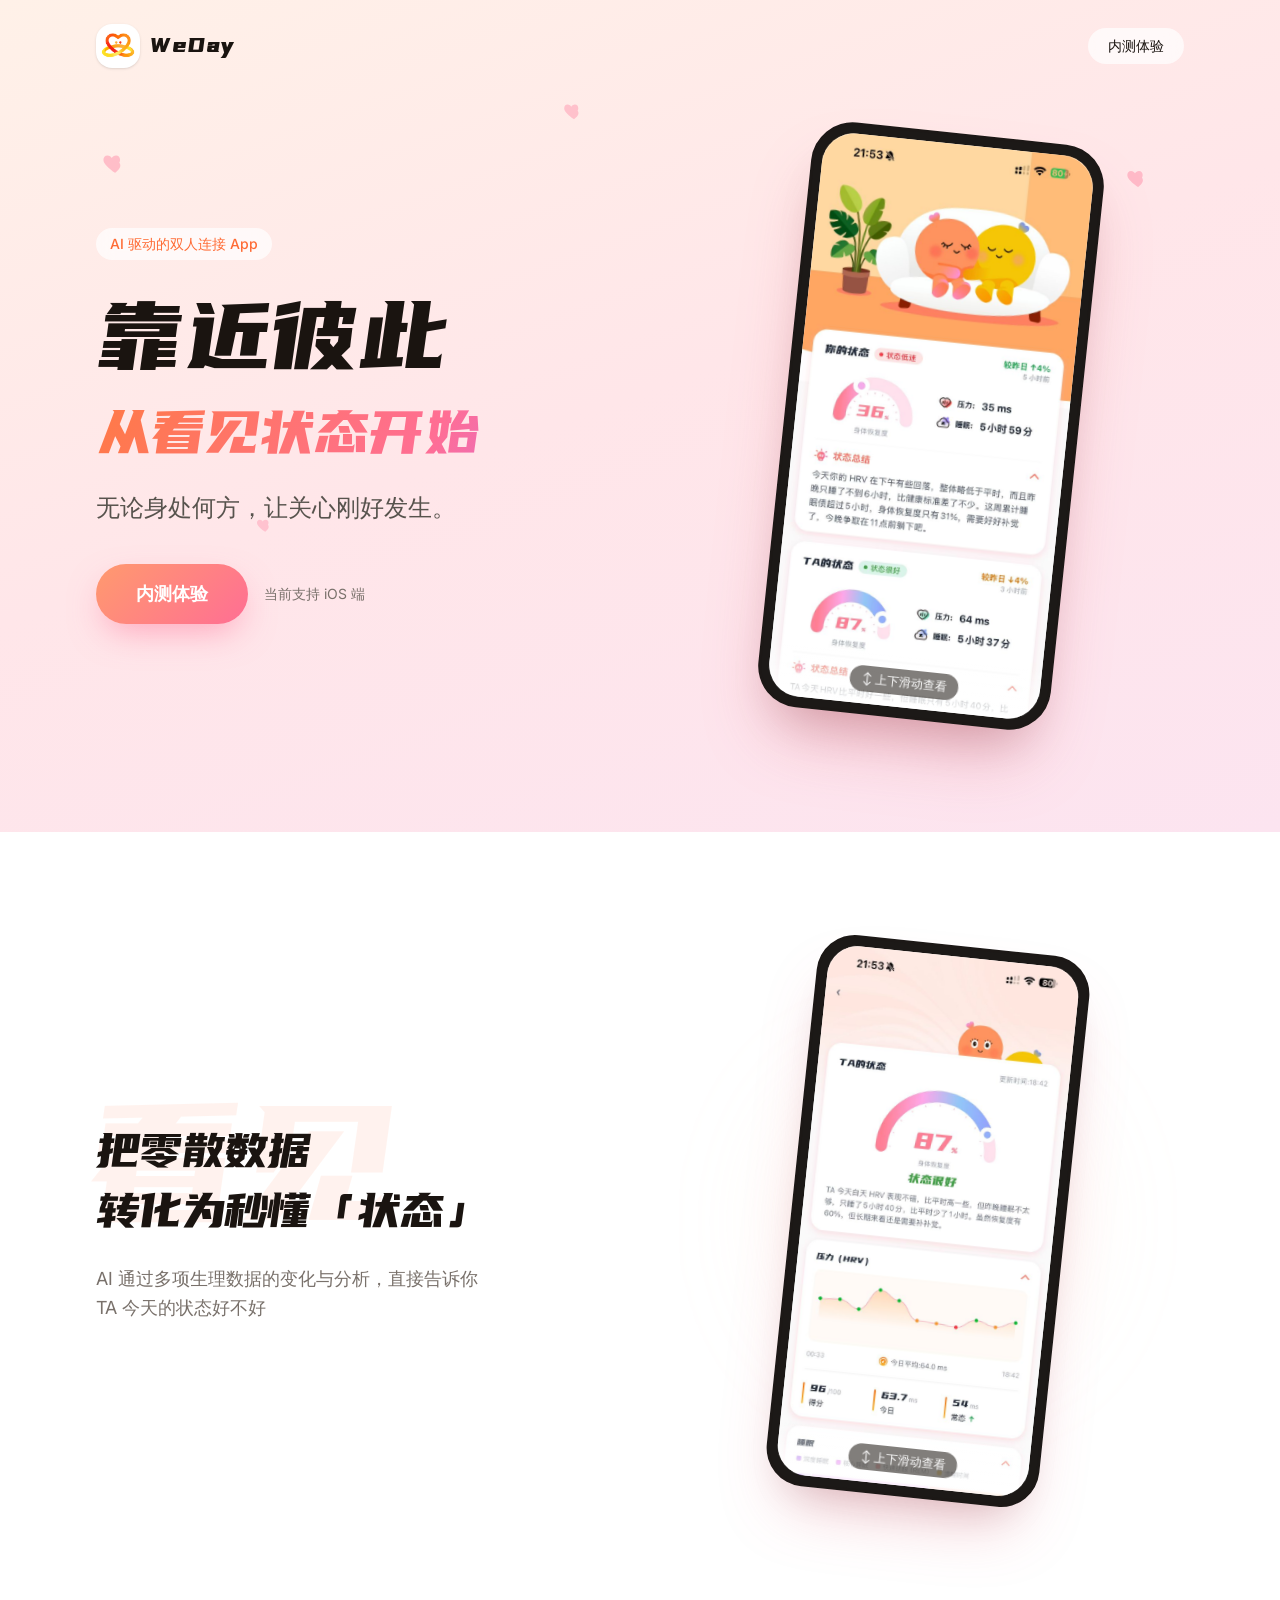
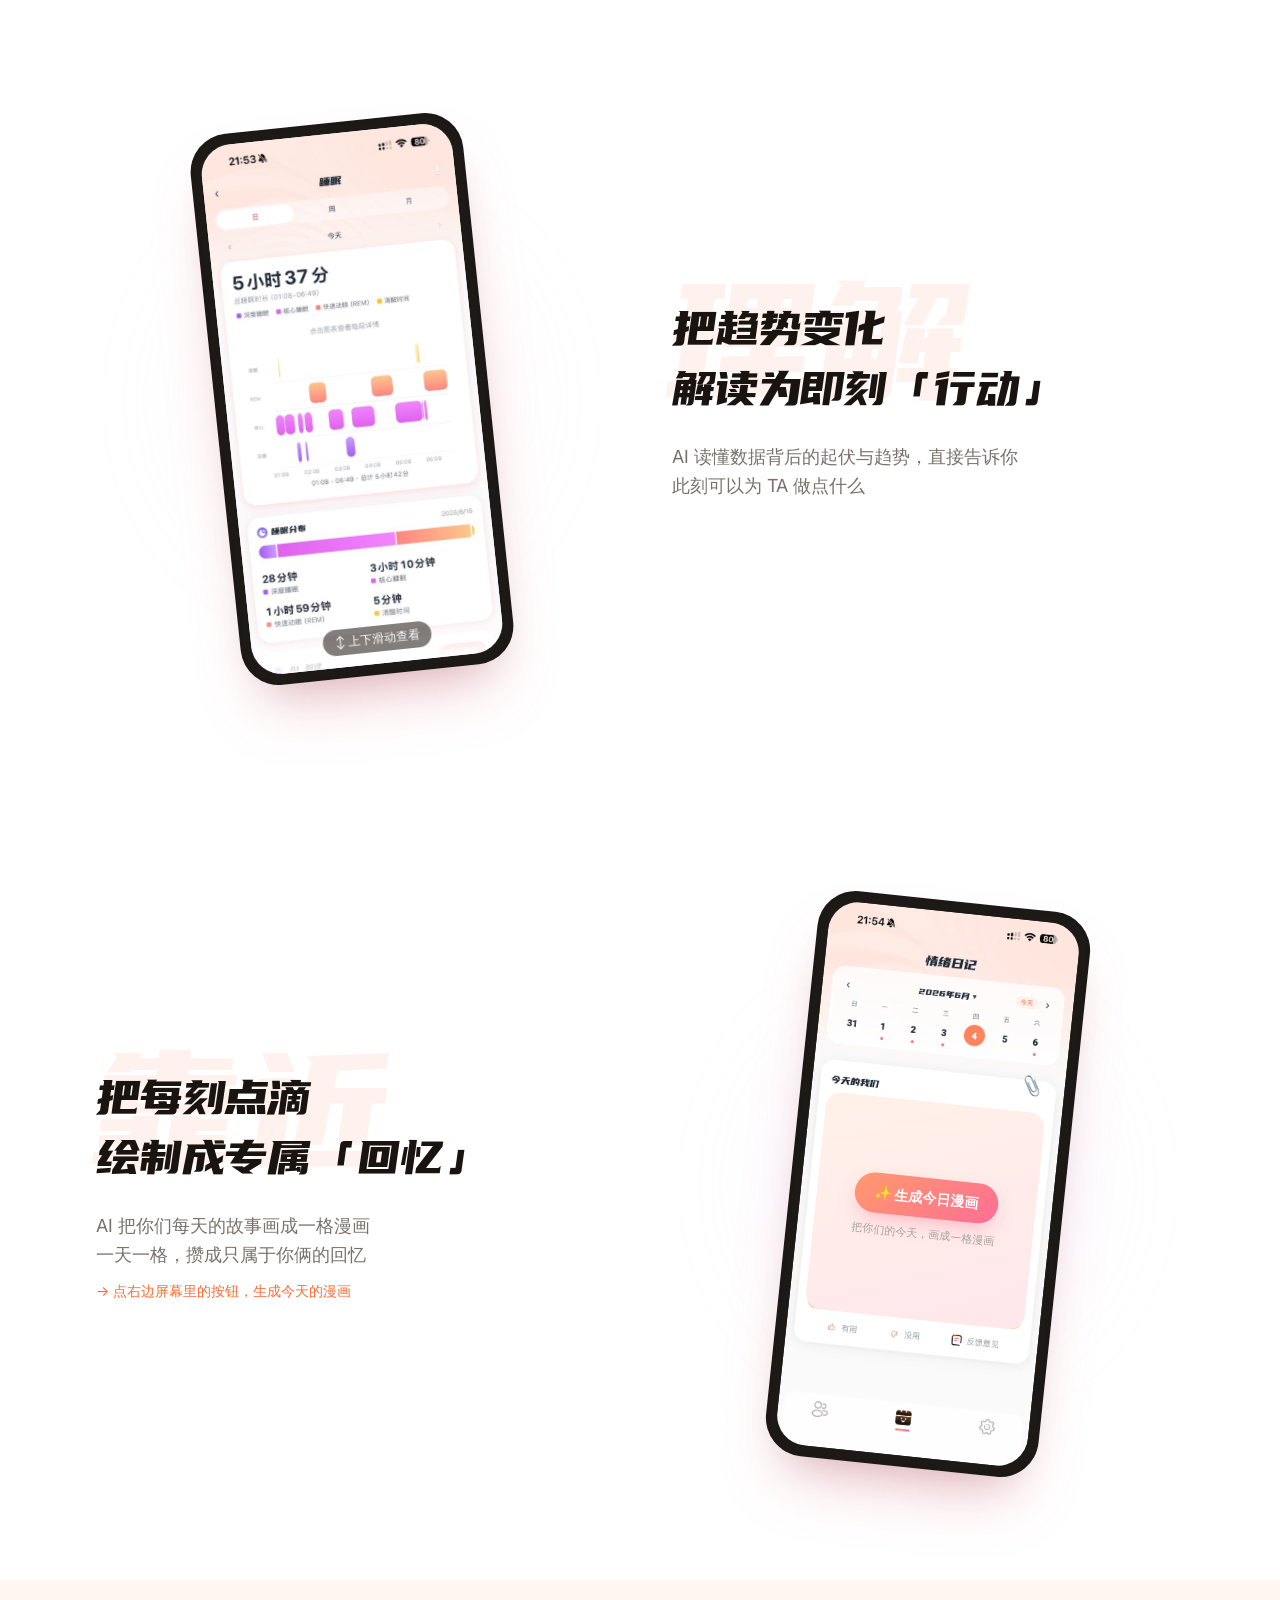
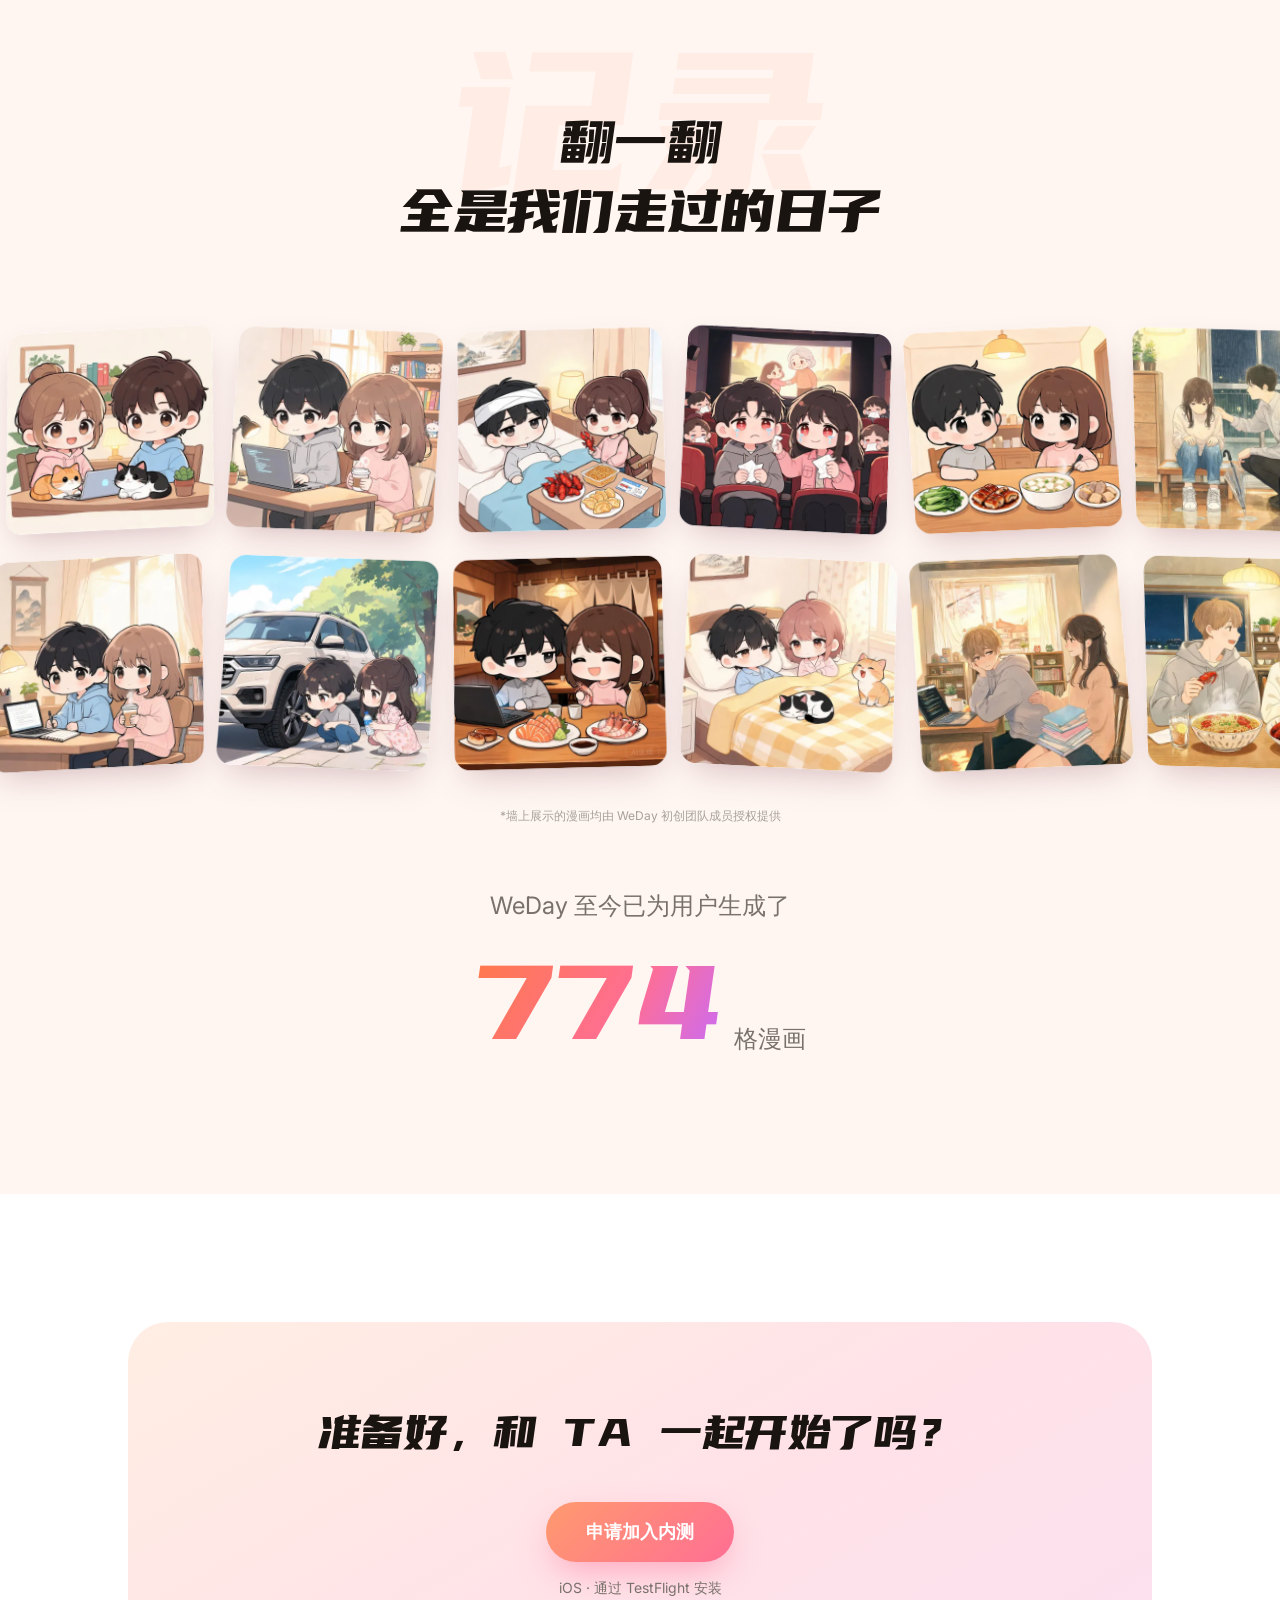
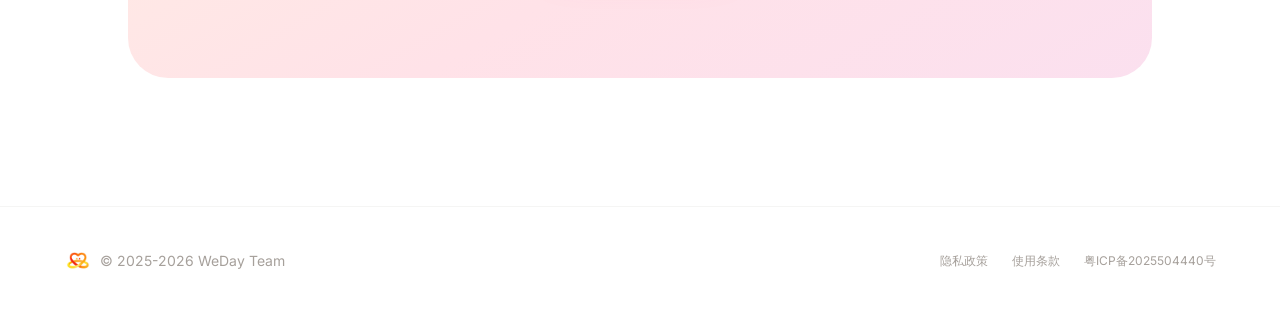
<file: index.html>
<!DOCTYPE html><html lang="zh-CN"> <head><meta charset="UTF-8"><meta name="viewport" content="width=device-width, initial-scale=1.0"><title>WeDay — 靠近彼此，从看见状态开始</title><meta name="description" content="WeDay 是一款 AI 驱动的情侣状态感知与陪伴 App，通过穿戴设备数据和 AI 分析，帮助异地或高压状态下的伴侣更及时地看见彼此、理解彼此、靠近彼此。"><meta property="og:title" content="WeDay — 靠近彼此，从看见状态开始"><meta property="og:description" content="WeDay 是一款 AI 驱动的情侣状态感知与陪伴 App，通过穿戴设备数据和 AI 分析，帮助异地或高压状态下的伴侣更及时地看见彼此、理解彼此、靠近彼此。"><meta property="og:type" content="website"><meta property="og:url" content="https://wedayapp.cn"><meta property="og:image" content="https://wedayapp.cn/assets/screens/home-comfort.png"><link rel="icon" type="image/png" href="/assets/wedayicon.png"><link rel="preconnect" href="https://fonts.googleapis.com"><link rel="preconnect" href="https://fonts.gstatic.com" crossorigin><link href="https://fonts.googleapis.com/css2?family=Inter:wght@400;500;600;700;900&family=Caveat:wght@500;700&display=swap" rel="stylesheet"><link rel="stylesheet" href="/_astro/Layout.BNLK3yub.css"></head> <body>  <section class="relative overflow-hidden" style="background: linear-gradient(160deg, #FFF1E8 0%, #FFE6E9 48%, #FCE4F0 100%);"> <!-- 浮动爱心 --> <svg class="float-soft pointer-events-none absolute" style="left:8%;top:18%;--r:-12deg;opacity:0.5;animation-delay:0s;" width="26" height="26" viewBox="0 0 24 24" fill="#FF8FA9" aria-hidden="true"> <path d="M12 21s-7.5-4.9-10-9.3C.4 8.6 1.7 5 5 5c2 0 3.2 1.2 4 2.3C9.8 6.2 11 5 13 5c3.3 0 4.6 3.6 3 6.7C19.5 16.1 12 21 12 21z"></path> </svg><svg class="float-soft pointer-events-none absolute" style="left:20%;top:62%;--r:8deg;opacity:0.4;animation-delay:1.2s;" width="18" height="18" viewBox="0 0 24 24" fill="#FF8FA9" aria-hidden="true"> <path d="M12 21s-7.5-4.9-10-9.3C.4 8.6 1.7 5 5 5c2 0 3.2 1.2 4 2.3C9.8 6.2 11 5 13 5c3.3 0 4.6 3.6 3 6.7C19.5 16.1 12 21 12 21z"></path> </svg><svg class="float-soft pointer-events-none absolute" style="left:44%;top:12%;--r:-6deg;opacity:0.45;animation-delay:2.1s;" width="22" height="22" viewBox="0 0 24 24" fill="#FF8FA9" aria-hidden="true"> <path d="M12 21s-7.5-4.9-10-9.3C.4 8.6 1.7 5 5 5c2 0 3.2 1.2 4 2.3C9.8 6.2 11 5 13 5c3.3 0 4.6 3.6 3 6.7C19.5 16.1 12 21 12 21z"></path> </svg><svg class="float-soft pointer-events-none absolute" style="left:60%;top:70%;--r:14deg;opacity:0.4;animation-delay:0.6s;" width="16" height="16" viewBox="0 0 24 24" fill="#FF8FA9" aria-hidden="true"> <path d="M12 21s-7.5-4.9-10-9.3C.4 8.6 1.7 5 5 5c2 0 3.2 1.2 4 2.3C9.8 6.2 11 5 13 5c3.3 0 4.6 3.6 3 6.7C19.5 16.1 12 21 12 21z"></path> </svg><svg class="float-soft pointer-events-none absolute" style="left:88%;top:20%;--r:10deg;opacity:0.5;animation-delay:1.8s;" width="24" height="24" viewBox="0 0 24 24" fill="#FF8FA9" aria-hidden="true"> <path d="M12 21s-7.5-4.9-10-9.3C.4 8.6 1.7 5 5 5c2 0 3.2 1.2 4 2.3C9.8 6.2 11 5 13 5c3.3 0 4.6 3.6 3 6.7C19.5 16.1 12 21 12 21z"></path> </svg><svg class="float-soft pointer-events-none absolute" style="left:76%;top:54%;--r:-10deg;opacity:0.4;animation-delay:2.6s;" width="20" height="20" viewBox="0 0 24 24" fill="#FF8FA9" aria-hidden="true"> <path d="M12 21s-7.5-4.9-10-9.3C.4 8.6 1.7 5 5 5c2 0 3.2 1.2 4 2.3C9.8 6.2 11 5 13 5c3.3 0 4.6 3.6 3 6.7C19.5 16.1 12 21 12 21z"></path> </svg> <!-- 导航 --> <nav class="relative z-10 mx-auto flex max-w-6xl items-center justify-between px-6 py-6 lg:px-8"> <div class="flex items-center gap-2.5"> <img src="/assets/weday-logo.png" alt="WeDay" class="h-11 w-11 rounded-2xl bg-white p-1 shadow-sm"> <span class="font-display text-2xl text-ink">WeDay</span> </div> <a href="#download" class="rounded-full bg-white/70 px-5 py-2 text-sm font-medium text-ink backdrop-blur transition-transform hover:scale-105">
内测体验
</a> </nav> <!-- 主体 --> <div class="relative z-10 mx-auto grid max-w-6xl items-center gap-10 px-6 pb-20 pt-6 lg:grid-cols-[1.05fr_0.95fr] lg:gap-6 lg:px-8 lg:pb-28 lg:pt-10"> <!-- 左：文案 --> <div class="reveal"> <span class="inline-flex items-center gap-1.5 rounded-full bg-white/70 px-3.5 py-1.5 text-sm font-medium text-brand backdrop-blur">
AI 驱动的双人连接 App
</span> <h1 class="font-display mt-6 tracking-tight"> <span class="block text-ink text-6xl leading-[1.08] sm:text-7xl lg:text-8xl">靠近彼此</span> <span class="text-gradient mt-2 block text-4xl leading-[1.2] sm:text-5xl lg:text-6xl">从看见状态开始</span> </h1> <p class="mt-6 text-xl text-stone-600 sm:text-2xl">无论身处何方，让关心刚好发生。</p> <div class="mt-10 flex flex-wrap items-center gap-4"> <a href="#download" class="inline-flex items-center rounded-full px-10 py-4 text-lg font-bold text-white transition-all hover:-translate-y-0.5" style="background: linear-gradient(135deg, #FF9A6E, #FF6E94); box-shadow: 0 14px 34px -8px rgba(255,110,148,0.55);">
内测体验
</a> <span class="text-sm text-stone-500">当前支持 iOS 端</span> </div> </div> <!-- 右：斜置悬浮手机（框内可手动滚动） --> <div class="reveal relative flex min-h-[480px] items-center justify-center"> <div class="relative z-10 rounded-[2.6rem] border-[3px] border-stone-900/90 bg-stone-900 p-2" style="transform: rotate(6deg); box-shadow: 0 40px 70px -20px rgba(220,90,110,0.4), 0 30px 50px -25px rgba(0,0,0,0.2);"> <div class="phone-window relative overflow-hidden rounded-[2.0rem] bg-white" style="width:272px; height:566px;"> <div class="phone-scroll-area h-full w-full"> <img src="/assets/screens/hero.jpg" alt="WeDay 首页：你的状态 / TA 的状态" style="width:100%; display:block;"> </div> <div class="phone-fade"></div> <span class="phone-hint">↕ 上下滑动查看</span> </div> </div> </div> </div> </section>  <section class="relative overflow-hidden"> <div class="mx-auto max-w-6xl px-6 py-20 lg:px-8 lg:py-28"> <div class="grid items-center gap-12 lg:grid-cols-2 lg:gap-16"> <!-- 文案 + 背后大字水印 --> <div class="relative "> <span class="font-display pointer-events-none absolute -top-10 -left-2 select-none leading-none text-brand" style="font-size: clamp(88px, 13vw, 168px); opacity: 0.08;" aria-hidden="true"> 看见 </span> <div class="reveal relative"> <h2 class="font-display text-4xl leading-tight tracking-tight text-ink sm:text-5xl"> 把零散数据<br>转化为秒懂「状态」 </h2> <p class="mt-6 max-w-md text-lg leading-relaxed text-stone-500"> AI 通过多项生理数据的变化与分析，直接告诉你<br>TA 今天的状态好不好 </p> </div> </div> <!-- 斜置手机 --> <div class="reveal flex justify-center "> <div class="relative"> <div class="pointer-events-none absolute left-1/2 top-1/2 h-80 w-80 -translate-x-1/2 -translate-y-1/2 rounded-full opacity-50 blur-3xl" style="background: radial-gradient(circle, #FFD9C2 0%, transparent 70%);"></div> <div class="relative rounded-[2.4rem] border-[3px] border-stone-900/90 bg-stone-900 p-2" style="transform: rotate(6deg); box-shadow: 0 36px 64px -22px rgba(220,90,110,0.35), 0 24px 44px -28px rgba(0,0,0,0.2);"> <div class="phone-window relative overflow-hidden rounded-[1.9rem] bg-white" style="width:252px; height:532px;">  <div class="phone-scroll-area h-full w-full"> <img src="/assets/screens/see.jpg" alt="状态详情" style="width:100%; display:block;"> </div> <div class="phone-fade"></div> <span class="phone-hint">↕ 上下滑动查看</span>  </div> </div> </div> </div> </div> </div> </section> <section class="relative overflow-hidden"> <div class="mx-auto max-w-6xl px-6 py-20 lg:px-8 lg:py-28"> <div class="grid items-center gap-12 lg:grid-cols-2 lg:gap-16"> <!-- 文案 + 背后大字水印 --> <div class="relative lg:order-2"> <span class="font-display pointer-events-none absolute -top-10 -left-2 select-none leading-none text-brand" style="font-size: clamp(88px, 13vw, 168px); opacity: 0.08;" aria-hidden="true"> 理解 </span> <div class="reveal relative"> <h2 class="font-display text-4xl leading-tight tracking-tight text-ink sm:text-5xl"> 把趋势变化<br>解读为即刻「行动」 </h2> <p class="mt-6 max-w-md text-lg leading-relaxed text-stone-500"> AI 读懂数据背后的起伏与趋势，直接告诉你<br>此刻可以为 TA 做点什么 </p> </div> </div> <!-- 斜置手机 --> <div class="reveal flex justify-center lg:order-1"> <div class="relative"> <div class="pointer-events-none absolute left-1/2 top-1/2 h-80 w-80 -translate-x-1/2 -translate-y-1/2 rounded-full opacity-50 blur-3xl" style="background: radial-gradient(circle, #FFD3E0 0%, transparent 70%);"></div> <div class="relative rounded-[2.4rem] border-[3px] border-stone-900/90 bg-stone-900 p-2" style="transform: rotate(-6deg); box-shadow: 0 36px 64px -22px rgba(220,90,110,0.35), 0 24px 44px -28px rgba(0,0,0,0.2);"> <div class="phone-window relative overflow-hidden rounded-[1.9rem] bg-white" style="width:252px; height:532px;">  <div class="phone-scroll-area h-full w-full"> <img src="/assets/screens/understand.jpg" alt="AI 解读" style="width:100%; display:block;"> </div> <div class="phone-fade"></div> <span class="phone-hint">↕ 上下滑动查看</span>  </div> </div> </div> </div> </div> </div> </section> <section class="relative overflow-hidden"> <div class="mx-auto max-w-6xl px-6 py-20 lg:px-8 lg:py-28"> <div class="grid items-center gap-12 lg:grid-cols-2 lg:gap-16"> <!-- 文案 + 水印 --> <div class="relative"> <span class="font-display pointer-events-none absolute -top-10 -left-2 select-none leading-none text-brand" style="font-size: clamp(88px, 13vw, 168px); opacity: 0.08;" aria-hidden="true">
靠近
</span> <div class="reveal relative"> <h2 class="font-display text-4xl leading-tight tracking-tight text-ink sm:text-5xl">
把每刻点滴<br>绘制成专属「回忆」
</h2> <p class="mt-6 max-w-md text-lg leading-relaxed text-stone-500">
AI 把你们每天的故事画成一格漫画<br>一天一格，攒成只属于你俩的回忆
</p> <p class="mt-3 text-sm text-brand">→ 点右边屏幕里的按钮，生成今天的漫画</p> </div> </div> <!-- 真截图手机 + 漫画热区 --> <div class="reveal flex justify-center"> <div class="relative"> <div class="pointer-events-none absolute left-1/2 top-1/2 h-80 w-80 -translate-x-1/2 -translate-y-1/2 rounded-full opacity-50 blur-3xl" style="background: radial-gradient(circle, #E7D6FF 0%, transparent 70%);"></div> <div class="relative rounded-[2.4rem] border-[3px] border-stone-900/90 bg-stone-900 p-2" style="transform: rotate(6deg); box-shadow: 0 36px 64px -22px rgba(220,90,110,0.35), 0 24px 44px -28px rgba(0,0,0,0.2);"> <div class="relative overflow-hidden rounded-[1.9rem] bg-white" style="width:252px; height:546px;"> <img src="/assets/screens/closer.webp" alt="WeDay 情绪日记：今天的我们" style="width:100%; display:block;"> <style>astro-island,astro-slot,astro-static-slot{display:contents}</style><script>(()=>{var a=(s,i,o)=>{let r=async()=>{await(await s())()},t=typeof i.value=="object"?i.value:void 0,c={rootMargin:t==null?void 0:t.rootMargin},n=new IntersectionObserver(e=>{for(let l of e)if(l.isIntersecting){n.disconnect(),r();break}},c);for(let e of o.children)n.observe(e)};(self.Astro||(self.Astro={})).visible=a;window.dispatchEvent(new Event("astro:visible"));})();</script><script>(()=>{var g=Object.defineProperty;var w=(c,s,d)=>s in c?g(c,s,{enumerable:!0,configurable:!0,writable:!0,value:d}):c[s]=d;var l=(c,s,d)=>w(c,typeof s!="symbol"?s+"":s,d);var E=new Set(["__proto__","constructor","prototype"]);{let c={0:t=>y(t),1:t=>d(t),2:t=>new RegExp(t),3:t=>new Date(t),4:t=>new Map(d(t)),5:t=>new Set(d(t)),6:t=>BigInt(t),7:t=>new URL(t),8:t=>new Uint8Array(t),9:t=>new Uint16Array(t),10:t=>new Uint32Array(t),11:t=>Number.POSITIVE_INFINITY*t},s=t=>{let[p,e]=t;return p in c?c[p](e):void 0},d=t=>t.map(s),y=t=>typeof t!="object"||t===null?t:Object.fromEntries(Object.entries(t).map(([p,e])=>[p,s(e)]));class f extends HTMLElement{constructor(){super(...arguments);l(this,"Component");l(this,"hydrator");l(this,"hydrate",async()=>{var b;if(!this.hydrator||!this.isConnected)return;let e=(b=this.parentElement)==null?void 0:b.closest("astro-island[ssr]");if(e){e.addEventListener("astro:hydrate",this.hydrate,{once:!0});return}let n=this.querySelectorAll("astro-slot"),r={},i=this.querySelectorAll("template[data-astro-template]");for(let o of i){let a=o.closest(this.tagName);a!=null&&a.isSameNode(this)&&(r[o.getAttribute("data-astro-template")||"default"]=o.innerHTML,o.remove())}for(let o of n){let a=o.closest(this.tagName);a!=null&&a.isSameNode(this)&&(r[o.getAttribute("name")||"default"]=o.innerHTML)}let u;try{u=this.hasAttribute("props")?y(JSON.parse(this.getAttribute("props"))):{}}catch(o){let a=this.getAttribute("component-url")||"<unknown>",v=this.getAttribute("component-export");throw v&&(a+=` (export ${v})`),console.error(`[hydrate] Error parsing props for component ${a}`,this.getAttribute("props"),o),o}let h;await this.hydrator(this)(this.Component,u,r,{client:this.getAttribute("client")}),this.removeAttribute("ssr"),this.dispatchEvent(new CustomEvent("astro:hydrate"))});l(this,"unmount",()=>{this.isConnected||this.dispatchEvent(new CustomEvent("astro:unmount"))})}disconnectedCallback(){document.removeEventListener("astro:after-swap",this.unmount),document.addEventListener("astro:after-swap",this.unmount,{once:!0})}connectedCallback(){if(!this.hasAttribute("await-children")||document.readyState==="interactive"||document.readyState==="complete")this.childrenConnectedCallback();else{let e=()=>{document.removeEventListener("DOMContentLoaded",e),n.disconnect(),this.childrenConnectedCallback()},n=new MutationObserver(()=>{var r;((r=this.lastChild)==null?void 0:r.nodeType)===Node.COMMENT_NODE&&this.lastChild.nodeValue==="astro:end"&&(this.lastChild.remove(),e())});n.observe(this,{childList:!0}),document.addEventListener("DOMContentLoaded",e)}}async childrenConnectedCallback(){let e=this.getAttribute("before-hydration-url");e&&await import(e),this.start()}getRetryImportUrl(e){let n=new URL(e,document.baseURI),r=`astro-retry=${Date.now()}`,i=n.hash.replace(/^#/,"");return n.hash=i?`${i}&${r}`:r,n.toString()}async importWithRetry(e){try{return await import(e)}catch(n){return await new Promise(r=>setTimeout(r,1e3)),import(this.getRetryImportUrl(e))}}handleHydrationError(e){let n=this.getAttribute("component-url"),r=new CustomEvent("astro:hydration-error",{cancelable:!0,bubbles:!0,composed:!0,detail:{error:e,componentUrl:n}});this.dispatchEvent(r)&&console.error(`[astro-island] Error hydrating ${n}`,e)}async start(){let e=JSON.parse(this.getAttribute("opts")),n=this.getAttribute("client");if(Astro[n]===void 0){window.addEventListener(`astro:${n}`,()=>this.start(),{once:!0});return}try{await Astro[n](async()=>{let r=this.getAttribute("renderer-url");try{let[i,{default:u}]=await Promise.all([this.importWithRetry(this.getAttribute("component-url")),r?this.importWithRetry(r):Promise.resolve({default:()=>()=>{}})]),h=this.getAttribute("component-export")||"default";if(h.includes(".")){this.Component=i;for(let m of h.split(".")){if(E.has(m)||!this.Component||typeof this.Component!="object"&&typeof this.Component!="function"||!Object.hasOwn(this.Component,m))throw new Error(`Invalid component export path: ${h}`);this.Component=this.Component[m]}}else{if(E.has(h))throw new Error(`Invalid component export path: ${h}`);this.Component=i[h]}return this.hydrator=u,this.hydrate}catch(i){return this.handleHydrationError(i),()=>{}}},e,this)}catch(r){this.handleHydrationError(r)}}attributeChangedCallback(){this.hydrate()}}l(f,"observedAttributes",["props"]),customElements.get("astro-island")||customElements.define("astro-island",f)}})();</script><astro-island uid="1Xdjjt" prefix="r1" component-url="/_astro/ComicHotspot.BrsIO9zS.js" component-export="default" renderer-url="/_astro/client.CT7_ahLI.js" props="{&quot;comicSrc&quot;:[0,&quot;/assets/screens/closer-comic.jpg&quot;]}" ssr client="visible" opts="{&quot;name&quot;:&quot;ComicHotspot&quot;,&quot;value&quot;:true}" await-children><div class="absolute overflow-hidden" style="top:35%;left:6.5%;width:87%;height:40%;border-radius:16px;position:absolute"><button class="absolute inset-0 flex flex-col items-center justify-center gap-2" style="background:linear-gradient(160deg, #FFF1E8, #FFE7EC);opacity:1;cursor:pointer"><span class="rounded-full px-5 py-2.5 text-sm font-bold text-white" style="background:linear-gradient(135deg, #FF9A6E, #FF6E94);box-shadow:0 8px 20px -6px rgba(255,110,148,0.5)">✨ 生成今日漫画</span><span class="px-4 text-center text-[11px] leading-relaxed text-stone-400">把你们的今天，画成一格漫画</span></button></div><!--astro:end--></astro-island> </div> </div> </div> </div> </div> </div> </section> <section class="relative overflow-hidden bg-cream py-24 sm:py-32"> <span class="font-display pointer-events-none absolute left-1/2 top-10 -translate-x-1/2 select-none leading-none text-brand" style="font-size: clamp(96px, 16vw, 220px); opacity: 0.06;" aria-hidden="true">
记录
</span> <div class="relative mx-auto max-w-3xl px-6 text-center"> <h2 class="reveal font-display text-4xl leading-[1.15] tracking-tight text-ink sm:text-5xl lg:text-6xl">
翻一翻<br>全是我们走过的日子
</h2> </div> <!-- 漫画墙:整宽出血,B 透视斜面双排反向滚动 --> <div class="reveal relative mt-16"> <astro-island uid="Zbcn2s" prefix="r3" component-url="/_astro/ComicWall.CW-bafy3.js" component-export="default" renderer-url="/_astro/client.CT7_ahLI.js" props="{&quot;comics&quot;:[1,[[0,{&quot;src&quot;:[0,&quot;/_astro/2026-05-08-16da37ba.3iIJShFi_22aRHs.webp&quot;],&quot;date&quot;:[0,&quot;5月8日&quot;]}],[0,{&quot;src&quot;:[0,&quot;/_astro/2026-05-11-50badc29.6UAWVpSr_1tga24.webp&quot;],&quot;date&quot;:[0,&quot;5月11日&quot;]}],[0,{&quot;src&quot;:[0,&quot;/_astro/2026-05-13-ee8ca26d.CAUkvW_E_1gliFq.webp&quot;],&quot;date&quot;:[0,&quot;5月13日&quot;]}],[0,{&quot;src&quot;:[0,&quot;/_astro/2026-05-14-dd922a71.CHBO_WB0_10JhhV.webp&quot;],&quot;date&quot;:[0,&quot;5月14日&quot;]}],[0,{&quot;src&quot;:[0,&quot;/_astro/2026-05-15-6e111c15.DSKF13jD_ZF51dj.webp&quot;],&quot;date&quot;:[0,&quot;5月15日&quot;]}],[0,{&quot;src&quot;:[0,&quot;/_astro/2026-05-15-c32dfb78.DTTbrxTR_23gm9j.webp&quot;],&quot;date&quot;:[0,&quot;5月15日&quot;]}],[0,{&quot;src&quot;:[0,&quot;/_astro/2026-05-16-5d193a2e.BzkJ_-kn_2la4Ff.webp&quot;],&quot;date&quot;:[0,&quot;5月16日&quot;]}],[0,{&quot;src&quot;:[0,&quot;/_astro/2026-05-16-6463108a.DZz66rv6_2dcbci.webp&quot;],&quot;date&quot;:[0,&quot;5月16日&quot;]}],[0,{&quot;src&quot;:[0,&quot;/_astro/2026-05-17-2e96a269.kzJT7W9l_aUHuT.webp&quot;],&quot;date&quot;:[0,&quot;5月17日&quot;]}],[0,{&quot;src&quot;:[0,&quot;/_astro/2026-05-18-21728e17.LY7OTJja_B1Q7D.webp&quot;],&quot;date&quot;:[0,&quot;5月18日&quot;]}],[0,{&quot;src&quot;:[0,&quot;/_astro/2026-05-18-6a5dddd8.DGKNgdmg_Z1nFpOa.webp&quot;],&quot;date&quot;:[0,&quot;5月18日&quot;]}],[0,{&quot;src&quot;:[0,&quot;/_astro/2026-05-19-315b71d7.B3vgxSB5_cdche.webp&quot;],&quot;date&quot;:[0,&quot;5月19日&quot;]}],[0,{&quot;src&quot;:[0,&quot;/_astro/2026-05-19-b51e478f.BUEg9nPb_Z2ukKJJ.webp&quot;],&quot;date&quot;:[0,&quot;5月19日&quot;]}],[0,{&quot;src&quot;:[0,&quot;/_astro/2026-05-20-e673b32e.C3jjDhyN_ZNDiIk.webp&quot;],&quot;date&quot;:[0,&quot;5月20日&quot;]}],[0,{&quot;src&quot;:[0,&quot;/_astro/2026-05-21-decdf404.B1lzr6gR_Z13FBhK.webp&quot;],&quot;date&quot;:[0,&quot;5月21日&quot;]}],[0,{&quot;src&quot;:[0,&quot;/_astro/2026-05-22-71d9eea3.B1bgMnns_Z2sNcEQ.webp&quot;],&quot;date&quot;:[0,&quot;5月22日&quot;]}],[0,{&quot;src&quot;:[0,&quot;/_astro/2026-05-23-524fa9a7.DJqtmITb_28EweH.webp&quot;],&quot;date&quot;:[0,&quot;5月23日&quot;]}],[0,{&quot;src&quot;:[0,&quot;/_astro/2026-05-23-d9e552f1.B-K8oVXx_1mTwiD.webp&quot;],&quot;date&quot;:[0,&quot;5月23日&quot;]}],[0,{&quot;src&quot;:[0,&quot;/_astro/2026-05-24-5c985fe6.BRt7jv29_1HIULu.webp&quot;],&quot;date&quot;:[0,&quot;5月24日&quot;]}],[0,{&quot;src&quot;:[0,&quot;/_astro/2026-05-25-60eb1663.BliVFZcj_Z22kXI1.webp&quot;],&quot;date&quot;:[0,&quot;5月25日&quot;]}],[0,{&quot;src&quot;:[0,&quot;/_astro/2026-05-26-7c00a69b.BDnlQRxz_7FUDG.webp&quot;],&quot;date&quot;:[0,&quot;5月26日&quot;]}],[0,{&quot;src&quot;:[0,&quot;/_astro/2026-05-27-cf74a278.bi9VPaDS_W3dbK.webp&quot;],&quot;date&quot;:[0,&quot;5月27日&quot;]}],[0,{&quot;src&quot;:[0,&quot;/_astro/2026-05-28-6fde80ba.BmjaIyEH_1s7uYx.webp&quot;],&quot;date&quot;:[0,&quot;5月28日&quot;]}],[0,{&quot;src&quot;:[0,&quot;/_astro/2026-05-28-ca98d350.BMTmVOmI_Z1eI9vF.webp&quot;],&quot;date&quot;:[0,&quot;5月28日&quot;]}],[0,{&quot;src&quot;:[0,&quot;/_astro/2026-05-30-0bbd2c3f.D2EDNOeA_9CKCw.webp&quot;],&quot;date&quot;:[0,&quot;5月30日&quot;]}],[0,{&quot;src&quot;:[0,&quot;/_astro/2026-05-30-6f1ed9a0.BhhaMzIv_Z2ismsQ.webp&quot;],&quot;date&quot;:[0,&quot;5月30日&quot;]}],[0,{&quot;src&quot;:[0,&quot;/_astro/2026-05-31-dfe2640c.sdqkT2-z_Z2dyTUM.webp&quot;],&quot;date&quot;:[0,&quot;5月31日&quot;]}],[0,{&quot;src&quot;:[0,&quot;/_astro/2026-06-02-1f957e10.COhdp3DP_CbsHm.webp&quot;],&quot;date&quot;:[0,&quot;6月2日&quot;]}],[0,{&quot;src&quot;:[0,&quot;/_astro/2026-06-02-5e7d0597.BsV_JCYb_1q6S7X.webp&quot;],&quot;date&quot;:[0,&quot;6月2日&quot;]}],[0,{&quot;src&quot;:[0,&quot;/_astro/2026-06-03-995b5bb3.ChS_TY7M_QDKlx.webp&quot;],&quot;date&quot;:[0,&quot;6月3日&quot;]}],[0,{&quot;src&quot;:[0,&quot;/_astro/2026-06-04-3aa30b2f.BJEqOG5e_1tU5kG.webp&quot;],&quot;date&quot;:[0,&quot;6月4日&quot;]}],[0,{&quot;src&quot;:[0,&quot;/_astro/2026-06-06-3fd90424.DhifjDYJ_16YvrO.webp&quot;],&quot;date&quot;:[0,&quot;6月6日&quot;]}],[0,{&quot;src&quot;:[0,&quot;/_astro/2026-06-07-44711ea6.DT4zo3NT_2oRwjl.webp&quot;],&quot;date&quot;:[0,&quot;6月7日&quot;]}],[0,{&quot;src&quot;:[0,&quot;/_astro/2026-06-08-918f358a.DOSJ74uQ_ZY40If.webp&quot;],&quot;date&quot;:[0,&quot;6月8日&quot;]}],[0,{&quot;src&quot;:[0,&quot;/_astro/2026-06-10-0605de5e.CVi0SQtS_tiTuh.webp&quot;],&quot;date&quot;:[0,&quot;6月10日&quot;]}],[0,{&quot;src&quot;:[0,&quot;/_astro/2026-06-10-962ef9f5.JLv7-JjG_DSKz3.webp&quot;],&quot;date&quot;:[0,&quot;6月10日&quot;]}],[0,{&quot;src&quot;:[0,&quot;/_astro/2026-06-11-d08b92e1.DQNTEhOI_1EcpL3.webp&quot;],&quot;date&quot;:[0,&quot;6月11日&quot;]}],[0,{&quot;src&quot;:[0,&quot;/_astro/2026-06-12-1de9df3c.mQ2UtNiQ_Z2oBT15.webp&quot;],&quot;date&quot;:[0,&quot;6月12日&quot;]}],[0,{&quot;src&quot;:[0,&quot;/_astro/2026-06-13-538740ce.BEMw_PUE_Z1JtU9w.webp&quot;],&quot;date&quot;:[0,&quot;6月13日&quot;]}]]]}" ssr client="visible" opts="{&quot;name&quot;:&quot;ComicWall&quot;,&quot;value&quot;:true}" await-children><div style="perspective:1600px"><div class="flex flex-col gap-1" style="transform:rotateX(9deg);transform-style:preserve-3d"><div class="flex w-max gap-5 py-3" style="animation:marquee-left 64s linear infinite"><div class="comic-card group relative shrink-0 overflow-hidden rounded-2xl bg-white transition-transform duration-300 hover:z-10 hover:!rotate-0 hover:scale-105" style="transform:rotate(-3deg);box-shadow:0 14px 34px -12px rgba(120,60,80,0.35)"><img src="/_astro/2026-05-08-16da37ba.3iIJShFi_22aRHs.webp" alt="WeDay 情侣漫画" class="h-44 w-auto object-cover sm:h-52" loading="lazy" draggable="false"/><div class="comic-date pointer-events-none absolute inset-x-0 bottom-0 flex items-end justify-center pb-2.5 pt-8 text-sm font-medium text-white opacity-0 transition-opacity duration-300 group-hover:opacity-100">5月8日</div></div><div class="comic-card group relative shrink-0 overflow-hidden rounded-2xl bg-white transition-transform duration-300 hover:z-10 hover:!rotate-0 hover:scale-105" style="transform:rotate(2deg);box-shadow:0 14px 34px -12px rgba(120,60,80,0.35)"><img src="/_astro/2026-05-13-ee8ca26d.CAUkvW_E_1gliFq.webp" alt="WeDay 情侣漫画" class="h-44 w-auto object-cover sm:h-52" loading="lazy" draggable="false"/><div class="comic-date pointer-events-none absolute inset-x-0 bottom-0 flex items-end justify-center pb-2.5 pt-8 text-sm font-medium text-white opacity-0 transition-opacity duration-300 group-hover:opacity-100">5月13日</div></div><div class="comic-card group relative shrink-0 overflow-hidden rounded-2xl bg-white transition-transform duration-300 hover:z-10 hover:!rotate-0 hover:scale-105" style="transform:rotate(-1.5deg);box-shadow:0 14px 34px -12px rgba(120,60,80,0.35)"><img src="/_astro/2026-05-15-6e111c15.DSKF13jD_ZF51dj.webp" alt="WeDay 情侣漫画" class="h-44 w-auto object-cover sm:h-52" loading="lazy" draggable="false"/><div class="comic-date pointer-events-none absolute inset-x-0 bottom-0 flex items-end justify-center pb-2.5 pt-8 text-sm font-medium text-white opacity-0 transition-opacity duration-300 group-hover:opacity-100">5月15日</div></div><div class="comic-card group relative shrink-0 overflow-hidden rounded-2xl bg-white transition-transform duration-300 hover:z-10 hover:!rotate-0 hover:scale-105" style="transform:rotate(3deg);box-shadow:0 14px 34px -12px rgba(120,60,80,0.35)"><img src="/_astro/2026-05-16-5d193a2e.BzkJ_-kn_2la4Ff.webp" alt="WeDay 情侣漫画" class="h-44 w-auto object-cover sm:h-52" loading="lazy" draggable="false"/><div class="comic-date pointer-events-none absolute inset-x-0 bottom-0 flex items-end justify-center pb-2.5 pt-8 text-sm font-medium text-white opacity-0 transition-opacity duration-300 group-hover:opacity-100">5月16日</div></div><div class="comic-card group relative shrink-0 overflow-hidden rounded-2xl bg-white transition-transform duration-300 hover:z-10 hover:!rotate-0 hover:scale-105" style="transform:rotate(-2.5deg);box-shadow:0 14px 34px -12px rgba(120,60,80,0.35)"><img src="/_astro/2026-05-17-2e96a269.kzJT7W9l_aUHuT.webp" alt="WeDay 情侣漫画" class="h-44 w-auto object-cover sm:h-52" loading="lazy" draggable="false"/><div class="comic-date pointer-events-none absolute inset-x-0 bottom-0 flex items-end justify-center pb-2.5 pt-8 text-sm font-medium text-white opacity-0 transition-opacity duration-300 group-hover:opacity-100">5月17日</div></div><div class="comic-card group relative shrink-0 overflow-hidden rounded-2xl bg-white transition-transform duration-300 hover:z-10 hover:!rotate-0 hover:scale-105" style="transform:rotate(1.5deg);box-shadow:0 14px 34px -12px rgba(120,60,80,0.35)"><img src="/_astro/2026-05-18-6a5dddd8.DGKNgdmg_Z1nFpOa.webp" alt="WeDay 情侣漫画" class="h-44 w-auto object-cover sm:h-52" loading="lazy" draggable="false"/><div class="comic-date pointer-events-none absolute inset-x-0 bottom-0 flex items-end justify-center pb-2.5 pt-8 text-sm font-medium text-white opacity-0 transition-opacity duration-300 group-hover:opacity-100">5月18日</div></div><div class="comic-card group relative shrink-0 overflow-hidden rounded-2xl bg-white transition-transform duration-300 hover:z-10 hover:!rotate-0 hover:scale-105" style="transform:rotate(-2deg);box-shadow:0 14px 34px -12px rgba(120,60,80,0.35)"><img src="/_astro/2026-05-19-b51e478f.BUEg9nPb_Z2ukKJJ.webp" alt="WeDay 情侣漫画" class="h-44 w-auto object-cover sm:h-52" loading="lazy" draggable="false"/><div class="comic-date pointer-events-none absolute inset-x-0 bottom-0 flex items-end justify-center pb-2.5 pt-8 text-sm font-medium text-white opacity-0 transition-opacity duration-300 group-hover:opacity-100">5月19日</div></div><div class="comic-card group relative shrink-0 overflow-hidden rounded-2xl bg-white transition-transform duration-300 hover:z-10 hover:!rotate-0 hover:scale-105" style="transform:rotate(2.5deg);box-shadow:0 14px 34px -12px rgba(120,60,80,0.35)"><img src="/_astro/2026-05-21-decdf404.B1lzr6gR_Z13FBhK.webp" alt="WeDay 情侣漫画" class="h-44 w-auto object-cover sm:h-52" loading="lazy" draggable="false"/><div class="comic-date pointer-events-none absolute inset-x-0 bottom-0 flex items-end justify-center pb-2.5 pt-8 text-sm font-medium text-white opacity-0 transition-opacity duration-300 group-hover:opacity-100">5月21日</div></div><div class="comic-card group relative shrink-0 overflow-hidden rounded-2xl bg-white transition-transform duration-300 hover:z-10 hover:!rotate-0 hover:scale-105" style="transform:rotate(-1deg);box-shadow:0 14px 34px -12px rgba(120,60,80,0.35)"><img src="/_astro/2026-05-23-524fa9a7.DJqtmITb_28EweH.webp" alt="WeDay 情侣漫画" class="h-44 w-auto object-cover sm:h-52" loading="lazy" draggable="false"/><div class="comic-date pointer-events-none absolute inset-x-0 bottom-0 flex items-end justify-center pb-2.5 pt-8 text-sm font-medium text-white opacity-0 transition-opacity duration-300 group-hover:opacity-100">5月23日</div></div><div class="comic-card group relative shrink-0 overflow-hidden rounded-2xl bg-white transition-transform duration-300 hover:z-10 hover:!rotate-0 hover:scale-105" style="transform:rotate(3.5deg);box-shadow:0 14px 34px -12px rgba(120,60,80,0.35)"><img src="/_astro/2026-05-24-5c985fe6.BRt7jv29_1HIULu.webp" alt="WeDay 情侣漫画" class="h-44 w-auto object-cover sm:h-52" loading="lazy" draggable="false"/><div class="comic-date pointer-events-none absolute inset-x-0 bottom-0 flex items-end justify-center pb-2.5 pt-8 text-sm font-medium text-white opacity-0 transition-opacity duration-300 group-hover:opacity-100">5月24日</div></div><div class="comic-card group relative shrink-0 overflow-hidden rounded-2xl bg-white transition-transform duration-300 hover:z-10 hover:!rotate-0 hover:scale-105" style="transform:rotate(-3deg);box-shadow:0 14px 34px -12px rgba(120,60,80,0.35)"><img src="/_astro/2026-05-26-7c00a69b.BDnlQRxz_7FUDG.webp" alt="WeDay 情侣漫画" class="h-44 w-auto object-cover sm:h-52" loading="lazy" draggable="false"/><div class="comic-date pointer-events-none absolute inset-x-0 bottom-0 flex items-end justify-center pb-2.5 pt-8 text-sm font-medium text-white opacity-0 transition-opacity duration-300 group-hover:opacity-100">5月26日</div></div><div class="comic-card group relative shrink-0 overflow-hidden rounded-2xl bg-white transition-transform duration-300 hover:z-10 hover:!rotate-0 hover:scale-105" style="transform:rotate(2deg);box-shadow:0 14px 34px -12px rgba(120,60,80,0.35)"><img src="/_astro/2026-05-28-6fde80ba.BmjaIyEH_1s7uYx.webp" alt="WeDay 情侣漫画" class="h-44 w-auto object-cover sm:h-52" loading="lazy" draggable="false"/><div class="comic-date pointer-events-none absolute inset-x-0 bottom-0 flex items-end justify-center pb-2.5 pt-8 text-sm font-medium text-white opacity-0 transition-opacity duration-300 group-hover:opacity-100">5月28日</div></div><div class="comic-card group relative shrink-0 overflow-hidden rounded-2xl bg-white transition-transform duration-300 hover:z-10 hover:!rotate-0 hover:scale-105" style="transform:rotate(-1.5deg);box-shadow:0 14px 34px -12px rgba(120,60,80,0.35)"><img src="/_astro/2026-05-30-0bbd2c3f.D2EDNOeA_9CKCw.webp" alt="WeDay 情侣漫画" class="h-44 w-auto object-cover sm:h-52" loading="lazy" draggable="false"/><div class="comic-date pointer-events-none absolute inset-x-0 bottom-0 flex items-end justify-center pb-2.5 pt-8 text-sm font-medium text-white opacity-0 transition-opacity duration-300 group-hover:opacity-100">5月30日</div></div><div class="comic-card group relative shrink-0 overflow-hidden rounded-2xl bg-white transition-transform duration-300 hover:z-10 hover:!rotate-0 hover:scale-105" style="transform:rotate(3deg);box-shadow:0 14px 34px -12px rgba(120,60,80,0.35)"><img src="/_astro/2026-05-31-dfe2640c.sdqkT2-z_Z2dyTUM.webp" alt="WeDay 情侣漫画" class="h-44 w-auto object-cover sm:h-52" loading="lazy" draggable="false"/><div class="comic-date pointer-events-none absolute inset-x-0 bottom-0 flex items-end justify-center pb-2.5 pt-8 text-sm font-medium text-white opacity-0 transition-opacity duration-300 group-hover:opacity-100">5月31日</div></div><div class="comic-card group relative shrink-0 overflow-hidden rounded-2xl bg-white transition-transform duration-300 hover:z-10 hover:!rotate-0 hover:scale-105" style="transform:rotate(-2.5deg);box-shadow:0 14px 34px -12px rgba(120,60,80,0.35)"><img src="/_astro/2026-06-02-5e7d0597.BsV_JCYb_1q6S7X.webp" alt="WeDay 情侣漫画" class="h-44 w-auto object-cover sm:h-52" loading="lazy" draggable="false"/><div class="comic-date pointer-events-none absolute inset-x-0 bottom-0 flex items-end justify-center pb-2.5 pt-8 text-sm font-medium text-white opacity-0 transition-opacity duration-300 group-hover:opacity-100">6月2日</div></div><div class="comic-card group relative shrink-0 overflow-hidden rounded-2xl bg-white transition-transform duration-300 hover:z-10 hover:!rotate-0 hover:scale-105" style="transform:rotate(1.5deg);box-shadow:0 14px 34px -12px rgba(120,60,80,0.35)"><img src="/_astro/2026-06-04-3aa30b2f.BJEqOG5e_1tU5kG.webp" alt="WeDay 情侣漫画" class="h-44 w-auto object-cover sm:h-52" loading="lazy" draggable="false"/><div class="comic-date pointer-events-none absolute inset-x-0 bottom-0 flex items-end justify-center pb-2.5 pt-8 text-sm font-medium text-white opacity-0 transition-opacity duration-300 group-hover:opacity-100">6月4日</div></div><div class="comic-card group relative shrink-0 overflow-hidden rounded-2xl bg-white transition-transform duration-300 hover:z-10 hover:!rotate-0 hover:scale-105" style="transform:rotate(-2deg);box-shadow:0 14px 34px -12px rgba(120,60,80,0.35)"><img src="/_astro/2026-06-07-44711ea6.DT4zo3NT_2oRwjl.webp" alt="WeDay 情侣漫画" class="h-44 w-auto object-cover sm:h-52" loading="lazy" draggable="false"/><div class="comic-date pointer-events-none absolute inset-x-0 bottom-0 flex items-end justify-center pb-2.5 pt-8 text-sm font-medium text-white opacity-0 transition-opacity duration-300 group-hover:opacity-100">6月7日</div></div><div class="comic-card group relative shrink-0 overflow-hidden rounded-2xl bg-white transition-transform duration-300 hover:z-10 hover:!rotate-0 hover:scale-105" style="transform:rotate(2.5deg);box-shadow:0 14px 34px -12px rgba(120,60,80,0.35)"><img src="/_astro/2026-06-10-0605de5e.CVi0SQtS_tiTuh.webp" alt="WeDay 情侣漫画" class="h-44 w-auto object-cover sm:h-52" loading="lazy" draggable="false"/><div class="comic-date pointer-events-none absolute inset-x-0 bottom-0 flex items-end justify-center pb-2.5 pt-8 text-sm font-medium text-white opacity-0 transition-opacity duration-300 group-hover:opacity-100">6月10日</div></div><div class="comic-card group relative shrink-0 overflow-hidden rounded-2xl bg-white transition-transform duration-300 hover:z-10 hover:!rotate-0 hover:scale-105" style="transform:rotate(-1deg);box-shadow:0 14px 34px -12px rgba(120,60,80,0.35)"><img src="/_astro/2026-06-11-d08b92e1.DQNTEhOI_1EcpL3.webp" alt="WeDay 情侣漫画" class="h-44 w-auto object-cover sm:h-52" loading="lazy" draggable="false"/><div class="comic-date pointer-events-none absolute inset-x-0 bottom-0 flex items-end justify-center pb-2.5 pt-8 text-sm font-medium text-white opacity-0 transition-opacity duration-300 group-hover:opacity-100">6月11日</div></div><div class="comic-card group relative shrink-0 overflow-hidden rounded-2xl bg-white transition-transform duration-300 hover:z-10 hover:!rotate-0 hover:scale-105" style="transform:rotate(3.5deg);box-shadow:0 14px 34px -12px rgba(120,60,80,0.35)"><img src="/_astro/2026-06-13-538740ce.BEMw_PUE_Z1JtU9w.webp" alt="WeDay 情侣漫画" class="h-44 w-auto object-cover sm:h-52" loading="lazy" draggable="false"/><div class="comic-date pointer-events-none absolute inset-x-0 bottom-0 flex items-end justify-center pb-2.5 pt-8 text-sm font-medium text-white opacity-0 transition-opacity duration-300 group-hover:opacity-100">6月13日</div></div><div class="comic-card group relative shrink-0 overflow-hidden rounded-2xl bg-white transition-transform duration-300 hover:z-10 hover:!rotate-0 hover:scale-105" style="transform:rotate(-3deg);box-shadow:0 14px 34px -12px rgba(120,60,80,0.35)"><img src="/_astro/2026-05-08-16da37ba.3iIJShFi_22aRHs.webp" alt="WeDay 情侣漫画" class="h-44 w-auto object-cover sm:h-52" loading="lazy" draggable="false"/><div class="comic-date pointer-events-none absolute inset-x-0 bottom-0 flex items-end justify-center pb-2.5 pt-8 text-sm font-medium text-white opacity-0 transition-opacity duration-300 group-hover:opacity-100">5月8日</div></div><div class="comic-card group relative shrink-0 overflow-hidden rounded-2xl bg-white transition-transform duration-300 hover:z-10 hover:!rotate-0 hover:scale-105" style="transform:rotate(2deg);box-shadow:0 14px 34px -12px rgba(120,60,80,0.35)"><img src="/_astro/2026-05-13-ee8ca26d.CAUkvW_E_1gliFq.webp" alt="WeDay 情侣漫画" class="h-44 w-auto object-cover sm:h-52" loading="lazy" draggable="false"/><div class="comic-date pointer-events-none absolute inset-x-0 bottom-0 flex items-end justify-center pb-2.5 pt-8 text-sm font-medium text-white opacity-0 transition-opacity duration-300 group-hover:opacity-100">5月13日</div></div><div class="comic-card group relative shrink-0 overflow-hidden rounded-2xl bg-white transition-transform duration-300 hover:z-10 hover:!rotate-0 hover:scale-105" style="transform:rotate(-1.5deg);box-shadow:0 14px 34px -12px rgba(120,60,80,0.35)"><img src="/_astro/2026-05-15-6e111c15.DSKF13jD_ZF51dj.webp" alt="WeDay 情侣漫画" class="h-44 w-auto object-cover sm:h-52" loading="lazy" draggable="false"/><div class="comic-date pointer-events-none absolute inset-x-0 bottom-0 flex items-end justify-center pb-2.5 pt-8 text-sm font-medium text-white opacity-0 transition-opacity duration-300 group-hover:opacity-100">5月15日</div></div><div class="comic-card group relative shrink-0 overflow-hidden rounded-2xl bg-white transition-transform duration-300 hover:z-10 hover:!rotate-0 hover:scale-105" style="transform:rotate(3deg);box-shadow:0 14px 34px -12px rgba(120,60,80,0.35)"><img src="/_astro/2026-05-16-5d193a2e.BzkJ_-kn_2la4Ff.webp" alt="WeDay 情侣漫画" class="h-44 w-auto object-cover sm:h-52" loading="lazy" draggable="false"/><div class="comic-date pointer-events-none absolute inset-x-0 bottom-0 flex items-end justify-center pb-2.5 pt-8 text-sm font-medium text-white opacity-0 transition-opacity duration-300 group-hover:opacity-100">5月16日</div></div><div class="comic-card group relative shrink-0 overflow-hidden rounded-2xl bg-white transition-transform duration-300 hover:z-10 hover:!rotate-0 hover:scale-105" style="transform:rotate(-2.5deg);box-shadow:0 14px 34px -12px rgba(120,60,80,0.35)"><img src="/_astro/2026-05-17-2e96a269.kzJT7W9l_aUHuT.webp" alt="WeDay 情侣漫画" class="h-44 w-auto object-cover sm:h-52" loading="lazy" draggable="false"/><div class="comic-date pointer-events-none absolute inset-x-0 bottom-0 flex items-end justify-center pb-2.5 pt-8 text-sm font-medium text-white opacity-0 transition-opacity duration-300 group-hover:opacity-100">5月17日</div></div><div class="comic-card group relative shrink-0 overflow-hidden rounded-2xl bg-white transition-transform duration-300 hover:z-10 hover:!rotate-0 hover:scale-105" style="transform:rotate(1.5deg);box-shadow:0 14px 34px -12px rgba(120,60,80,0.35)"><img src="/_astro/2026-05-18-6a5dddd8.DGKNgdmg_Z1nFpOa.webp" alt="WeDay 情侣漫画" class="h-44 w-auto object-cover sm:h-52" loading="lazy" draggable="false"/><div class="comic-date pointer-events-none absolute inset-x-0 bottom-0 flex items-end justify-center pb-2.5 pt-8 text-sm font-medium text-white opacity-0 transition-opacity duration-300 group-hover:opacity-100">5月18日</div></div><div class="comic-card group relative shrink-0 overflow-hidden rounded-2xl bg-white transition-transform duration-300 hover:z-10 hover:!rotate-0 hover:scale-105" style="transform:rotate(-2deg);box-shadow:0 14px 34px -12px rgba(120,60,80,0.35)"><img src="/_astro/2026-05-19-b51e478f.BUEg9nPb_Z2ukKJJ.webp" alt="WeDay 情侣漫画" class="h-44 w-auto object-cover sm:h-52" loading="lazy" draggable="false"/><div class="comic-date pointer-events-none absolute inset-x-0 bottom-0 flex items-end justify-center pb-2.5 pt-8 text-sm font-medium text-white opacity-0 transition-opacity duration-300 group-hover:opacity-100">5月19日</div></div><div class="comic-card group relative shrink-0 overflow-hidden rounded-2xl bg-white transition-transform duration-300 hover:z-10 hover:!rotate-0 hover:scale-105" style="transform:rotate(2.5deg);box-shadow:0 14px 34px -12px rgba(120,60,80,0.35)"><img src="/_astro/2026-05-21-decdf404.B1lzr6gR_Z13FBhK.webp" alt="WeDay 情侣漫画" class="h-44 w-auto object-cover sm:h-52" loading="lazy" draggable="false"/><div class="comic-date pointer-events-none absolute inset-x-0 bottom-0 flex items-end justify-center pb-2.5 pt-8 text-sm font-medium text-white opacity-0 transition-opacity duration-300 group-hover:opacity-100">5月21日</div></div><div class="comic-card group relative shrink-0 overflow-hidden rounded-2xl bg-white transition-transform duration-300 hover:z-10 hover:!rotate-0 hover:scale-105" style="transform:rotate(-1deg);box-shadow:0 14px 34px -12px rgba(120,60,80,0.35)"><img src="/_astro/2026-05-23-524fa9a7.DJqtmITb_28EweH.webp" alt="WeDay 情侣漫画" class="h-44 w-auto object-cover sm:h-52" loading="lazy" draggable="false"/><div class="comic-date pointer-events-none absolute inset-x-0 bottom-0 flex items-end justify-center pb-2.5 pt-8 text-sm font-medium text-white opacity-0 transition-opacity duration-300 group-hover:opacity-100">5月23日</div></div><div class="comic-card group relative shrink-0 overflow-hidden rounded-2xl bg-white transition-transform duration-300 hover:z-10 hover:!rotate-0 hover:scale-105" style="transform:rotate(3.5deg);box-shadow:0 14px 34px -12px rgba(120,60,80,0.35)"><img src="/_astro/2026-05-24-5c985fe6.BRt7jv29_1HIULu.webp" alt="WeDay 情侣漫画" class="h-44 w-auto object-cover sm:h-52" loading="lazy" draggable="false"/><div class="comic-date pointer-events-none absolute inset-x-0 bottom-0 flex items-end justify-center pb-2.5 pt-8 text-sm font-medium text-white opacity-0 transition-opacity duration-300 group-hover:opacity-100">5月24日</div></div><div class="comic-card group relative shrink-0 overflow-hidden rounded-2xl bg-white transition-transform duration-300 hover:z-10 hover:!rotate-0 hover:scale-105" style="transform:rotate(-3deg);box-shadow:0 14px 34px -12px rgba(120,60,80,0.35)"><img src="/_astro/2026-05-26-7c00a69b.BDnlQRxz_7FUDG.webp" alt="WeDay 情侣漫画" class="h-44 w-auto object-cover sm:h-52" loading="lazy" draggable="false"/><div class="comic-date pointer-events-none absolute inset-x-0 bottom-0 flex items-end justify-center pb-2.5 pt-8 text-sm font-medium text-white opacity-0 transition-opacity duration-300 group-hover:opacity-100">5月26日</div></div><div class="comic-card group relative shrink-0 overflow-hidden rounded-2xl bg-white transition-transform duration-300 hover:z-10 hover:!rotate-0 hover:scale-105" style="transform:rotate(2deg);box-shadow:0 14px 34px -12px rgba(120,60,80,0.35)"><img src="/_astro/2026-05-28-6fde80ba.BmjaIyEH_1s7uYx.webp" alt="WeDay 情侣漫画" class="h-44 w-auto object-cover sm:h-52" loading="lazy" draggable="false"/><div class="comic-date pointer-events-none absolute inset-x-0 bottom-0 flex items-end justify-center pb-2.5 pt-8 text-sm font-medium text-white opacity-0 transition-opacity duration-300 group-hover:opacity-100">5月28日</div></div><div class="comic-card group relative shrink-0 overflow-hidden rounded-2xl bg-white transition-transform duration-300 hover:z-10 hover:!rotate-0 hover:scale-105" style="transform:rotate(-1.5deg);box-shadow:0 14px 34px -12px rgba(120,60,80,0.35)"><img src="/_astro/2026-05-30-0bbd2c3f.D2EDNOeA_9CKCw.webp" alt="WeDay 情侣漫画" class="h-44 w-auto object-cover sm:h-52" loading="lazy" draggable="false"/><div class="comic-date pointer-events-none absolute inset-x-0 bottom-0 flex items-end justify-center pb-2.5 pt-8 text-sm font-medium text-white opacity-0 transition-opacity duration-300 group-hover:opacity-100">5月30日</div></div><div class="comic-card group relative shrink-0 overflow-hidden rounded-2xl bg-white transition-transform duration-300 hover:z-10 hover:!rotate-0 hover:scale-105" style="transform:rotate(3deg);box-shadow:0 14px 34px -12px rgba(120,60,80,0.35)"><img src="/_astro/2026-05-31-dfe2640c.sdqkT2-z_Z2dyTUM.webp" alt="WeDay 情侣漫画" class="h-44 w-auto object-cover sm:h-52" loading="lazy" draggable="false"/><div class="comic-date pointer-events-none absolute inset-x-0 bottom-0 flex items-end justify-center pb-2.5 pt-8 text-sm font-medium text-white opacity-0 transition-opacity duration-300 group-hover:opacity-100">5月31日</div></div><div class="comic-card group relative shrink-0 overflow-hidden rounded-2xl bg-white transition-transform duration-300 hover:z-10 hover:!rotate-0 hover:scale-105" style="transform:rotate(-2.5deg);box-shadow:0 14px 34px -12px rgba(120,60,80,0.35)"><img src="/_astro/2026-06-02-5e7d0597.BsV_JCYb_1q6S7X.webp" alt="WeDay 情侣漫画" class="h-44 w-auto object-cover sm:h-52" loading="lazy" draggable="false"/><div class="comic-date pointer-events-none absolute inset-x-0 bottom-0 flex items-end justify-center pb-2.5 pt-8 text-sm font-medium text-white opacity-0 transition-opacity duration-300 group-hover:opacity-100">6月2日</div></div><div class="comic-card group relative shrink-0 overflow-hidden rounded-2xl bg-white transition-transform duration-300 hover:z-10 hover:!rotate-0 hover:scale-105" style="transform:rotate(1.5deg);box-shadow:0 14px 34px -12px rgba(120,60,80,0.35)"><img src="/_astro/2026-06-04-3aa30b2f.BJEqOG5e_1tU5kG.webp" alt="WeDay 情侣漫画" class="h-44 w-auto object-cover sm:h-52" loading="lazy" draggable="false"/><div class="comic-date pointer-events-none absolute inset-x-0 bottom-0 flex items-end justify-center pb-2.5 pt-8 text-sm font-medium text-white opacity-0 transition-opacity duration-300 group-hover:opacity-100">6月4日</div></div><div class="comic-card group relative shrink-0 overflow-hidden rounded-2xl bg-white transition-transform duration-300 hover:z-10 hover:!rotate-0 hover:scale-105" style="transform:rotate(-2deg);box-shadow:0 14px 34px -12px rgba(120,60,80,0.35)"><img src="/_astro/2026-06-07-44711ea6.DT4zo3NT_2oRwjl.webp" alt="WeDay 情侣漫画" class="h-44 w-auto object-cover sm:h-52" loading="lazy" draggable="false"/><div class="comic-date pointer-events-none absolute inset-x-0 bottom-0 flex items-end justify-center pb-2.5 pt-8 text-sm font-medium text-white opacity-0 transition-opacity duration-300 group-hover:opacity-100">6月7日</div></div><div class="comic-card group relative shrink-0 overflow-hidden rounded-2xl bg-white transition-transform duration-300 hover:z-10 hover:!rotate-0 hover:scale-105" style="transform:rotate(2.5deg);box-shadow:0 14px 34px -12px rgba(120,60,80,0.35)"><img src="/_astro/2026-06-10-0605de5e.CVi0SQtS_tiTuh.webp" alt="WeDay 情侣漫画" class="h-44 w-auto object-cover sm:h-52" loading="lazy" draggable="false"/><div class="comic-date pointer-events-none absolute inset-x-0 bottom-0 flex items-end justify-center pb-2.5 pt-8 text-sm font-medium text-white opacity-0 transition-opacity duration-300 group-hover:opacity-100">6月10日</div></div><div class="comic-card group relative shrink-0 overflow-hidden rounded-2xl bg-white transition-transform duration-300 hover:z-10 hover:!rotate-0 hover:scale-105" style="transform:rotate(-1deg);box-shadow:0 14px 34px -12px rgba(120,60,80,0.35)"><img src="/_astro/2026-06-11-d08b92e1.DQNTEhOI_1EcpL3.webp" alt="WeDay 情侣漫画" class="h-44 w-auto object-cover sm:h-52" loading="lazy" draggable="false"/><div class="comic-date pointer-events-none absolute inset-x-0 bottom-0 flex items-end justify-center pb-2.5 pt-8 text-sm font-medium text-white opacity-0 transition-opacity duration-300 group-hover:opacity-100">6月11日</div></div><div class="comic-card group relative shrink-0 overflow-hidden rounded-2xl bg-white transition-transform duration-300 hover:z-10 hover:!rotate-0 hover:scale-105" style="transform:rotate(3.5deg);box-shadow:0 14px 34px -12px rgba(120,60,80,0.35)"><img src="/_astro/2026-06-13-538740ce.BEMw_PUE_Z1JtU9w.webp" alt="WeDay 情侣漫画" class="h-44 w-auto object-cover sm:h-52" loading="lazy" draggable="false"/><div class="comic-date pointer-events-none absolute inset-x-0 bottom-0 flex items-end justify-center pb-2.5 pt-8 text-sm font-medium text-white opacity-0 transition-opacity duration-300 group-hover:opacity-100">6月13日</div></div></div><div class="flex w-max gap-5 py-3" style="animation:marquee-right 74s linear infinite"><div class="comic-card group relative shrink-0 overflow-hidden rounded-2xl bg-white transition-transform duration-300 hover:z-10 hover:!rotate-0 hover:scale-105" style="transform:rotate(-3deg);box-shadow:0 14px 34px -12px rgba(120,60,80,0.35)"><img src="/_astro/2026-05-11-50badc29.6UAWVpSr_1tga24.webp" alt="WeDay 情侣漫画" class="h-44 w-auto object-cover sm:h-52" loading="lazy" draggable="false"/><div class="comic-date pointer-events-none absolute inset-x-0 bottom-0 flex items-end justify-center pb-2.5 pt-8 text-sm font-medium text-white opacity-0 transition-opacity duration-300 group-hover:opacity-100">5月11日</div></div><div class="comic-card group relative shrink-0 overflow-hidden rounded-2xl bg-white transition-transform duration-300 hover:z-10 hover:!rotate-0 hover:scale-105" style="transform:rotate(2deg);box-shadow:0 14px 34px -12px rgba(120,60,80,0.35)"><img src="/_astro/2026-05-14-dd922a71.CHBO_WB0_10JhhV.webp" alt="WeDay 情侣漫画" class="h-44 w-auto object-cover sm:h-52" loading="lazy" draggable="false"/><div class="comic-date pointer-events-none absolute inset-x-0 bottom-0 flex items-end justify-center pb-2.5 pt-8 text-sm font-medium text-white opacity-0 transition-opacity duration-300 group-hover:opacity-100">5月14日</div></div><div class="comic-card group relative shrink-0 overflow-hidden rounded-2xl bg-white transition-transform duration-300 hover:z-10 hover:!rotate-0 hover:scale-105" style="transform:rotate(-1.5deg);box-shadow:0 14px 34px -12px rgba(120,60,80,0.35)"><img src="/_astro/2026-05-15-c32dfb78.DTTbrxTR_23gm9j.webp" alt="WeDay 情侣漫画" class="h-44 w-auto object-cover sm:h-52" loading="lazy" draggable="false"/><div class="comic-date pointer-events-none absolute inset-x-0 bottom-0 flex items-end justify-center pb-2.5 pt-8 text-sm font-medium text-white opacity-0 transition-opacity duration-300 group-hover:opacity-100">5月15日</div></div><div class="comic-card group relative shrink-0 overflow-hidden rounded-2xl bg-white transition-transform duration-300 hover:z-10 hover:!rotate-0 hover:scale-105" style="transform:rotate(3deg);box-shadow:0 14px 34px -12px rgba(120,60,80,0.35)"><img src="/_astro/2026-05-16-6463108a.DZz66rv6_2dcbci.webp" alt="WeDay 情侣漫画" class="h-44 w-auto object-cover sm:h-52" loading="lazy" draggable="false"/><div class="comic-date pointer-events-none absolute inset-x-0 bottom-0 flex items-end justify-center pb-2.5 pt-8 text-sm font-medium text-white opacity-0 transition-opacity duration-300 group-hover:opacity-100">5月16日</div></div><div class="comic-card group relative shrink-0 overflow-hidden rounded-2xl bg-white transition-transform duration-300 hover:z-10 hover:!rotate-0 hover:scale-105" style="transform:rotate(-2.5deg);box-shadow:0 14px 34px -12px rgba(120,60,80,0.35)"><img src="/_astro/2026-05-18-21728e17.LY7OTJja_B1Q7D.webp" alt="WeDay 情侣漫画" class="h-44 w-auto object-cover sm:h-52" loading="lazy" draggable="false"/><div class="comic-date pointer-events-none absolute inset-x-0 bottom-0 flex items-end justify-center pb-2.5 pt-8 text-sm font-medium text-white opacity-0 transition-opacity duration-300 group-hover:opacity-100">5月18日</div></div><div class="comic-card group relative shrink-0 overflow-hidden rounded-2xl bg-white transition-transform duration-300 hover:z-10 hover:!rotate-0 hover:scale-105" style="transform:rotate(1.5deg);box-shadow:0 14px 34px -12px rgba(120,60,80,0.35)"><img src="/_astro/2026-05-19-315b71d7.B3vgxSB5_cdche.webp" alt="WeDay 情侣漫画" class="h-44 w-auto object-cover sm:h-52" loading="lazy" draggable="false"/><div class="comic-date pointer-events-none absolute inset-x-0 bottom-0 flex items-end justify-center pb-2.5 pt-8 text-sm font-medium text-white opacity-0 transition-opacity duration-300 group-hover:opacity-100">5月19日</div></div><div class="comic-card group relative shrink-0 overflow-hidden rounded-2xl bg-white transition-transform duration-300 hover:z-10 hover:!rotate-0 hover:scale-105" style="transform:rotate(-2deg);box-shadow:0 14px 34px -12px rgba(120,60,80,0.35)"><img src="/_astro/2026-05-20-e673b32e.C3jjDhyN_ZNDiIk.webp" alt="WeDay 情侣漫画" class="h-44 w-auto object-cover sm:h-52" loading="lazy" draggable="false"/><div class="comic-date pointer-events-none absolute inset-x-0 bottom-0 flex items-end justify-center pb-2.5 pt-8 text-sm font-medium text-white opacity-0 transition-opacity duration-300 group-hover:opacity-100">5月20日</div></div><div class="comic-card group relative shrink-0 overflow-hidden rounded-2xl bg-white transition-transform duration-300 hover:z-10 hover:!rotate-0 hover:scale-105" style="transform:rotate(2.5deg);box-shadow:0 14px 34px -12px rgba(120,60,80,0.35)"><img src="/_astro/2026-05-22-71d9eea3.B1bgMnns_Z2sNcEQ.webp" alt="WeDay 情侣漫画" class="h-44 w-auto object-cover sm:h-52" loading="lazy" draggable="false"/><div class="comic-date pointer-events-none absolute inset-x-0 bottom-0 flex items-end justify-center pb-2.5 pt-8 text-sm font-medium text-white opacity-0 transition-opacity duration-300 group-hover:opacity-100">5月22日</div></div><div class="comic-card group relative shrink-0 overflow-hidden rounded-2xl bg-white transition-transform duration-300 hover:z-10 hover:!rotate-0 hover:scale-105" style="transform:rotate(-1deg);box-shadow:0 14px 34px -12px rgba(120,60,80,0.35)"><img src="/_astro/2026-05-23-d9e552f1.B-K8oVXx_1mTwiD.webp" alt="WeDay 情侣漫画" class="h-44 w-auto object-cover sm:h-52" loading="lazy" draggable="false"/><div class="comic-date pointer-events-none absolute inset-x-0 bottom-0 flex items-end justify-center pb-2.5 pt-8 text-sm font-medium text-white opacity-0 transition-opacity duration-300 group-hover:opacity-100">5月23日</div></div><div class="comic-card group relative shrink-0 overflow-hidden rounded-2xl bg-white transition-transform duration-300 hover:z-10 hover:!rotate-0 hover:scale-105" style="transform:rotate(3.5deg);box-shadow:0 14px 34px -12px rgba(120,60,80,0.35)"><img src="/_astro/2026-05-25-60eb1663.BliVFZcj_Z22kXI1.webp" alt="WeDay 情侣漫画" class="h-44 w-auto object-cover sm:h-52" loading="lazy" draggable="false"/><div class="comic-date pointer-events-none absolute inset-x-0 bottom-0 flex items-end justify-center pb-2.5 pt-8 text-sm font-medium text-white opacity-0 transition-opacity duration-300 group-hover:opacity-100">5月25日</div></div><div class="comic-card group relative shrink-0 overflow-hidden rounded-2xl bg-white transition-transform duration-300 hover:z-10 hover:!rotate-0 hover:scale-105" style="transform:rotate(-3deg);box-shadow:0 14px 34px -12px rgba(120,60,80,0.35)"><img src="/_astro/2026-05-27-cf74a278.bi9VPaDS_W3dbK.webp" alt="WeDay 情侣漫画" class="h-44 w-auto object-cover sm:h-52" loading="lazy" draggable="false"/><div class="comic-date pointer-events-none absolute inset-x-0 bottom-0 flex items-end justify-center pb-2.5 pt-8 text-sm font-medium text-white opacity-0 transition-opacity duration-300 group-hover:opacity-100">5月27日</div></div><div class="comic-card group relative shrink-0 overflow-hidden rounded-2xl bg-white transition-transform duration-300 hover:z-10 hover:!rotate-0 hover:scale-105" style="transform:rotate(2deg);box-shadow:0 14px 34px -12px rgba(120,60,80,0.35)"><img src="/_astro/2026-05-28-ca98d350.BMTmVOmI_Z1eI9vF.webp" alt="WeDay 情侣漫画" class="h-44 w-auto object-cover sm:h-52" loading="lazy" draggable="false"/><div class="comic-date pointer-events-none absolute inset-x-0 bottom-0 flex items-end justify-center pb-2.5 pt-8 text-sm font-medium text-white opacity-0 transition-opacity duration-300 group-hover:opacity-100">5月28日</div></div><div class="comic-card group relative shrink-0 overflow-hidden rounded-2xl bg-white transition-transform duration-300 hover:z-10 hover:!rotate-0 hover:scale-105" style="transform:rotate(-1.5deg);box-shadow:0 14px 34px -12px rgba(120,60,80,0.35)"><img src="/_astro/2026-05-30-6f1ed9a0.BhhaMzIv_Z2ismsQ.webp" alt="WeDay 情侣漫画" class="h-44 w-auto object-cover sm:h-52" loading="lazy" draggable="false"/><div class="comic-date pointer-events-none absolute inset-x-0 bottom-0 flex items-end justify-center pb-2.5 pt-8 text-sm font-medium text-white opacity-0 transition-opacity duration-300 group-hover:opacity-100">5月30日</div></div><div class="comic-card group relative shrink-0 overflow-hidden rounded-2xl bg-white transition-transform duration-300 hover:z-10 hover:!rotate-0 hover:scale-105" style="transform:rotate(3deg);box-shadow:0 14px 34px -12px rgba(120,60,80,0.35)"><img src="/_astro/2026-06-02-1f957e10.COhdp3DP_CbsHm.webp" alt="WeDay 情侣漫画" class="h-44 w-auto object-cover sm:h-52" loading="lazy" draggable="false"/><div class="comic-date pointer-events-none absolute inset-x-0 bottom-0 flex items-end justify-center pb-2.5 pt-8 text-sm font-medium text-white opacity-0 transition-opacity duration-300 group-hover:opacity-100">6月2日</div></div><div class="comic-card group relative shrink-0 overflow-hidden rounded-2xl bg-white transition-transform duration-300 hover:z-10 hover:!rotate-0 hover:scale-105" style="transform:rotate(-2.5deg);box-shadow:0 14px 34px -12px rgba(120,60,80,0.35)"><img src="/_astro/2026-06-03-995b5bb3.ChS_TY7M_QDKlx.webp" alt="WeDay 情侣漫画" class="h-44 w-auto object-cover sm:h-52" loading="lazy" draggable="false"/><div class="comic-date pointer-events-none absolute inset-x-0 bottom-0 flex items-end justify-center pb-2.5 pt-8 text-sm font-medium text-white opacity-0 transition-opacity duration-300 group-hover:opacity-100">6月3日</div></div><div class="comic-card group relative shrink-0 overflow-hidden rounded-2xl bg-white transition-transform duration-300 hover:z-10 hover:!rotate-0 hover:scale-105" style="transform:rotate(1.5deg);box-shadow:0 14px 34px -12px rgba(120,60,80,0.35)"><img src="/_astro/2026-06-06-3fd90424.DhifjDYJ_16YvrO.webp" alt="WeDay 情侣漫画" class="h-44 w-auto object-cover sm:h-52" loading="lazy" draggable="false"/><div class="comic-date pointer-events-none absolute inset-x-0 bottom-0 flex items-end justify-center pb-2.5 pt-8 text-sm font-medium text-white opacity-0 transition-opacity duration-300 group-hover:opacity-100">6月6日</div></div><div class="comic-card group relative shrink-0 overflow-hidden rounded-2xl bg-white transition-transform duration-300 hover:z-10 hover:!rotate-0 hover:scale-105" style="transform:rotate(-2deg);box-shadow:0 14px 34px -12px rgba(120,60,80,0.35)"><img src="/_astro/2026-06-08-918f358a.DOSJ74uQ_ZY40If.webp" alt="WeDay 情侣漫画" class="h-44 w-auto object-cover sm:h-52" loading="lazy" draggable="false"/><div class="comic-date pointer-events-none absolute inset-x-0 bottom-0 flex items-end justify-center pb-2.5 pt-8 text-sm font-medium text-white opacity-0 transition-opacity duration-300 group-hover:opacity-100">6月8日</div></div><div class="comic-card group relative shrink-0 overflow-hidden rounded-2xl bg-white transition-transform duration-300 hover:z-10 hover:!rotate-0 hover:scale-105" style="transform:rotate(2.5deg);box-shadow:0 14px 34px -12px rgba(120,60,80,0.35)"><img src="/_astro/2026-06-10-962ef9f5.JLv7-JjG_DSKz3.webp" alt="WeDay 情侣漫画" class="h-44 w-auto object-cover sm:h-52" loading="lazy" draggable="false"/><div class="comic-date pointer-events-none absolute inset-x-0 bottom-0 flex items-end justify-center pb-2.5 pt-8 text-sm font-medium text-white opacity-0 transition-opacity duration-300 group-hover:opacity-100">6月10日</div></div><div class="comic-card group relative shrink-0 overflow-hidden rounded-2xl bg-white transition-transform duration-300 hover:z-10 hover:!rotate-0 hover:scale-105" style="transform:rotate(-1deg);box-shadow:0 14px 34px -12px rgba(120,60,80,0.35)"><img src="/_astro/2026-06-12-1de9df3c.mQ2UtNiQ_Z2oBT15.webp" alt="WeDay 情侣漫画" class="h-44 w-auto object-cover sm:h-52" loading="lazy" draggable="false"/><div class="comic-date pointer-events-none absolute inset-x-0 bottom-0 flex items-end justify-center pb-2.5 pt-8 text-sm font-medium text-white opacity-0 transition-opacity duration-300 group-hover:opacity-100">6月12日</div></div><div class="comic-card group relative shrink-0 overflow-hidden rounded-2xl bg-white transition-transform duration-300 hover:z-10 hover:!rotate-0 hover:scale-105" style="transform:rotate(3.5deg);box-shadow:0 14px 34px -12px rgba(120,60,80,0.35)"><img src="/_astro/2026-05-11-50badc29.6UAWVpSr_1tga24.webp" alt="WeDay 情侣漫画" class="h-44 w-auto object-cover sm:h-52" loading="lazy" draggable="false"/><div class="comic-date pointer-events-none absolute inset-x-0 bottom-0 flex items-end justify-center pb-2.5 pt-8 text-sm font-medium text-white opacity-0 transition-opacity duration-300 group-hover:opacity-100">5月11日</div></div><div class="comic-card group relative shrink-0 overflow-hidden rounded-2xl bg-white transition-transform duration-300 hover:z-10 hover:!rotate-0 hover:scale-105" style="transform:rotate(-3deg);box-shadow:0 14px 34px -12px rgba(120,60,80,0.35)"><img src="/_astro/2026-05-14-dd922a71.CHBO_WB0_10JhhV.webp" alt="WeDay 情侣漫画" class="h-44 w-auto object-cover sm:h-52" loading="lazy" draggable="false"/><div class="comic-date pointer-events-none absolute inset-x-0 bottom-0 flex items-end justify-center pb-2.5 pt-8 text-sm font-medium text-white opacity-0 transition-opacity duration-300 group-hover:opacity-100">5月14日</div></div><div class="comic-card group relative shrink-0 overflow-hidden rounded-2xl bg-white transition-transform duration-300 hover:z-10 hover:!rotate-0 hover:scale-105" style="transform:rotate(2deg);box-shadow:0 14px 34px -12px rgba(120,60,80,0.35)"><img src="/_astro/2026-05-15-c32dfb78.DTTbrxTR_23gm9j.webp" alt="WeDay 情侣漫画" class="h-44 w-auto object-cover sm:h-52" loading="lazy" draggable="false"/><div class="comic-date pointer-events-none absolute inset-x-0 bottom-0 flex items-end justify-center pb-2.5 pt-8 text-sm font-medium text-white opacity-0 transition-opacity duration-300 group-hover:opacity-100">5月15日</div></div><div class="comic-card group relative shrink-0 overflow-hidden rounded-2xl bg-white transition-transform duration-300 hover:z-10 hover:!rotate-0 hover:scale-105" style="transform:rotate(-1.5deg);box-shadow:0 14px 34px -12px rgba(120,60,80,0.35)"><img src="/_astro/2026-05-16-6463108a.DZz66rv6_2dcbci.webp" alt="WeDay 情侣漫画" class="h-44 w-auto object-cover sm:h-52" loading="lazy" draggable="false"/><div class="comic-date pointer-events-none absolute inset-x-0 bottom-0 flex items-end justify-center pb-2.5 pt-8 text-sm font-medium text-white opacity-0 transition-opacity duration-300 group-hover:opacity-100">5月16日</div></div><div class="comic-card group relative shrink-0 overflow-hidden rounded-2xl bg-white transition-transform duration-300 hover:z-10 hover:!rotate-0 hover:scale-105" style="transform:rotate(3deg);box-shadow:0 14px 34px -12px rgba(120,60,80,0.35)"><img src="/_astro/2026-05-18-21728e17.LY7OTJja_B1Q7D.webp" alt="WeDay 情侣漫画" class="h-44 w-auto object-cover sm:h-52" loading="lazy" draggable="false"/><div class="comic-date pointer-events-none absolute inset-x-0 bottom-0 flex items-end justify-center pb-2.5 pt-8 text-sm font-medium text-white opacity-0 transition-opacity duration-300 group-hover:opacity-100">5月18日</div></div><div class="comic-card group relative shrink-0 overflow-hidden rounded-2xl bg-white transition-transform duration-300 hover:z-10 hover:!rotate-0 hover:scale-105" style="transform:rotate(-2.5deg);box-shadow:0 14px 34px -12px rgba(120,60,80,0.35)"><img src="/_astro/2026-05-19-315b71d7.B3vgxSB5_cdche.webp" alt="WeDay 情侣漫画" class="h-44 w-auto object-cover sm:h-52" loading="lazy" draggable="false"/><div class="comic-date pointer-events-none absolute inset-x-0 bottom-0 flex items-end justify-center pb-2.5 pt-8 text-sm font-medium text-white opacity-0 transition-opacity duration-300 group-hover:opacity-100">5月19日</div></div><div class="comic-card group relative shrink-0 overflow-hidden rounded-2xl bg-white transition-transform duration-300 hover:z-10 hover:!rotate-0 hover:scale-105" style="transform:rotate(1.5deg);box-shadow:0 14px 34px -12px rgba(120,60,80,0.35)"><img src="/_astro/2026-05-20-e673b32e.C3jjDhyN_ZNDiIk.webp" alt="WeDay 情侣漫画" class="h-44 w-auto object-cover sm:h-52" loading="lazy" draggable="false"/><div class="comic-date pointer-events-none absolute inset-x-0 bottom-0 flex items-end justify-center pb-2.5 pt-8 text-sm font-medium text-white opacity-0 transition-opacity duration-300 group-hover:opacity-100">5月20日</div></div><div class="comic-card group relative shrink-0 overflow-hidden rounded-2xl bg-white transition-transform duration-300 hover:z-10 hover:!rotate-0 hover:scale-105" style="transform:rotate(-2deg);box-shadow:0 14px 34px -12px rgba(120,60,80,0.35)"><img src="/_astro/2026-05-22-71d9eea3.B1bgMnns_Z2sNcEQ.webp" alt="WeDay 情侣漫画" class="h-44 w-auto object-cover sm:h-52" loading="lazy" draggable="false"/><div class="comic-date pointer-events-none absolute inset-x-0 bottom-0 flex items-end justify-center pb-2.5 pt-8 text-sm font-medium text-white opacity-0 transition-opacity duration-300 group-hover:opacity-100">5月22日</div></div><div class="comic-card group relative shrink-0 overflow-hidden rounded-2xl bg-white transition-transform duration-300 hover:z-10 hover:!rotate-0 hover:scale-105" style="transform:rotate(2.5deg);box-shadow:0 14px 34px -12px rgba(120,60,80,0.35)"><img src="/_astro/2026-05-23-d9e552f1.B-K8oVXx_1mTwiD.webp" alt="WeDay 情侣漫画" class="h-44 w-auto object-cover sm:h-52" loading="lazy" draggable="false"/><div class="comic-date pointer-events-none absolute inset-x-0 bottom-0 flex items-end justify-center pb-2.5 pt-8 text-sm font-medium text-white opacity-0 transition-opacity duration-300 group-hover:opacity-100">5月23日</div></div><div class="comic-card group relative shrink-0 overflow-hidden rounded-2xl bg-white transition-transform duration-300 hover:z-10 hover:!rotate-0 hover:scale-105" style="transform:rotate(-1deg);box-shadow:0 14px 34px -12px rgba(120,60,80,0.35)"><img src="/_astro/2026-05-25-60eb1663.BliVFZcj_Z22kXI1.webp" alt="WeDay 情侣漫画" class="h-44 w-auto object-cover sm:h-52" loading="lazy" draggable="false"/><div class="comic-date pointer-events-none absolute inset-x-0 bottom-0 flex items-end justify-center pb-2.5 pt-8 text-sm font-medium text-white opacity-0 transition-opacity duration-300 group-hover:opacity-100">5月25日</div></div><div class="comic-card group relative shrink-0 overflow-hidden rounded-2xl bg-white transition-transform duration-300 hover:z-10 hover:!rotate-0 hover:scale-105" style="transform:rotate(3.5deg);box-shadow:0 14px 34px -12px rgba(120,60,80,0.35)"><img src="/_astro/2026-05-27-cf74a278.bi9VPaDS_W3dbK.webp" alt="WeDay 情侣漫画" class="h-44 w-auto object-cover sm:h-52" loading="lazy" draggable="false"/><div class="comic-date pointer-events-none absolute inset-x-0 bottom-0 flex items-end justify-center pb-2.5 pt-8 text-sm font-medium text-white opacity-0 transition-opacity duration-300 group-hover:opacity-100">5月27日</div></div><div class="comic-card group relative shrink-0 overflow-hidden rounded-2xl bg-white transition-transform duration-300 hover:z-10 hover:!rotate-0 hover:scale-105" style="transform:rotate(-3deg);box-shadow:0 14px 34px -12px rgba(120,60,80,0.35)"><img src="/_astro/2026-05-28-ca98d350.BMTmVOmI_Z1eI9vF.webp" alt="WeDay 情侣漫画" class="h-44 w-auto object-cover sm:h-52" loading="lazy" draggable="false"/><div class="comic-date pointer-events-none absolute inset-x-0 bottom-0 flex items-end justify-center pb-2.5 pt-8 text-sm font-medium text-white opacity-0 transition-opacity duration-300 group-hover:opacity-100">5月28日</div></div><div class="comic-card group relative shrink-0 overflow-hidden rounded-2xl bg-white transition-transform duration-300 hover:z-10 hover:!rotate-0 hover:scale-105" style="transform:rotate(2deg);box-shadow:0 14px 34px -12px rgba(120,60,80,0.35)"><img src="/_astro/2026-05-30-6f1ed9a0.BhhaMzIv_Z2ismsQ.webp" alt="WeDay 情侣漫画" class="h-44 w-auto object-cover sm:h-52" loading="lazy" draggable="false"/><div class="comic-date pointer-events-none absolute inset-x-0 bottom-0 flex items-end justify-center pb-2.5 pt-8 text-sm font-medium text-white opacity-0 transition-opacity duration-300 group-hover:opacity-100">5月30日</div></div><div class="comic-card group relative shrink-0 overflow-hidden rounded-2xl bg-white transition-transform duration-300 hover:z-10 hover:!rotate-0 hover:scale-105" style="transform:rotate(-1.5deg);box-shadow:0 14px 34px -12px rgba(120,60,80,0.35)"><img src="/_astro/2026-06-02-1f957e10.COhdp3DP_CbsHm.webp" alt="WeDay 情侣漫画" class="h-44 w-auto object-cover sm:h-52" loading="lazy" draggable="false"/><div class="comic-date pointer-events-none absolute inset-x-0 bottom-0 flex items-end justify-center pb-2.5 pt-8 text-sm font-medium text-white opacity-0 transition-opacity duration-300 group-hover:opacity-100">6月2日</div></div><div class="comic-card group relative shrink-0 overflow-hidden rounded-2xl bg-white transition-transform duration-300 hover:z-10 hover:!rotate-0 hover:scale-105" style="transform:rotate(3deg);box-shadow:0 14px 34px -12px rgba(120,60,80,0.35)"><img src="/_astro/2026-06-03-995b5bb3.ChS_TY7M_QDKlx.webp" alt="WeDay 情侣漫画" class="h-44 w-auto object-cover sm:h-52" loading="lazy" draggable="false"/><div class="comic-date pointer-events-none absolute inset-x-0 bottom-0 flex items-end justify-center pb-2.5 pt-8 text-sm font-medium text-white opacity-0 transition-opacity duration-300 group-hover:opacity-100">6月3日</div></div><div class="comic-card group relative shrink-0 overflow-hidden rounded-2xl bg-white transition-transform duration-300 hover:z-10 hover:!rotate-0 hover:scale-105" style="transform:rotate(-2.5deg);box-shadow:0 14px 34px -12px rgba(120,60,80,0.35)"><img src="/_astro/2026-06-06-3fd90424.DhifjDYJ_16YvrO.webp" alt="WeDay 情侣漫画" class="h-44 w-auto object-cover sm:h-52" loading="lazy" draggable="false"/><div class="comic-date pointer-events-none absolute inset-x-0 bottom-0 flex items-end justify-center pb-2.5 pt-8 text-sm font-medium text-white opacity-0 transition-opacity duration-300 group-hover:opacity-100">6月6日</div></div><div class="comic-card group relative shrink-0 overflow-hidden rounded-2xl bg-white transition-transform duration-300 hover:z-10 hover:!rotate-0 hover:scale-105" style="transform:rotate(1.5deg);box-shadow:0 14px 34px -12px rgba(120,60,80,0.35)"><img src="/_astro/2026-06-08-918f358a.DOSJ74uQ_ZY40If.webp" alt="WeDay 情侣漫画" class="h-44 w-auto object-cover sm:h-52" loading="lazy" draggable="false"/><div class="comic-date pointer-events-none absolute inset-x-0 bottom-0 flex items-end justify-center pb-2.5 pt-8 text-sm font-medium text-white opacity-0 transition-opacity duration-300 group-hover:opacity-100">6月8日</div></div><div class="comic-card group relative shrink-0 overflow-hidden rounded-2xl bg-white transition-transform duration-300 hover:z-10 hover:!rotate-0 hover:scale-105" style="transform:rotate(-2deg);box-shadow:0 14px 34px -12px rgba(120,60,80,0.35)"><img src="/_astro/2026-06-10-962ef9f5.JLv7-JjG_DSKz3.webp" alt="WeDay 情侣漫画" class="h-44 w-auto object-cover sm:h-52" loading="lazy" draggable="false"/><div class="comic-date pointer-events-none absolute inset-x-0 bottom-0 flex items-end justify-center pb-2.5 pt-8 text-sm font-medium text-white opacity-0 transition-opacity duration-300 group-hover:opacity-100">6月10日</div></div><div class="comic-card group relative shrink-0 overflow-hidden rounded-2xl bg-white transition-transform duration-300 hover:z-10 hover:!rotate-0 hover:scale-105" style="transform:rotate(2.5deg);box-shadow:0 14px 34px -12px rgba(120,60,80,0.35)"><img src="/_astro/2026-06-12-1de9df3c.mQ2UtNiQ_Z2oBT15.webp" alt="WeDay 情侣漫画" class="h-44 w-auto object-cover sm:h-52" loading="lazy" draggable="false"/><div class="comic-date pointer-events-none absolute inset-x-0 bottom-0 flex items-end justify-center pb-2.5 pt-8 text-sm font-medium text-white opacity-0 transition-opacity duration-300 group-hover:opacity-100">6月12日</div></div></div></div></div><!--astro:end--></astro-island> </div> <!-- 授权备注 --> <p class="reveal mx-auto mt-7 max-w-2xl px-6 text-center text-xs leading-relaxed text-stone-400">
*墙上展示的漫画均由 WeDay 初创团队成员授权提供
</p> <!-- 平台累计漫画数(滚动到此跳动;data-count-url 拉真实值,失败用 data-count 兜底) --> <div class="reveal mx-auto mt-16 max-w-3xl px-6 text-center"> <p class="text-xl text-stone-500 sm:text-2xl">WeDay 至今已为用户生成了</p> <div class="mt-4 flex items-baseline justify-center gap-3"> <span class="stat-count font-display text-gradient text-7xl sm:text-8xl lg:text-9xl" data-count="80" data-count-url="https://api.wedayapp.cn/api/stats/comics-total" data-inflate="x10">0</span> <span class="text-2xl text-stone-500">格漫画</span> </div> </div> </section> <section id="download" class="px-6 py-24 lg:py-32"> <div class="reveal relative mx-auto max-w-5xl overflow-hidden rounded-[2.5rem] px-8 py-20 text-center sm:px-12" style="background: linear-gradient(150deg, #FFEEE3 0%, #FFE2E8 55%, #FBE0EF 100%);"> <h2 class="font-display text-4xl leading-tight tracking-tight text-ink sm:text-5xl">
准备好，<br class="sm:hidden">和 TA 一起开始了吗？
</h2> <div class="mt-10 flex flex-col items-center gap-4"> <a href="https://wedayapp.feishu.cn/wiki/C8dyw3APHi3L2Wk5Oehclmn6nVc" target="_blank" rel="noopener noreferrer" class="inline-flex items-center rounded-full px-10 py-4 text-lg font-bold text-white transition-all hover:-translate-y-0.5" style="background: linear-gradient(135deg, #FF9A6E, #FF6E94); box-shadow: 0 14px 34px -8px rgba(255,110,148,0.55);">
申请加入内测
</a> <span class="text-sm text-stone-500">iOS · 通过 TestFlight 安装</span> </div> </div> </section> <footer class="border-t border-stone-100 px-6 py-10"> <div class="mx-auto flex max-w-6xl flex-col items-center justify-between gap-4 md:flex-row"> <div class="flex items-center gap-2"> <img src="/assets/weday-logo.png" alt="WeDay" class="h-7 w-7 rounded-lg bg-white p-0.5"> <span class="text-sm text-stone-400">© 2025-2026 WeDay Team</span> </div> <div class="flex gap-6 text-xs text-stone-400"> <a href="/privacy" class="transition-colors hover:text-stone-600">隐私政策</a> <a href="/terms" class="transition-colors hover:text-stone-600">使用条款</a> <a href="https://beian.miit.gov.cn/" target="_blank" rel="noopener noreferrer" class="transition-colors hover:text-stone-600">
粤ICP备2025504440号
</a> </div> </div> </footer>  <script type="module">const p=new IntersectionObserver(t=>{for(const s of t)s.isIntersecting&&(s.target.classList.add("in"),p.unobserve(s.target))},{threshold:.15});document.querySelectorAll(".reveal").forEach(t=>p.observe(t));const g=t=>Math.round(t).toLocaleString("en-US"),v=t=>(Math.floor(t)*2654435761>>>0)%10,w=t=>Math.floor(t)*10+v(t),u=(t,s)=>{const c=performance.now(),i=r=>{const n=Math.min((r-c)/1800,1),l=1-Math.pow(1-n,3);t.textContent=g(s*l),n<1&&requestAnimationFrame(i)};requestAnimationFrame(i)},h=new IntersectionObserver(t=>{for(const s of t){if(!s.isIntersecting)continue;const e=s.target;h.unobserve(e);const c=Number(e.dataset.count||"0"),i=e.dataset.countUrl,r=n=>e.dataset.inflate==="x10"?w(n):n;i?fetch(i).then(n=>n.json()).then(n=>u(e,r(Number(n?.total)||c))).catch(()=>u(e,r(c))):u(e,r(c))}},{threshold:.5});document.querySelectorAll(".stat-count").forEach(t=>h.observe(t));document.querySelectorAll(".phone-scroll-area").forEach(t=>{const s=t.closest(".phone-window");t.addEventListener("scroll",()=>s?.classList.add("scrolled"),{once:!0});let e=!1,c=0,i=0,r=0,n=0,l=0,d=0;t.addEventListener("pointerdown",o=>{o.pointerType==="mouse"&&(e=!0,c=o.clientY,i=t.scrollTop,r=o.clientY,n=performance.now(),l=0,cancelAnimationFrame(d),t.classList.add("dragging"),t.setPointerCapture(o.pointerId))}),t.addEventListener("pointermove",o=>{if(!e)return;t.scrollTop=i-(o.clientY-c);const a=performance.now(),m=a-n;m>0&&(l=(o.clientY-r)/m),r=o.clientY,n=a});const f=()=>{if(!e)return;e=!1,t.classList.remove("dragging");let o=-l*16;const a=()=>{Math.abs(o)<.4||(t.scrollTop+=o,o*=.94,d=requestAnimationFrame(a))};d=requestAnimationFrame(a)};t.addEventListener("pointerup",f),t.addEventListener("pointercancel",f)});</script> </body> </html>
</file>
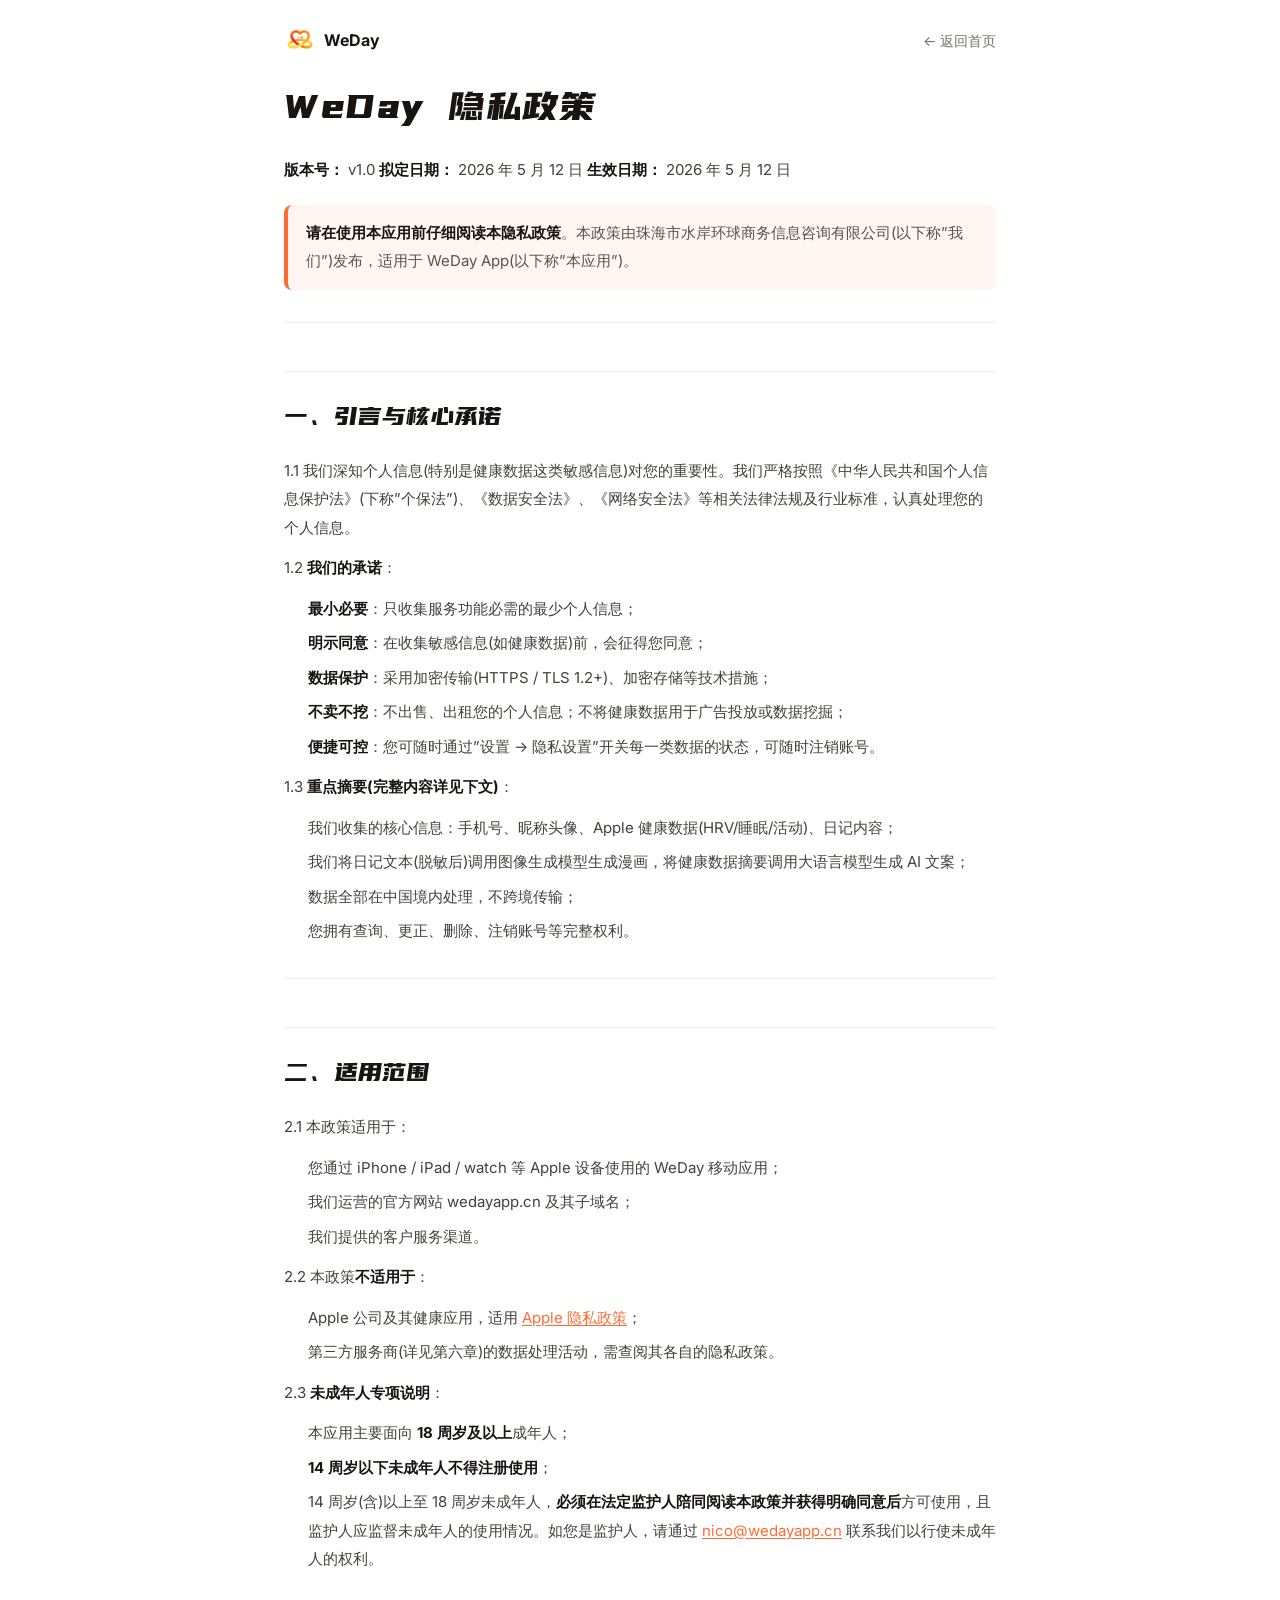
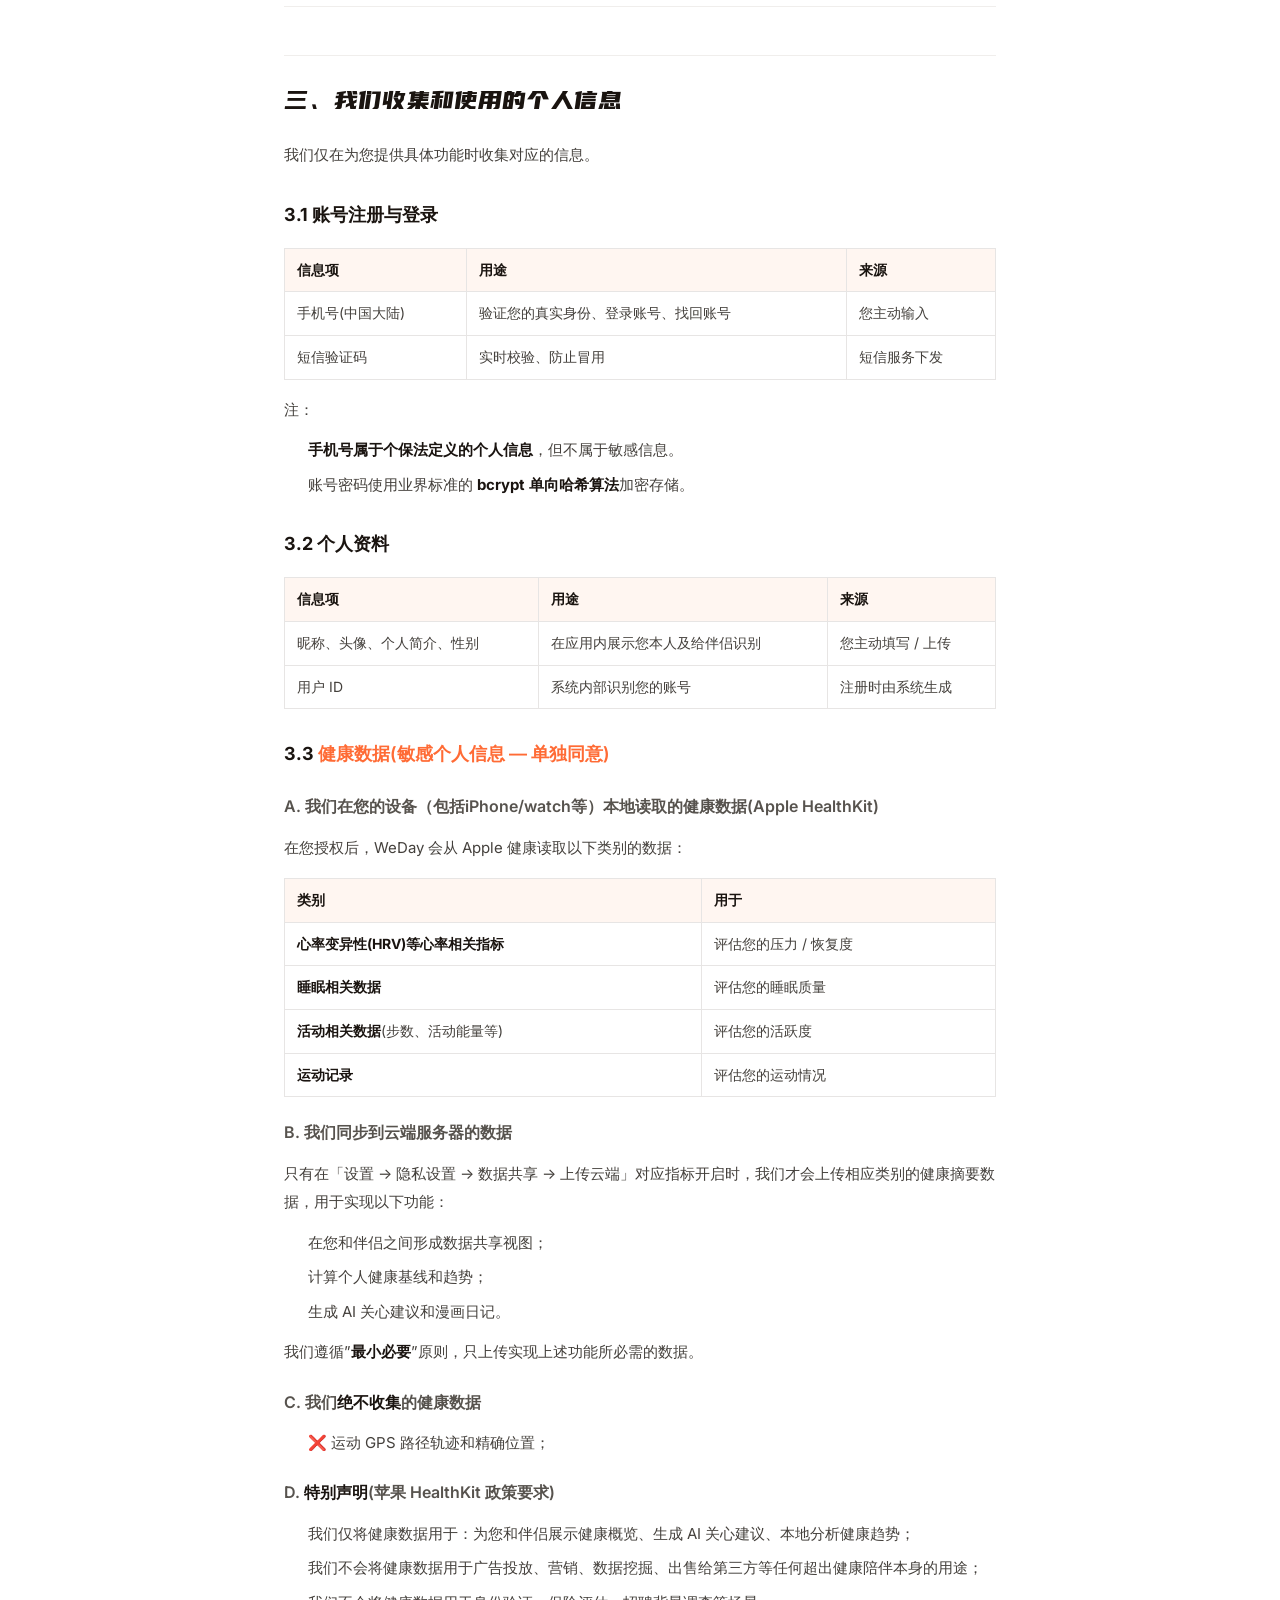
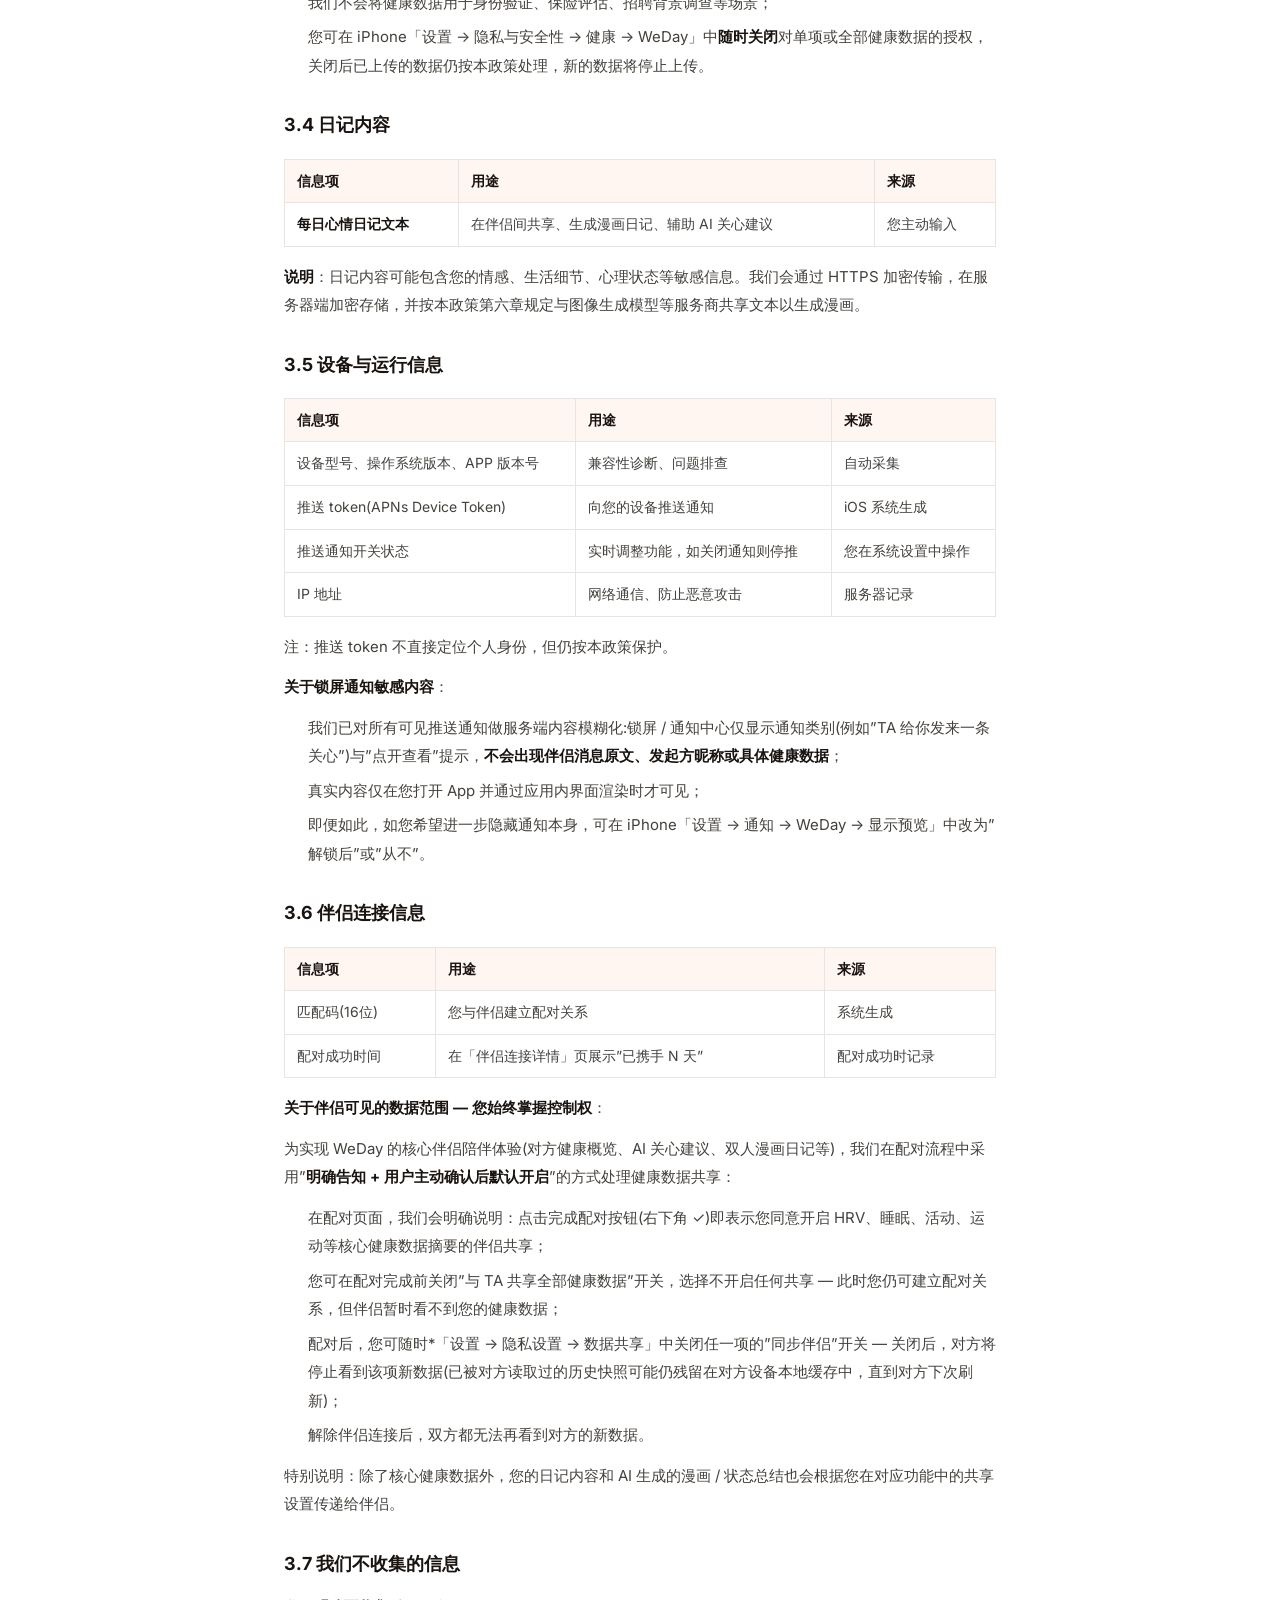
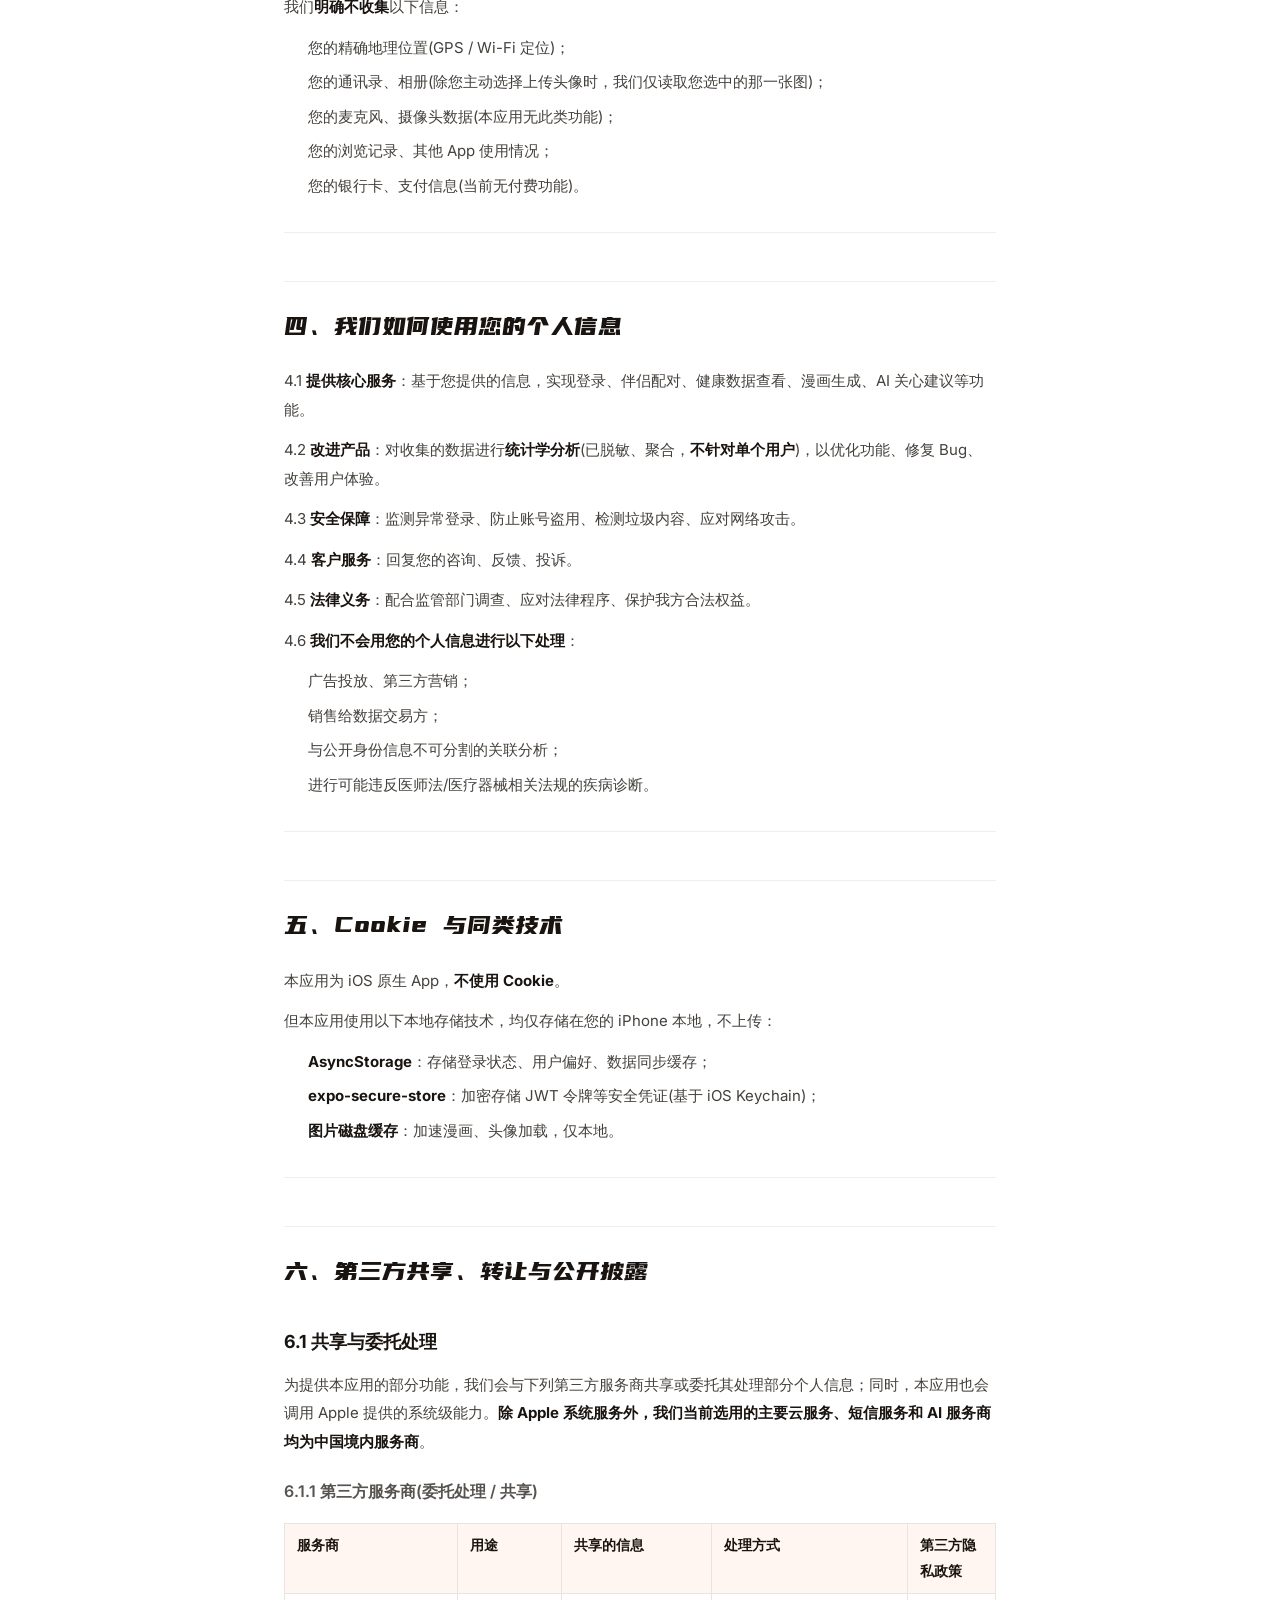
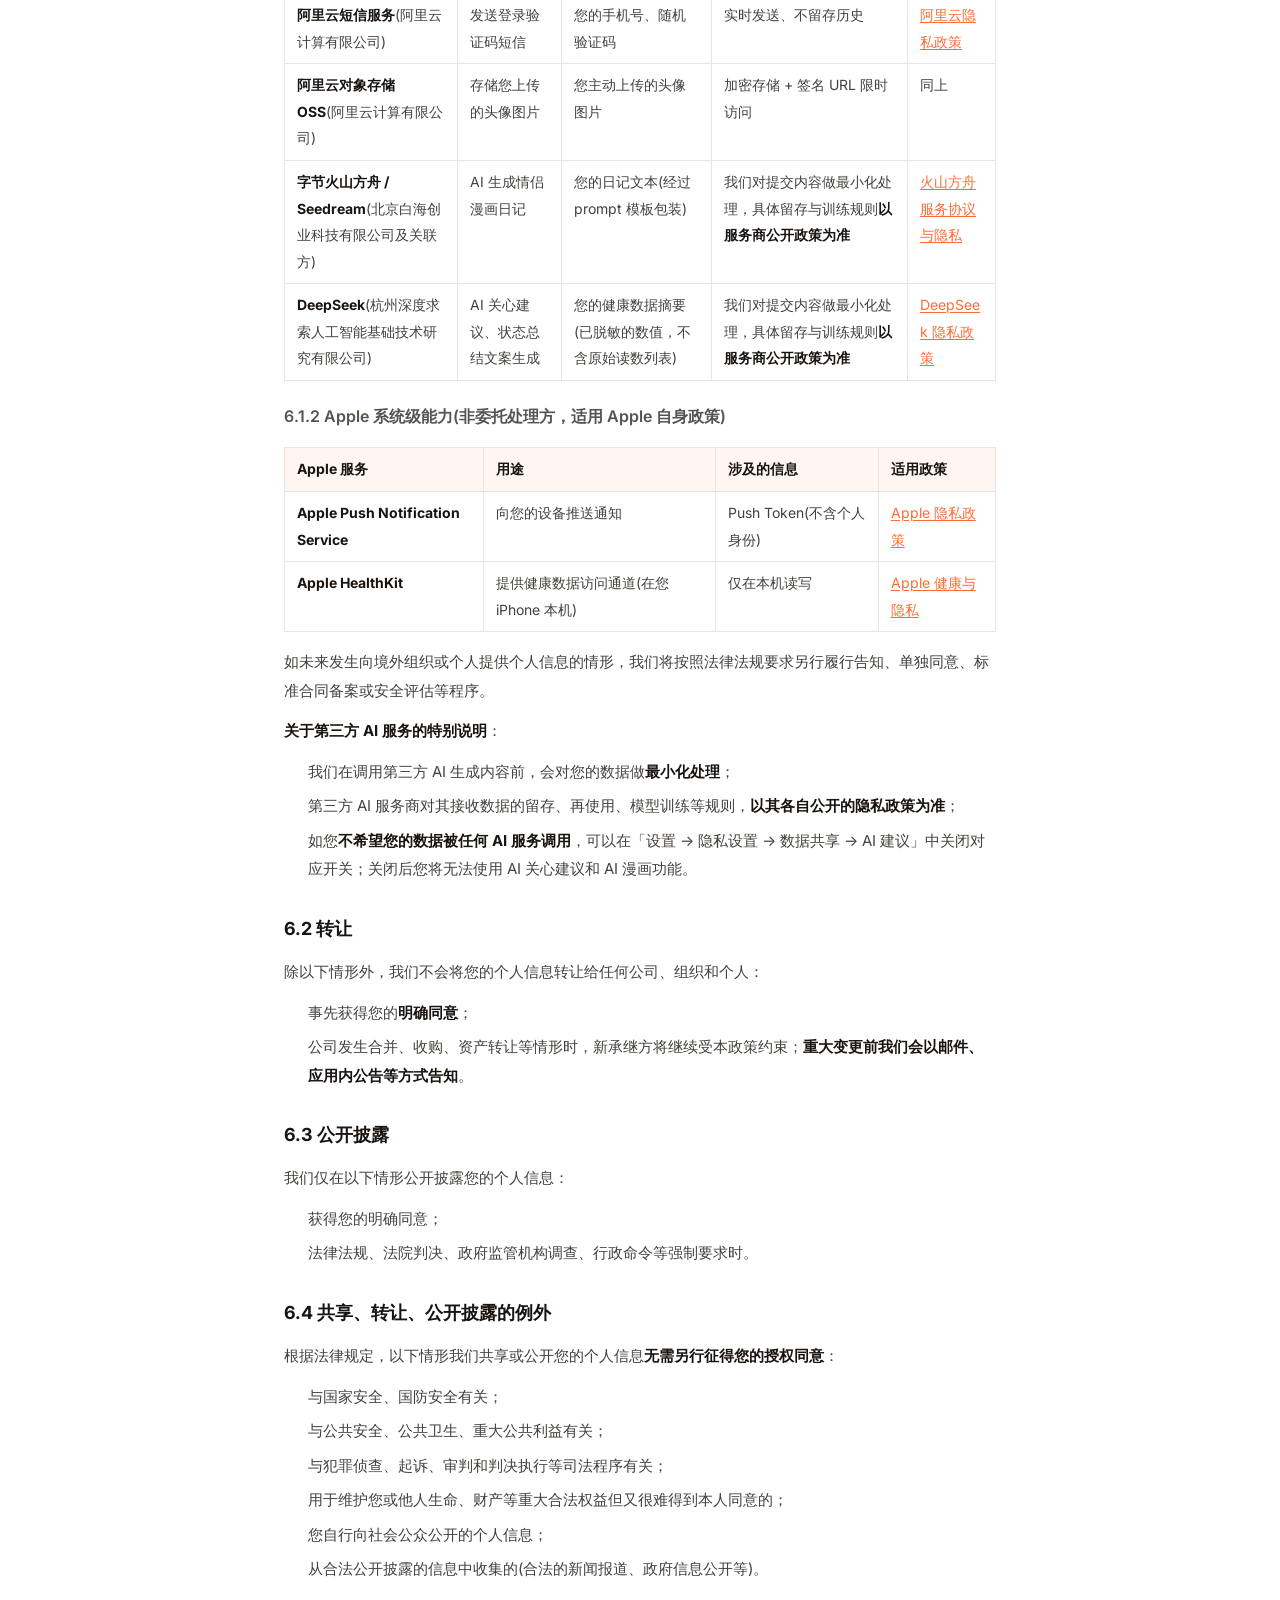
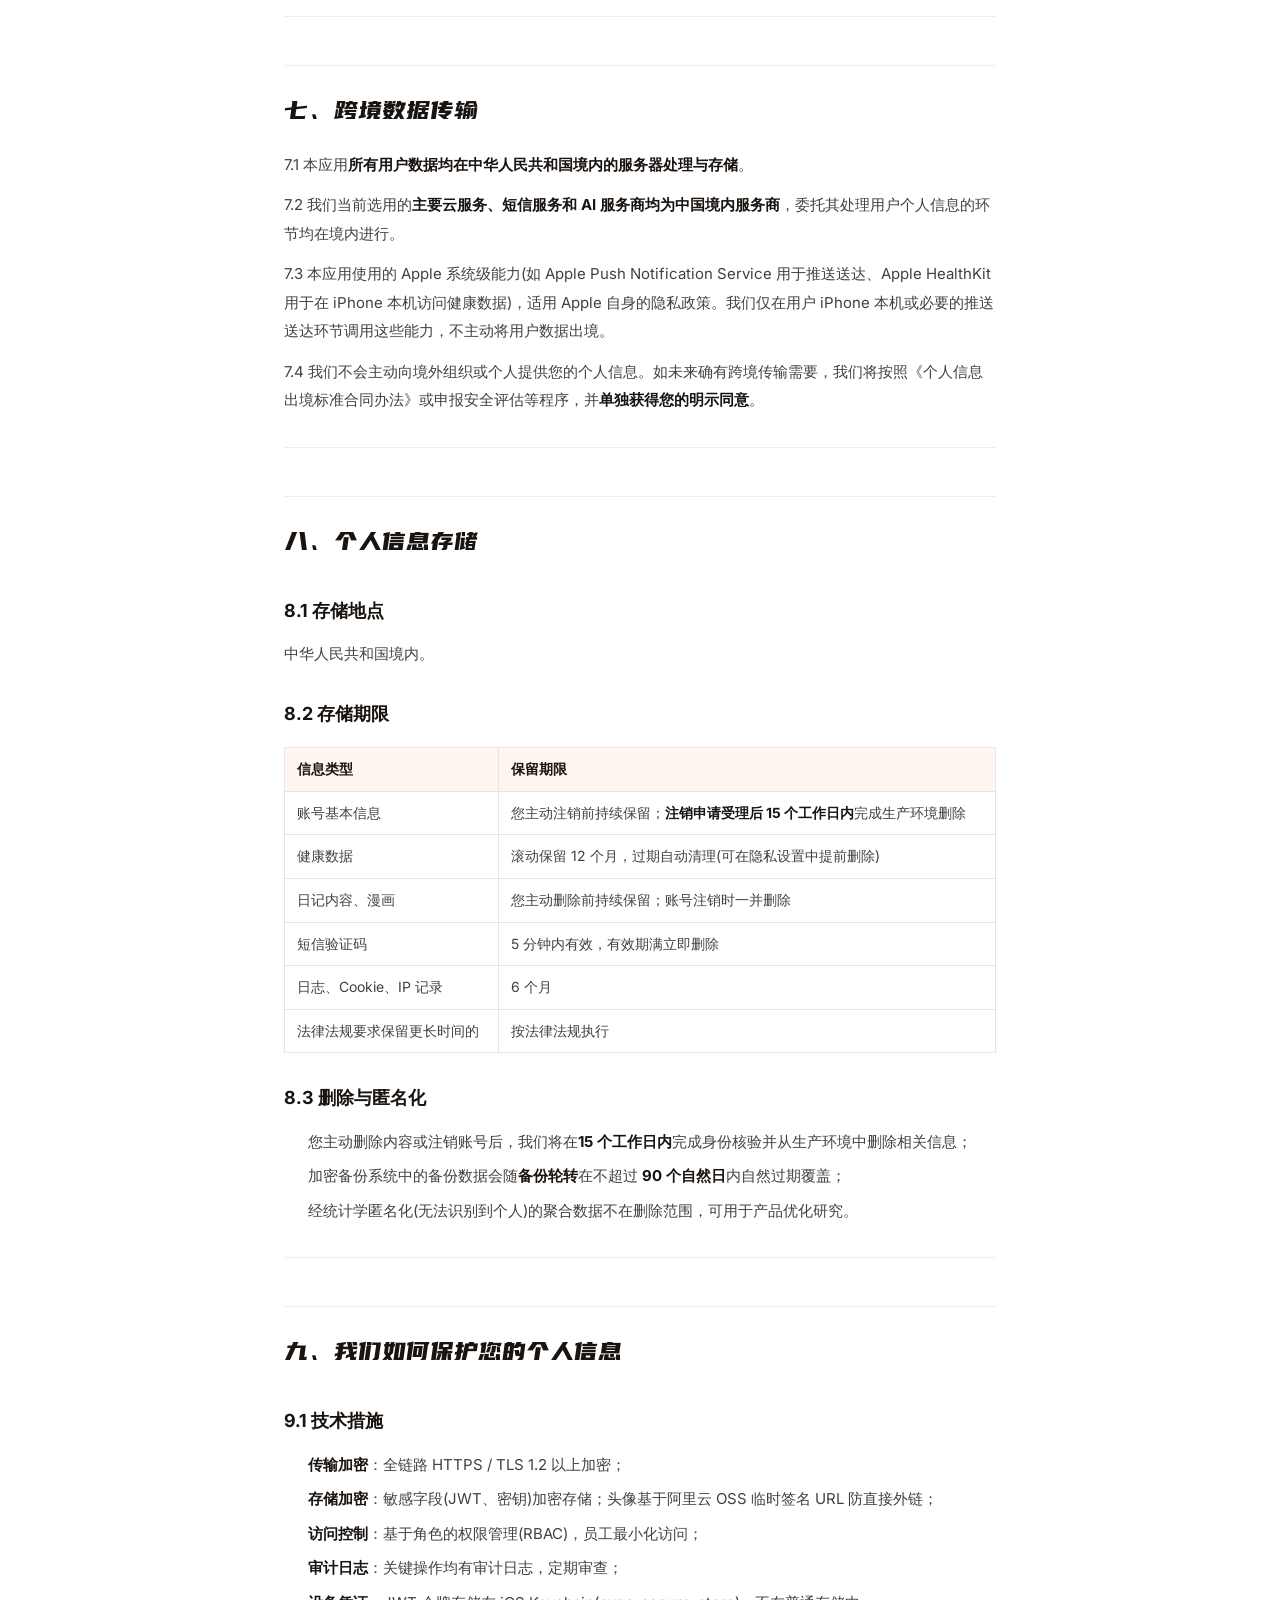
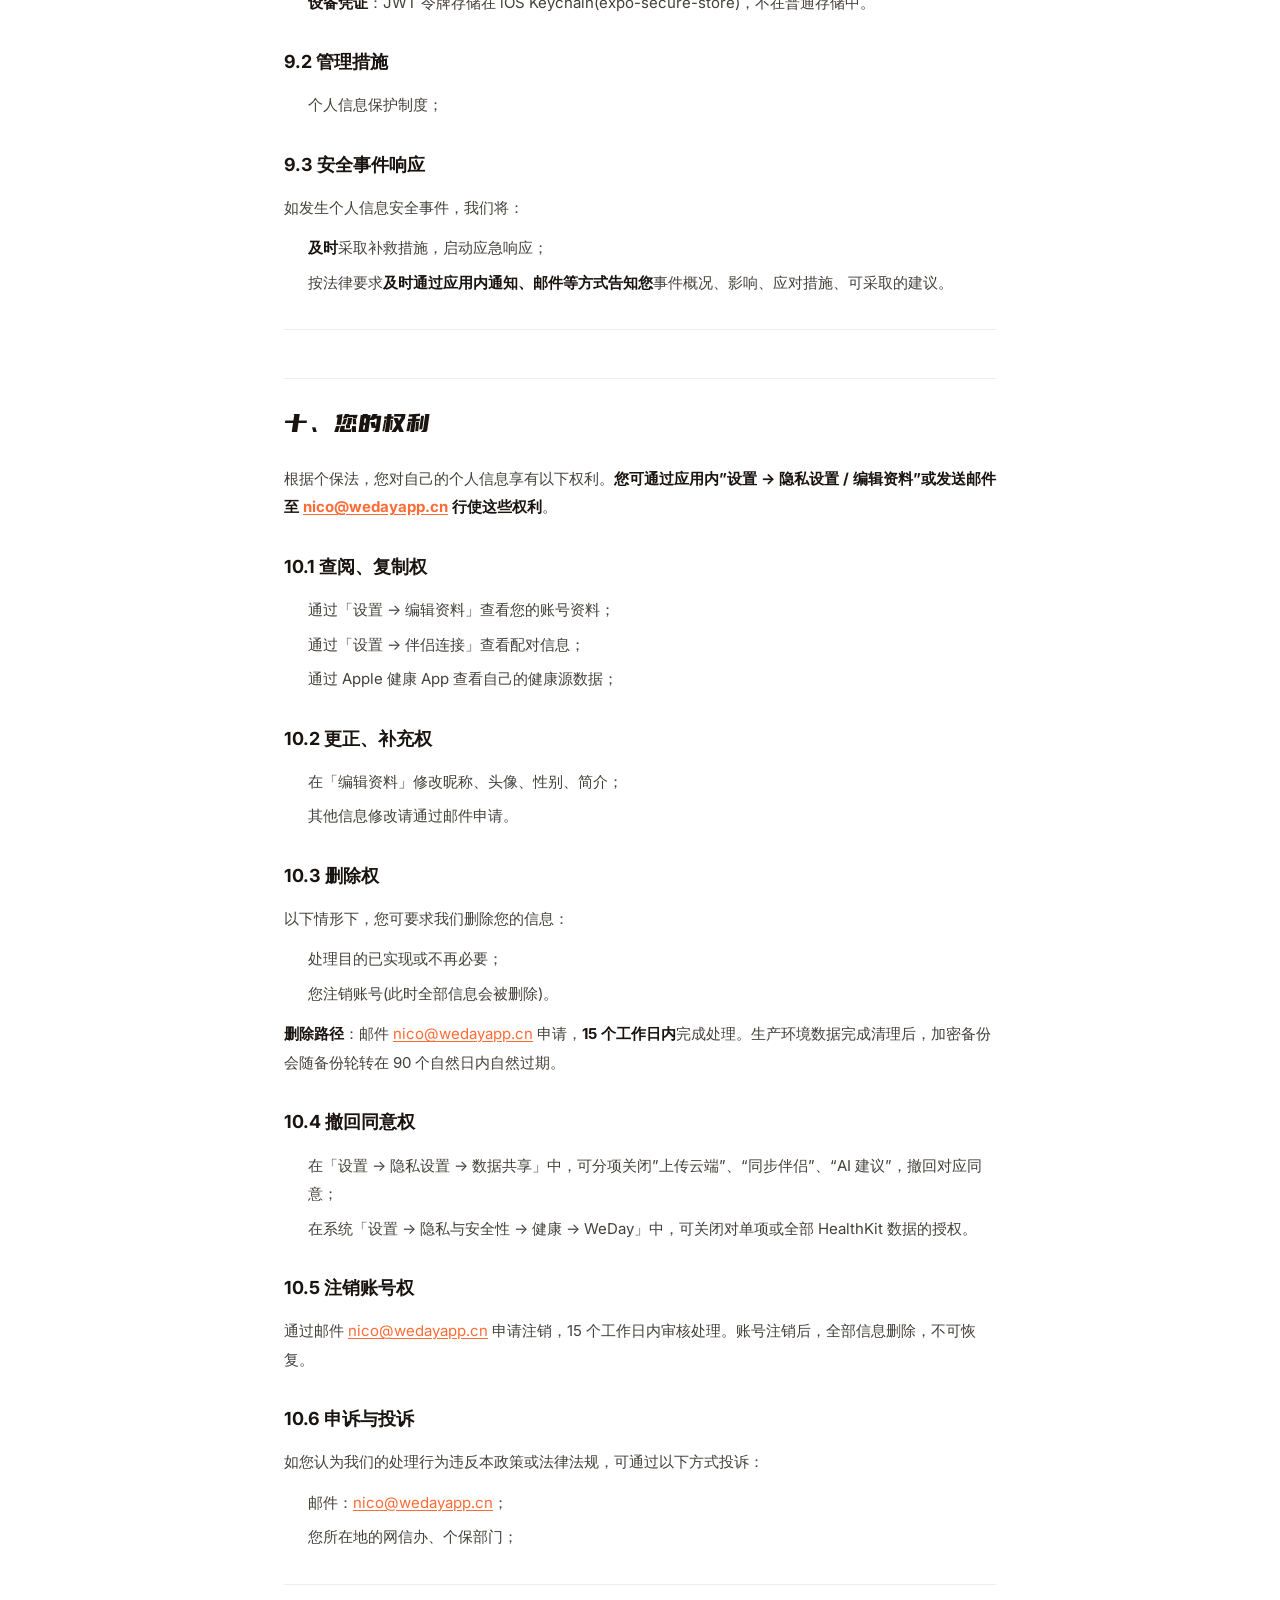
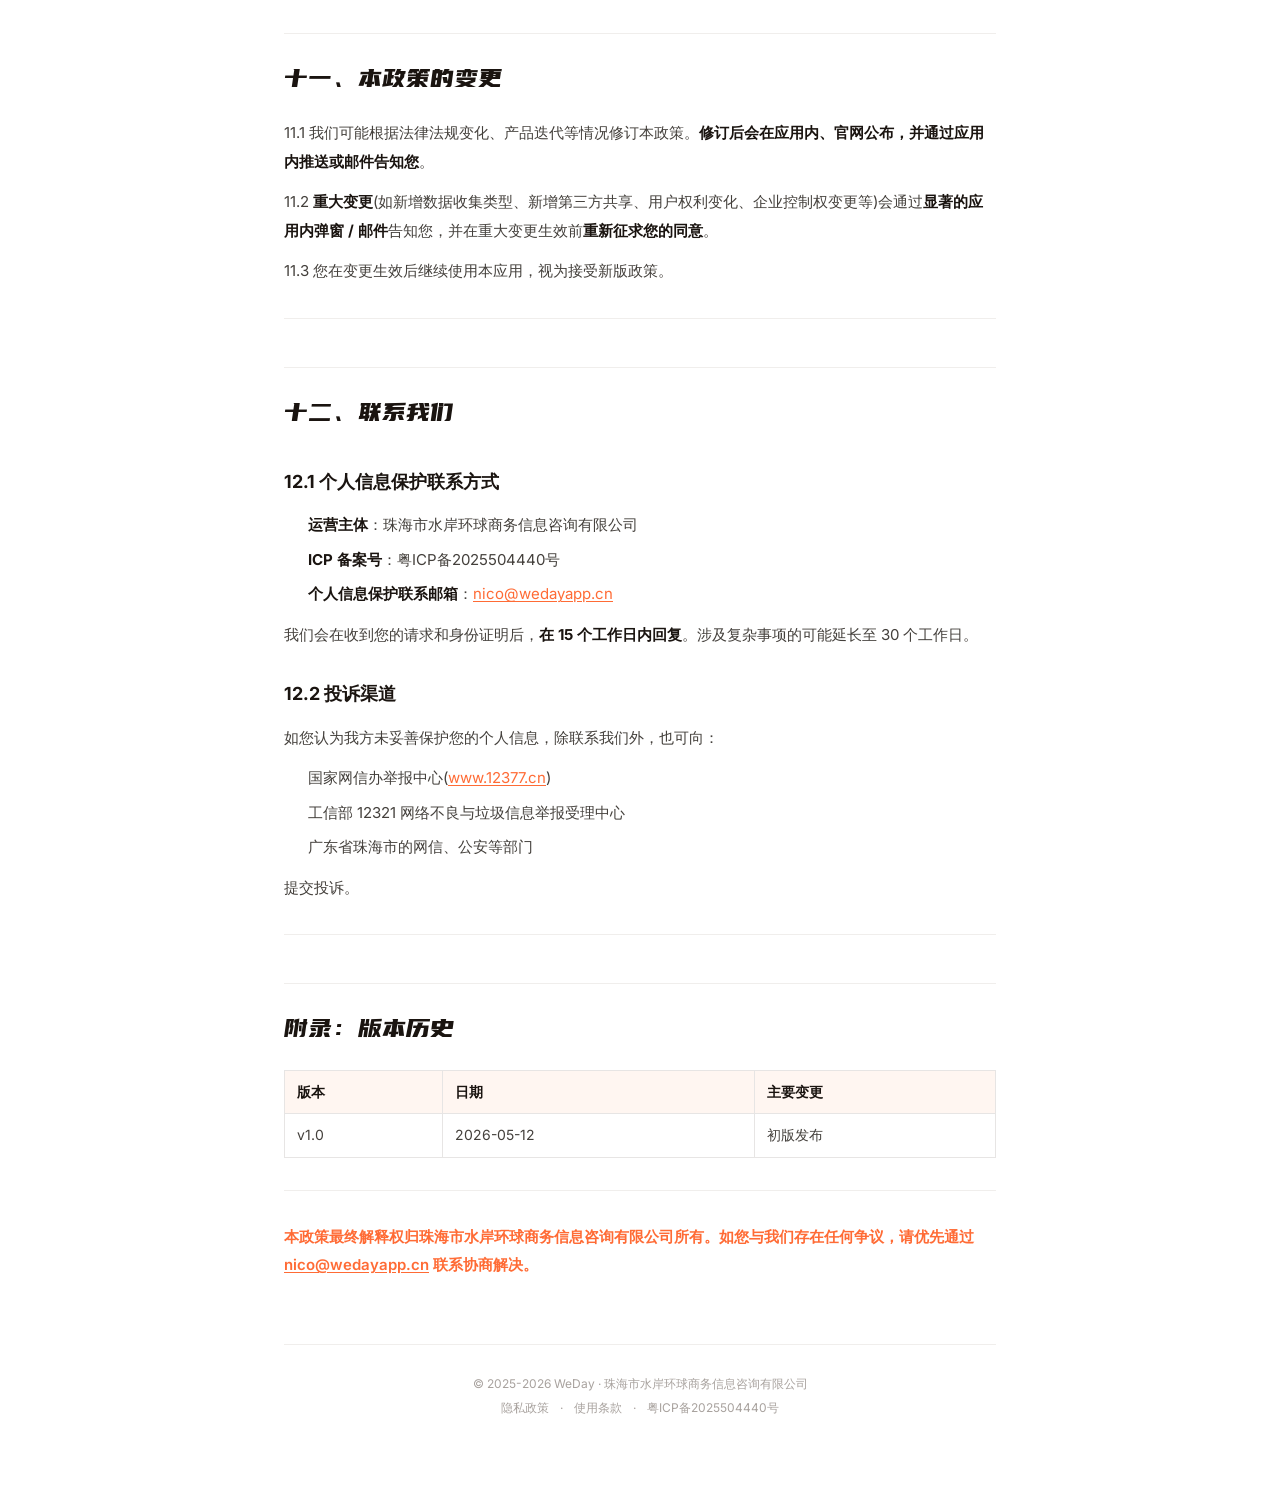
<file: privacy/index.html>
<!DOCTYPE html><html lang="zh-CN"> <head><meta charset="UTF-8"><meta name="viewport" content="width=device-width, initial-scale=1.0"><title>WeDay 隐私政策</title><meta name="description" content="WeDay 隐私政策 — 我们如何收集、使用和保护你的个人信息与健康数据。"><meta property="og:title" content="WeDay 隐私政策"><meta property="og:description" content="WeDay 隐私政策 — 我们如何收集、使用和保护你的个人信息与健康数据。"><meta property="og:type" content="website"><meta property="og:url" content="https://wedayapp.cn"><meta property="og:image" content="https://wedayapp.cn/assets/screens/home-comfort.png"><link rel="icon" type="image/png" href="/assets/wedayicon.png"><link rel="preconnect" href="https://fonts.googleapis.com"><link rel="preconnect" href="https://fonts.gstatic.com" crossorigin><link href="https://fonts.googleapis.com/css2?family=Inter:wght@400;500;600;700;900&family=Caveat:wght@500;700&display=swap" rel="stylesheet"><link rel="stylesheet" href="/_astro/Layout.BNLK3yub.css"><style>.legal-page{max-width:760px;margin:0 auto;padding:0 24px 80px}.legal-nav{display:flex;align-items:center;justify-content:space-between;padding:24px 0 8px}.legal-home{display:inline-flex;align-items:center;gap:8px;font-weight:700;color:var(--color-ink);text-decoration:none}.legal-home img{width:32px;height:32px;border-radius:8px;background:#fff;padding:2px}.legal-back{font-size:14px;color:#78716c;text-decoration:none;transition:color .2s}.legal-back:hover{color:var(--color-brand)}.legal-content{color:#44403c;font-size:15px;line-height:1.9;word-break:break-word}.legal-content h1{font-family:var(--font-display);font-size:clamp(28px,5vw,40px);line-height:1.3;color:var(--color-ink);margin:16px 0 24px}.legal-content h2{font-family:var(--font-display);font-size:clamp(20px,3.5vw,26px);color:var(--color-ink);margin:48px 0 16px;padding-top:20px;border-top:1px solid #f0eeec}.legal-content h3{font-size:18px;font-weight:700;color:var(--color-ink);margin:28px 0 12px}.legal-content h4{font-size:16px;font-weight:600;color:#57534e;margin:20px 0 10px}.legal-content p{margin:12px 0}.legal-content strong{color:var(--color-ink);font-weight:700}.legal-content em{color:var(--color-brand);font-style:normal;font-weight:600}.legal-content a{color:var(--color-brand);text-decoration:underline;text-underline-offset:2px}.legal-content ul,.legal-content ol{margin:12px 0;padding-left:24px}.legal-content li{margin:6px 0}.legal-content blockquote{margin:20px 0;padding:14px 18px;background:var(--color-cream);border-left:4px solid var(--color-brand);border-radius:8px;color:#57534e}.legal-content blockquote p{margin:0}.legal-content hr{border:none;border-top:1px solid #f0eeec;margin:32px 0}.legal-content table{width:100%;border-collapse:collapse;margin:16px 0;font-size:14px}.legal-content th,.legal-content td{border:1px solid #e7e5e4;padding:8px 12px;text-align:left;vertical-align:top}.legal-content th{background:var(--color-cream);font-weight:700;color:var(--color-ink)}.legal-content table a{word-break:break-all}.legal-footer{margin-top:64px;padding-top:24px;border-top:1px solid #f0eeec;text-align:center;font-size:12px;color:#a8a29e}.legal-footer p{margin:6px 0}.legal-footer a{color:#a8a29e;text-decoration:none;transition:color .2s}.legal-footer a:hover{color:#57534e}.legal-footer span{margin:0 8px}@media(max-width:640px){.legal-content{font-size:14px}.legal-content th,.legal-content td{padding:6px 8px}}
</style></head> <body>  <div class="legal-page"> <nav class="legal-nav"> <a href="/" class="legal-home"> <img src="/assets/weday-logo.png" alt="WeDay"> <span>WeDay</span> </a> <a href="/" class="legal-back">← 返回首页</a> </nav> <article class="legal-content"> <h1 id="weday-隐私政策">WeDay 隐私政策</h1>
<p><strong>版本号：</strong> v1.0
<strong>拟定日期：</strong> 2026 年 5 月 12 日
<strong>生效日期：</strong> 2026 年 5 月 12 日</p>
<blockquote>
<p><strong>请在使用本应用前仔细阅读本隐私政策</strong>。本政策由珠海市水岸环球商务信息咨询有限公司(以下称”我们”)发布，适用于 WeDay App(以下称”本应用”)。</p>
</blockquote>
<hr>
<h2 id="一引言与核心承诺">一、引言与核心承诺</h2>
<p>1.1 我们深知个人信息(特别是健康数据这类敏感信息)对您的重要性。我们严格按照《中华人民共和国个人信息保护法》(下称”个保法”)、《数据安全法》、《网络安全法》等相关法律法规及行业标准，认真处理您的个人信息。</p>
<p>1.2 <strong>我们的承诺</strong>：</p>
<ul>
<li><strong>最小必要</strong>：只收集服务功能必需的最少个人信息；</li>
<li><strong>明示同意</strong>：在收集敏感信息(如健康数据)前，会征得您同意；</li>
<li><strong>数据保护</strong>：采用加密传输(HTTPS / TLS 1.2+)、加密存储等技术措施；</li>
<li><strong>不卖不挖</strong>：不出售、出租您的个人信息；不将健康数据用于广告投放或数据挖掘；</li>
<li><strong>便捷可控</strong>：您可随时通过”设置 → 隐私设置”开关每一类数据的状态，可随时注销账号。</li>
</ul>
<p>1.3 <strong>重点摘要(完整内容详见下文)</strong>：</p>
<ul>
<li>我们收集的核心信息：手机号、昵称头像、Apple 健康数据(HRV/睡眠/活动)、日记内容；</li>
<li>我们将日记文本(脱敏后)调用图像生成模型生成漫画，将健康数据摘要调用大语言模型生成 AI 文案；</li>
<li>数据全部在中国境内处理，不跨境传输；</li>
<li>您拥有查询、更正、删除、注销账号等完整权利。</li>
</ul>
<hr>
<h2 id="二适用范围">二、适用范围</h2>
<p>2.1 本政策适用于：</p>
<ul>
<li>您通过 iPhone / iPad / watch 等 Apple 设备使用的 WeDay 移动应用；</li>
<li>我们运营的官方网站 wedayapp.cn 及其子域名；</li>
<li>我们提供的客户服务渠道。</li>
</ul>
<p>2.2 本政策<strong>不适用于</strong>：</p>
<ul>
<li>Apple 公司及其健康应用，适用 <a href="https://www.apple.com.cn/legal/privacy/">Apple 隐私政策</a>；</li>
<li>第三方服务商(详见第六章)的数据处理活动，需查阅其各自的隐私政策。</li>
</ul>
<p>2.3 <strong>未成年人专项说明</strong>：</p>
<ul>
<li>本应用主要面向 <strong>18 周岁及以上</strong>成年人；</li>
<li><strong>14 周岁以下未成年人不得注册使用</strong>；</li>
<li>14 周岁(含)以上至 18 周岁未成年人，<strong>必须在法定监护人陪同阅读本政策并获得明确同意后</strong>方可使用，且监护人应监督未成年人的使用情况。如您是监护人，请通过 <a href="mailto:nico@wedayapp.cn">nico@wedayapp.cn</a> 联系我们以行使未成年人的权利。</li>
</ul>
<hr>
<h2 id="三我们收集和使用的个人信息">三、我们收集和使用的个人信息</h2>
<p>我们仅在为您提供具体功能时收集对应的信息。</p>
<h3 id="31-账号注册与登录">3.1 账号注册与登录</h3>




















<table><thead><tr><th>信息项</th><th>用途</th><th>来源</th></tr></thead><tbody><tr><td>手机号(中国大陆)</td><td>验证您的真实身份、登录账号、找回账号</td><td>您主动输入</td></tr><tr><td>短信验证码</td><td>实时校验、防止冒用</td><td>短信服务下发</td></tr></tbody></table>
<p>注：</p>
<ul>
<li><strong>手机号属于个保法定义的个人信息</strong>，但不属于敏感信息。</li>
<li>账号密码使用业界标准的 <strong>bcrypt 单向哈希算法</strong>加密存储。</li>
</ul>
<h3 id="32-个人资料">3.2 个人资料</h3>




















<table><thead><tr><th>信息项</th><th>用途</th><th>来源</th></tr></thead><tbody><tr><td>昵称、头像、个人简介、性别</td><td>在应用内展示您本人及给伴侣识别</td><td>您主动填写 / 上传</td></tr><tr><td>用户 ID</td><td>系统内部识别您的账号</td><td>注册时由系统生成</td></tr></tbody></table>
<h3 id="33-健康数据敏感个人信息--单独同意">3.3 <em>健康数据(敏感个人信息 — 单独同意)</em></h3>
<h4 id="a-我们在您的设备包括iphonewatch等本地读取的健康数据apple-healthkit">A. 我们在您的设备（包括iPhone/watch等）本地读取的健康数据(Apple HealthKit)</h4>
<p>在您授权后，WeDay 会从 Apple 健康读取以下类别的数据：</p>

























<table><thead><tr><th>类别</th><th>用于</th></tr></thead><tbody><tr><td><strong>心率变异性(HRV)等心率相关指标</strong></td><td>评估您的压力 / 恢复度</td></tr><tr><td><strong>睡眠相关数据</strong></td><td>评估您的睡眠质量</td></tr><tr><td><strong>活动相关数据</strong>(步数、活动能量等)</td><td>评估您的活跃度</td></tr><tr><td><strong>运动记录</strong></td><td>评估您的运动情况</td></tr></tbody></table>
<h4 id="b-我们同步到云端服务器的数据">B. 我们同步到云端服务器的数据</h4>
<p>只有在「设置 → 隐私设置 → 数据共享 → 上传云端」对应指标开启时，我们才会上传相应类别的健康摘要数据，用于实现以下功能：</p>
<ul>
<li>在您和伴侣之间形成数据共享视图；</li>
<li>计算个人健康基线和趋势；</li>
<li>生成 AI 关心建议和漫画日记。</li>
</ul>
<p>我们遵循”<strong>最小必要</strong>”原则，只上传实现上述功能所必需的数据。</p>
<h4 id="c-我们绝不收集的健康数据">C. 我们<strong>绝不收集</strong>的健康数据</h4>
<ul>
<li>❌ 运动 GPS 路径轨迹和精确位置；</li>
</ul>
<h4 id="d-特别声明苹果-healthkit-政策要求">D. <strong>特别声明</strong>(苹果 HealthKit 政策要求)</h4>
<ul>
<li>我们仅将健康数据用于：为您和伴侣展示健康概览、生成 AI 关心建议、本地分析健康趋势；</li>
<li>我们不会将健康数据用于广告投放、营销、数据挖掘、出售给第三方等任何超出健康陪伴本身的用途；</li>
<li>我们不会将健康数据用于身份验证、保险评估、招聘背景调查等场景；</li>
<li>您可在 iPhone「设置 → 隐私与安全性 → 健康 → WeDay」中<strong>随时关闭</strong>对单项或全部健康数据的授权，关闭后已上传的数据仍按本政策处理，新的数据将停止上传。</li>
</ul>
<h3 id="34-日记内容">3.4 日记内容</h3>















<table><thead><tr><th>信息项</th><th>用途</th><th>来源</th></tr></thead><tbody><tr><td><strong>每日心情日记文本</strong></td><td>在伴侣间共享、生成漫画日记、辅助 AI 关心建议</td><td>您主动输入</td></tr></tbody></table>
<p><strong>说明</strong>：日记内容可能包含您的情感、生活细节、心理状态等敏感信息。我们会通过 HTTPS 加密传输，在服务器端加密存储，并按本政策第六章规定与图像生成模型等服务商共享文本以生成漫画。</p>
<h3 id="35-设备与运行信息">3.5 设备与运行信息</h3>






























<table><thead><tr><th>信息项</th><th>用途</th><th>来源</th></tr></thead><tbody><tr><td>设备型号、操作系统版本、APP 版本号</td><td>兼容性诊断、问题排查</td><td>自动采集</td></tr><tr><td>推送 token(APNs Device Token)</td><td>向您的设备推送通知</td><td>iOS 系统生成</td></tr><tr><td>推送通知开关状态</td><td>实时调整功能，如关闭通知则停推</td><td>您在系统设置中操作</td></tr><tr><td>IP 地址</td><td>网络通信、防止恶意攻击</td><td>服务器记录</td></tr></tbody></table>
<p>注：推送 token 不直接定位个人身份，但仍按本政策保护。</p>
<p><strong>关于锁屏通知敏感内容</strong>：</p>
<ul>
<li>我们已对所有可见推送通知做服务端内容模糊化:锁屏 / 通知中心仅显示通知类别(例如”TA 给你发来一条关心”)与”点开查看”提示，<strong>不会出现伴侣消息原文、发起方昵称或具体健康数据</strong>；</li>
<li>真实内容仅在您打开 App 并通过应用内界面渲染时才可见；</li>
<li>即便如此，如您希望进一步隐藏通知本身，可在 iPhone「设置 → 通知 → WeDay → 显示预览」中改为”解锁后”或”从不”。</li>
</ul>
<h3 id="36-伴侣连接信息">3.6 伴侣连接信息</h3>




















<table><thead><tr><th>信息项</th><th>用途</th><th>来源</th></tr></thead><tbody><tr><td>匹配码(16位)</td><td>您与伴侣建立配对关系</td><td>系统生成</td></tr><tr><td>配对成功时间</td><td>在「伴侣连接详情」页展示”已携手 N 天”</td><td>配对成功时记录</td></tr></tbody></table>
<p><strong>关于伴侣可见的数据范围 — 您始终掌握控制权</strong>：</p>
<p>为实现 WeDay 的核心伴侣陪伴体验(对方健康概览、AI 关心建议、双人漫画日记等)，我们在配对流程中采用”<strong>明确告知 + 用户主动确认后默认开启</strong>”的方式处理健康数据共享：</p>
<ul>
<li>在配对页面，我们会明确说明：点击完成配对按钮(右下角 ✓)即表示您同意开启 HRV、睡眠、活动、运动等核心健康数据摘要的伴侣共享；</li>
<li>您可在配对完成前关闭”与 TA 共享全部健康数据”开关，选择不开启任何共享 — 此时您仍可建立配对关系，但伴侣暂时看不到您的健康数据；</li>
<li>配对后，您可随时*「设置 → 隐私设置 → 数据共享」中关闭任一项的”同步伴侣”开关 — 关闭后，对方将停止看到该项新数据(已被对方读取过的历史快照可能仍残留在对方设备本地缓存中，直到对方下次刷新)；</li>
<li>解除伴侣连接后，双方都无法再看到对方的新数据。</li>
</ul>
<p>特别说明：除了核心健康数据外，您的日记内容和 AI 生成的漫画 / 状态总结也会根据您在对应功能中的共享设置传递给伴侣。</p>
<h3 id="37-我们不收集的信息">3.7 我们<strong>不收集</strong>的信息</h3>
<p>我们<strong>明确不收集</strong>以下信息：</p>
<ul>
<li>您的精确地理位置(GPS / Wi-Fi 定位)；</li>
<li>您的通讯录、相册(除您主动选择上传头像时，我们仅读取您选中的那一张图)；</li>
<li>您的麦克风、摄像头数据(本应用无此类功能)；</li>
<li>您的浏览记录、其他 App 使用情况；</li>
<li>您的银行卡、支付信息(当前无付费功能)。</li>
</ul>
<hr>
<h2 id="四我们如何使用您的个人信息">四、我们如何使用您的个人信息</h2>
<p>4.1 <strong>提供核心服务</strong>：基于您提供的信息，实现登录、伴侣配对、健康数据查看、漫画生成、AI 关心建议等功能。</p>
<p>4.2 <strong>改进产品</strong>：对收集的数据进行<strong>统计学分析</strong>(已脱敏、聚合，<strong>不针对单个用户</strong>)，以优化功能、修复 Bug、改善用户体验。</p>
<p>4.3 <strong>安全保障</strong>：监测异常登录、防止账号盗用、检测垃圾内容、应对网络攻击。</p>
<p>4.4 <strong>客户服务</strong>：回复您的咨询、反馈、投诉。</p>
<p>4.5 <strong>法律义务</strong>：配合监管部门调查、应对法律程序、保护我方合法权益。</p>
<p>4.6 <strong>我们不会用您的个人信息进行以下处理</strong>：</p>
<ul>
<li>广告投放、第三方营销；</li>
<li>销售给数据交易方；</li>
<li>与公开身份信息不可分割的关联分析；</li>
<li>进行可能违反医师法/医疗器械相关法规的疾病诊断。</li>
</ul>
<hr>
<h2 id="五cookie-与同类技术">五、Cookie 与同类技术</h2>
<p>本应用为 iOS 原生 App，<strong>不使用 Cookie</strong>。</p>
<p>但本应用使用以下本地存储技术，均仅存储在您的 iPhone 本地，不上传：</p>
<ul>
<li><strong>AsyncStorage</strong>：存储登录状态、用户偏好、数据同步缓存；</li>
<li><strong>expo-secure-store</strong>：加密存储 JWT 令牌等安全凭证(基于 iOS Keychain)；</li>
<li><strong>图片磁盘缓存</strong>：加速漫画、头像加载，仅本地。</li>
</ul>
<hr>
<h2 id="六第三方共享转让与公开披露">六、第三方共享、转让与公开披露</h2>
<h3 id="61-共享与委托处理">6.1 共享与委托处理</h3>
<p>为提供本应用的部分功能，我们会与下列第三方服务商共享或委托其处理部分个人信息；同时，本应用也会调用 Apple 提供的系统级能力。<strong>除 Apple 系统服务外，我们当前选用的主要云服务、短信服务和 AI 服务商均为中国境内服务商</strong>。</p>
<h4 id="611-第三方服务商委托处理--共享">6.1.1 第三方服务商(委托处理 / 共享)</h4>








































<table><thead><tr><th>服务商</th><th>用途</th><th>共享的信息</th><th>处理方式</th><th>第三方隐私政策</th></tr></thead><tbody><tr><td><strong>阿里云短信服务</strong>(阿里云计算有限公司)</td><td>发送登录验证码短信</td><td>您的手机号、随机验证码</td><td>实时发送、不留存历史</td><td><a href="https://terms.aliyun.com/legal-agreement/terms/suit_bu1_ali_cloud/suit_bu1_ali_cloud202112071754_83380.html">阿里云隐私政策</a></td></tr><tr><td><strong>阿里云对象存储 OSS</strong>(阿里云计算有限公司)</td><td>存储您上传的头像图片</td><td>您主动上传的头像图片</td><td>加密存储 + 签名 URL 限时访问</td><td>同上</td></tr><tr><td><strong>字节火山方舟 / Seedream</strong>(北京白海创业科技有限公司及关联方)</td><td>AI 生成情侣漫画日记</td><td>您的日记文本(经过 prompt 模板包装)</td><td>我们对提交内容做最小化处理，具体留存与训练规则<strong>以服务商公开政策为准</strong></td><td><a href="https://www.volcengine.com/docs/82379/1099475">火山方舟服务协议与隐私</a></td></tr><tr><td><strong>DeepSeek</strong>(杭州深度求索人工智能基础技术研究有限公司)</td><td>AI 关心建议、状态总结文案生成</td><td>您的健康数据摘要(已脱敏的数值，不含原始读数列表)</td><td>我们对提交内容做最小化处理，具体留存与训练规则<strong>以服务商公开政策为准</strong></td><td><a href="https://chat.deepseek.com/downloads/DeepSeek%20Privacy%20Policy.html">DeepSeek 隐私政策</a></td></tr></tbody></table>
<h4 id="612-apple-系统级能力非委托处理方适用-apple-自身政策">6.1.2 Apple 系统级能力(非委托处理方，适用 Apple 自身政策)</h4>























<table><thead><tr><th>Apple 服务</th><th>用途</th><th>涉及的信息</th><th>适用政策</th></tr></thead><tbody><tr><td><strong>Apple Push Notification Service</strong></td><td>向您的设备推送通知</td><td>Push Token(不含个人身份)</td><td><a href="https://www.apple.com.cn/legal/privacy/">Apple 隐私政策</a></td></tr><tr><td><strong>Apple HealthKit</strong></td><td>提供健康数据访问通道(在您 iPhone 本机)</td><td>仅在本机读写</td><td><a href="https://www.apple.com.cn/legal/privacy/data/zh-cn/health-app/">Apple 健康与隐私</a></td></tr></tbody></table>
<p>如未来发生向境外组织或个人提供个人信息的情形，我们将按照法律法规要求另行履行告知、单独同意、标准合同备案或安全评估等程序。</p>
<p><strong>关于第三方 AI 服务的特别说明</strong>：</p>
<ul>
<li>我们在调用第三方 AI 生成内容前，会对您的数据做<strong>最小化处理</strong>；</li>
<li>第三方 AI 服务商对其接收数据的留存、再使用、模型训练等规则，<strong>以其各自公开的隐私政策为准</strong>；</li>
<li>如您<strong>不希望您的数据被任何 AI 服务调用</strong>，可以在「设置 → 隐私设置 → 数据共享 → AI 建议」中关闭对应开关；关闭后您将无法使用 AI 关心建议和 AI 漫画功能。</li>
</ul>
<h3 id="62-转让">6.2 转让</h3>
<p>除以下情形外，我们不会将您的个人信息转让给任何公司、组织和个人：</p>
<ul>
<li>事先获得您的<strong>明确同意</strong>；</li>
<li>公司发生合并、收购、资产转让等情形时，新承继方将继续受本政策约束；<strong>重大变更前我们会以邮件、应用内公告等方式告知</strong>。</li>
</ul>
<h3 id="63-公开披露">6.3 公开披露</h3>
<p>我们仅在以下情形公开披露您的个人信息：</p>
<ul>
<li>获得您的明确同意；</li>
<li>法律法规、法院判决、政府监管机构调查、行政命令等强制要求时。</li>
</ul>
<h3 id="64-共享转让公开披露的例外">6.4 共享、转让、公开披露的例外</h3>
<p>根据法律规定，以下情形我们共享或公开您的个人信息<strong>无需另行征得您的授权同意</strong>：</p>
<ul>
<li>与国家安全、国防安全有关；</li>
<li>与公共安全、公共卫生、重大公共利益有关；</li>
<li>与犯罪侦查、起诉、审判和判决执行等司法程序有关；</li>
<li>用于维护您或他人生命、财产等重大合法权益但又很难得到本人同意的；</li>
<li>您自行向社会公众公开的个人信息；</li>
<li>从合法公开披露的信息中收集的(合法的新闻报道、政府信息公开等)。</li>
</ul>
<hr>
<h2 id="七跨境数据传输">七、跨境数据传输</h2>
<p>7.1 本应用<strong>所有用户数据均在中华人民共和国境内的服务器处理与存储</strong>。</p>
<p>7.2 我们当前选用的<strong>主要云服务、短信服务和 AI 服务商均为中国境内服务商</strong>，委托其处理用户个人信息的环节均在境内进行。</p>
<p>7.3 本应用使用的 Apple 系统级能力(如 Apple Push Notification Service 用于推送送达、Apple HealthKit 用于在 iPhone 本机访问健康数据)，适用 Apple 自身的隐私政策。我们仅在用户 iPhone 本机或必要的推送送达环节调用这些能力，不主动将用户数据出境。</p>
<p>7.4 我们不会主动向境外组织或个人提供您的个人信息。如未来确有跨境传输需要，我们将按照《个人信息出境标准合同办法》或申报安全评估等程序，并<strong>单独获得您的明示同意</strong>。</p>
<hr>
<h2 id="八个人信息存储">八、个人信息存储</h2>
<h3 id="81-存储地点">8.1 存储地点</h3>
<p>中华人民共和国境内。</p>
<h3 id="82-存储期限">8.2 存储期限</h3>

































<table><thead><tr><th>信息类型</th><th>保留期限</th></tr></thead><tbody><tr><td>账号基本信息</td><td>您主动注销前持续保留；<strong>注销申请受理后 15 个工作日内</strong>完成生产环境删除</td></tr><tr><td>健康数据</td><td>滚动保留 12 个月，过期自动清理(可在隐私设置中提前删除)</td></tr><tr><td>日记内容、漫画</td><td>您主动删除前持续保留；账号注销时一并删除</td></tr><tr><td>短信验证码</td><td>5 分钟内有效，有效期满立即删除</td></tr><tr><td>日志、Cookie、IP 记录</td><td>6 个月</td></tr><tr><td>法律法规要求保留更长时间的</td><td>按法律法规执行</td></tr></tbody></table>
<h3 id="83-删除与匿名化">8.3 删除与匿名化</h3>
<ul>
<li>您主动删除内容或注销账号后，我们将在<strong>15 个工作日内</strong>完成身份核验并从生产环境中删除相关信息；</li>
<li>加密备份系统中的备份数据会随<strong>备份轮转</strong>在不超过 <strong>90 个自然日</strong>内自然过期覆盖；</li>
<li>经统计学匿名化(无法识别到个人)的聚合数据不在删除范围，可用于产品优化研究。</li>
</ul>
<hr>
<h2 id="九我们如何保护您的个人信息">九、我们如何保护您的个人信息</h2>
<h3 id="91-技术措施">9.1 技术措施</h3>
<ul>
<li><strong>传输加密</strong>：全链路 HTTPS / TLS 1.2 以上加密；</li>
<li><strong>存储加密</strong>：敏感字段(JWT、密钥)加密存储；头像基于阿里云 OSS 临时签名 URL 防直接外链；</li>
<li><strong>访问控制</strong>：基于角色的权限管理(RBAC)，员工最小化访问；</li>
<li><strong>审计日志</strong>：关键操作均有审计日志，定期审查；</li>
<li><strong>设备凭证</strong>：JWT 令牌存储在 iOS Keychain(expo-secure-store)，不在普通存储中。</li>
</ul>
<h3 id="92-管理措施">9.2 管理措施</h3>
<ul>
<li>个人信息保护制度；</li>
</ul>
<h3 id="93-安全事件响应">9.3 安全事件响应</h3>
<p>如发生个人信息安全事件，我们将：</p>
<ul>
<li><strong>及时</strong>采取补救措施，启动应急响应；</li>
<li>按法律要求<strong>及时通过应用内通知、邮件等方式告知您</strong>事件概况、影响、应对措施、可采取的建议。</li>
</ul>
<hr>
<h2 id="十您的权利">十、您的权利</h2>
<p>根据个保法，您对自己的个人信息享有以下权利。<strong>您可通过应用内”设置 → 隐私设置 / 编辑资料”或发送邮件至 <a href="mailto:nico@wedayapp.cn">nico@wedayapp.cn</a> 行使这些权利</strong>。</p>
<h3 id="101-查阅复制权">10.1 查阅、复制权</h3>
<ul>
<li>通过「设置 → 编辑资料」查看您的账号资料；</li>
<li>通过「设置 → 伴侣连接」查看配对信息；</li>
<li>通过 Apple 健康 App 查看自己的健康源数据；</li>
</ul>
<h3 id="102-更正补充权">10.2 更正、补充权</h3>
<ul>
<li>在「编辑资料」修改昵称、头像、性别、简介；</li>
<li>其他信息修改请通过邮件申请。</li>
</ul>
<h3 id="103-删除权">10.3 删除权</h3>
<p>以下情形下，您可要求我们删除您的信息：</p>
<ul>
<li>处理目的已实现或不再必要；</li>
<li>您注销账号(此时全部信息会被删除)。</li>
</ul>
<p><strong>删除路径</strong>：邮件 <a href="mailto:nico@wedayapp.cn">nico@wedayapp.cn</a> 申请，<strong>15 个工作日内</strong>完成处理。生产环境数据完成清理后，加密备份会随备份轮转在 90 个自然日内自然过期。</p>
<h3 id="104-撤回同意权">10.4 撤回同意权</h3>
<ul>
<li>在「设置 → 隐私设置 → 数据共享」中，可分项关闭”上传云端”、“同步伴侣”、“AI 建议”，撤回对应同意；</li>
<li>在系统「设置 → 隐私与安全性 → 健康 → WeDay」中，可关闭对单项或全部 HealthKit 数据的授权。</li>
</ul>
<h3 id="105-注销账号权">10.5 注销账号权</h3>
<p>通过邮件 <a href="mailto:nico@wedayapp.cn">nico@wedayapp.cn</a> 申请注销，15 个工作日内审核处理。账号注销后，全部信息删除，不可恢复。</p>
<h3 id="106-申诉与投诉">10.6 申诉与投诉</h3>
<p>如您认为我们的处理行为违反本政策或法律法规，可通过以下方式投诉：</p>
<ul>
<li>邮件：<a href="mailto:nico@wedayapp.cn">nico@wedayapp.cn</a>；</li>
<li>您所在地的网信办、个保部门；</li>
</ul>
<hr>
<h2 id="十一本政策的变更">十一、本政策的变更</h2>
<p>11.1 我们可能根据法律法规变化、产品迭代等情况修订本政策。<strong>修订后会在应用内、官网公布，并通过应用内推送或邮件告知您</strong>。</p>
<p>11.2 <strong>重大变更</strong>(如新增数据收集类型、新增第三方共享、用户权利变化、企业控制权变更等)会通过<strong>显著的应用内弹窗 / 邮件</strong>告知您，并在重大变更生效前<strong>重新征求您的同意</strong>。</p>
<p>11.3 您在变更生效后继续使用本应用，视为接受新版政策。</p>
<hr>
<h2 id="十二联系我们">十二、联系我们</h2>
<h3 id="121-个人信息保护联系方式">12.1 个人信息保护联系方式</h3>
<ul>
<li><strong>运营主体</strong>：珠海市水岸环球商务信息咨询有限公司</li>
<li><strong>ICP 备案号</strong>：粤ICP备2025504440号</li>
<li><strong>个人信息保护联系邮箱</strong>：<a href="mailto:nico@wedayapp.cn">nico@wedayapp.cn</a></li>
</ul>
<p>我们会在收到您的请求和身份证明后，<strong>在 15 个工作日内回复</strong>。涉及复杂事项的可能延长至 30 个工作日。</p>
<h3 id="122-投诉渠道">12.2 投诉渠道</h3>
<p>如您认为我方未妥善保护您的个人信息，除联系我们外，也可向：</p>
<ul>
<li>国家网信办举报中心(<a href="http://www.12377.cn">www.12377.cn</a>)</li>
<li>工信部 12321 网络不良与垃圾信息举报受理中心</li>
<li>广东省珠海市的网信、公安等部门</li>
</ul>
<p>提交投诉。</p>
<hr>
<h2 id="附录版本历史">附录：版本历史</h2>















<table><thead><tr><th>版本</th><th>日期</th><th>主要变更</th></tr></thead><tbody><tr><td>v1.0</td><td>2026-05-12</td><td>初版发布</td></tr></tbody></table>
<hr>
<p><em>本政策最终解释权归珠海市水岸环球商务信息咨询有限公司所有。如您与我们存在任何争议，请优先通过 <a href="mailto:nico@wedayapp.cn">nico@wedayapp.cn</a> 联系协商解决。</em></p> </article> <footer class="legal-footer"> <p>© 2025-2026 WeDay · 珠海市水岸环球商务信息咨询有限公司</p> <p> <a href="/privacy">隐私政策</a> <span>·</span> <a href="/terms">使用条款</a> <span>·</span> <a href="https://beian.miit.gov.cn/" target="_blank" rel="noopener noreferrer">
粤ICP备2025504440号
</a> </p> </footer> </div>  <script type="module">const p=new IntersectionObserver(t=>{for(const s of t)s.isIntersecting&&(s.target.classList.add("in"),p.unobserve(s.target))},{threshold:.15});document.querySelectorAll(".reveal").forEach(t=>p.observe(t));const g=t=>Math.round(t).toLocaleString("en-US"),v=t=>(Math.floor(t)*2654435761>>>0)%10,w=t=>Math.floor(t)*10+v(t),u=(t,s)=>{const c=performance.now(),i=r=>{const n=Math.min((r-c)/1800,1),l=1-Math.pow(1-n,3);t.textContent=g(s*l),n<1&&requestAnimationFrame(i)};requestAnimationFrame(i)},h=new IntersectionObserver(t=>{for(const s of t){if(!s.isIntersecting)continue;const e=s.target;h.unobserve(e);const c=Number(e.dataset.count||"0"),i=e.dataset.countUrl,r=n=>e.dataset.inflate==="x10"?w(n):n;i?fetch(i).then(n=>n.json()).then(n=>u(e,r(Number(n?.total)||c))).catch(()=>u(e,r(c))):u(e,r(c))}},{threshold:.5});document.querySelectorAll(".stat-count").forEach(t=>h.observe(t));document.querySelectorAll(".phone-scroll-area").forEach(t=>{const s=t.closest(".phone-window");t.addEventListener("scroll",()=>s?.classList.add("scrolled"),{once:!0});let e=!1,c=0,i=0,r=0,n=0,l=0,d=0;t.addEventListener("pointerdown",o=>{o.pointerType==="mouse"&&(e=!0,c=o.clientY,i=t.scrollTop,r=o.clientY,n=performance.now(),l=0,cancelAnimationFrame(d),t.classList.add("dragging"),t.setPointerCapture(o.pointerId))}),t.addEventListener("pointermove",o=>{if(!e)return;t.scrollTop=i-(o.clientY-c);const a=performance.now(),m=a-n;m>0&&(l=(o.clientY-r)/m),r=o.clientY,n=a});const f=()=>{if(!e)return;e=!1,t.classList.remove("dragging");let o=-l*16;const a=()=>{Math.abs(o)<.4||(t.scrollTop+=o,o*=.94,d=requestAnimationFrame(a))};d=requestAnimationFrame(a)};t.addEventListener("pointerup",f),t.addEventListener("pointercancel",f)});</script> </body> </html>
</file>
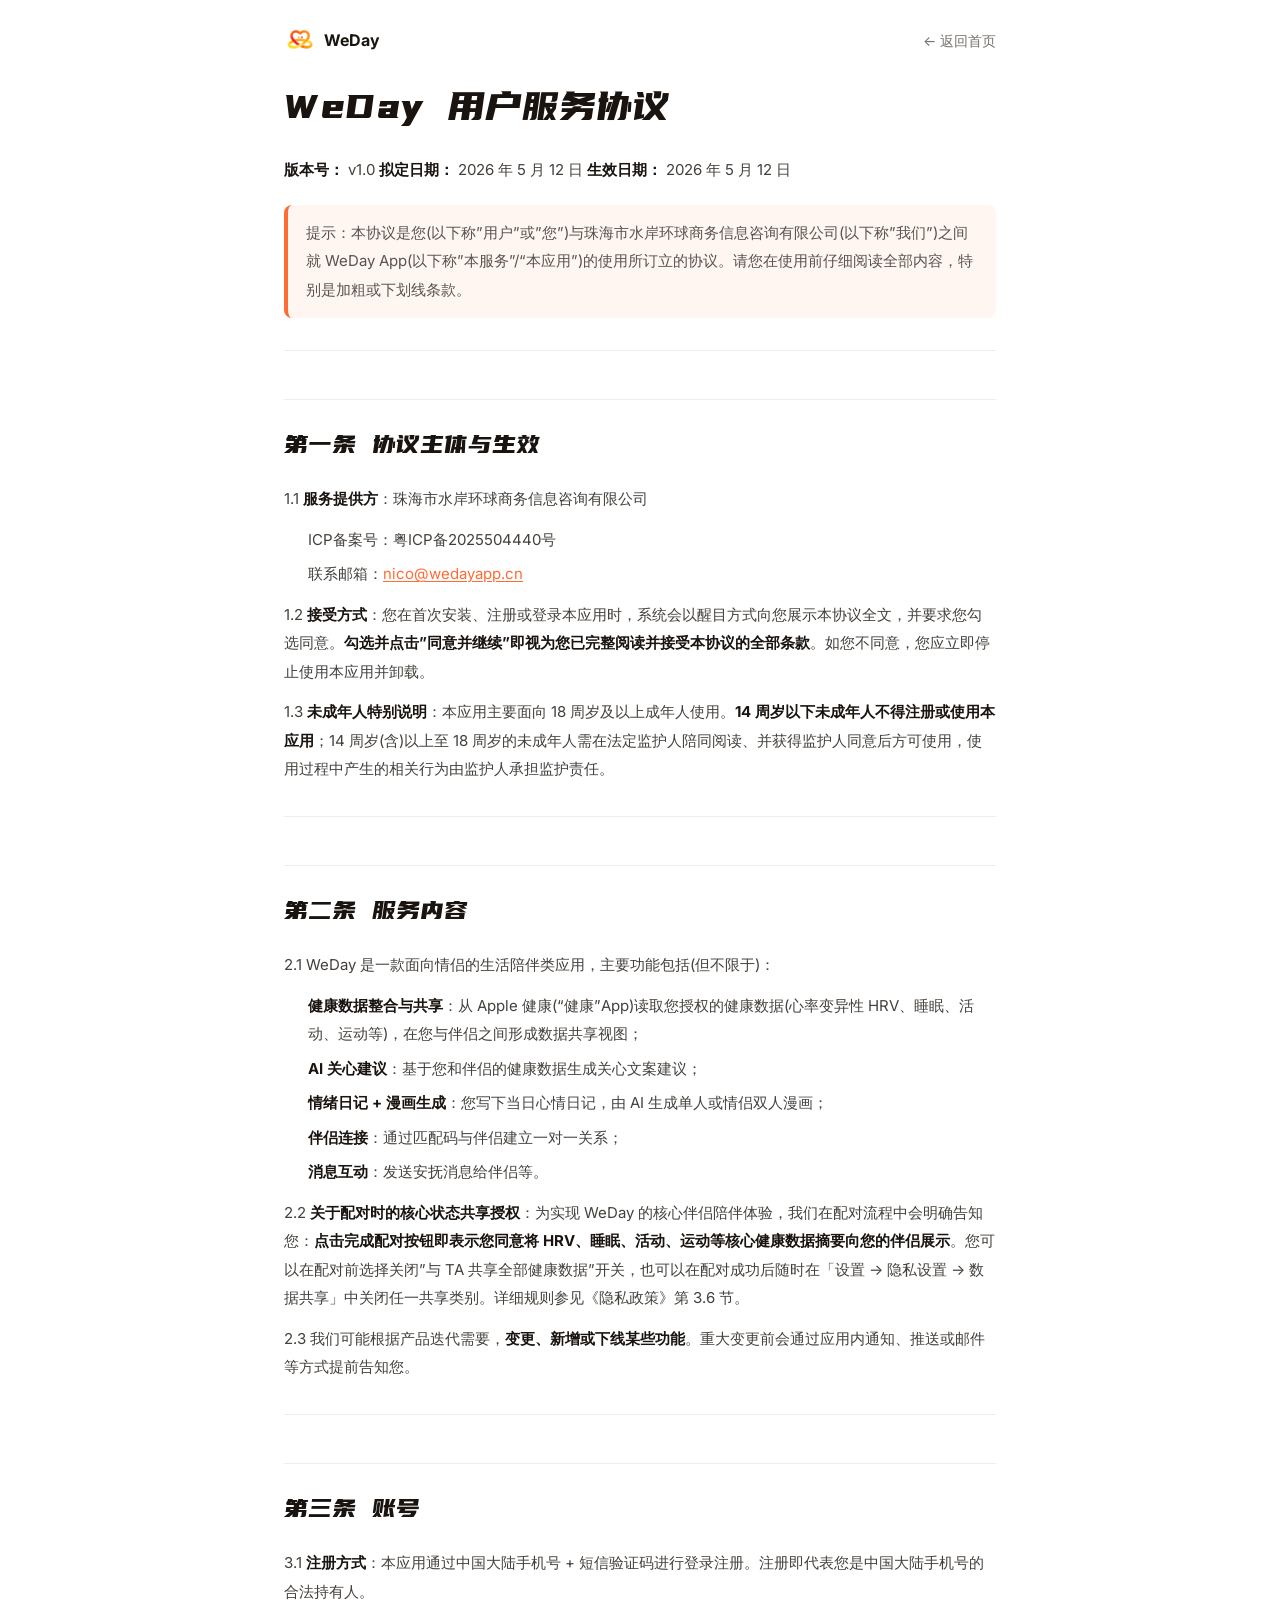
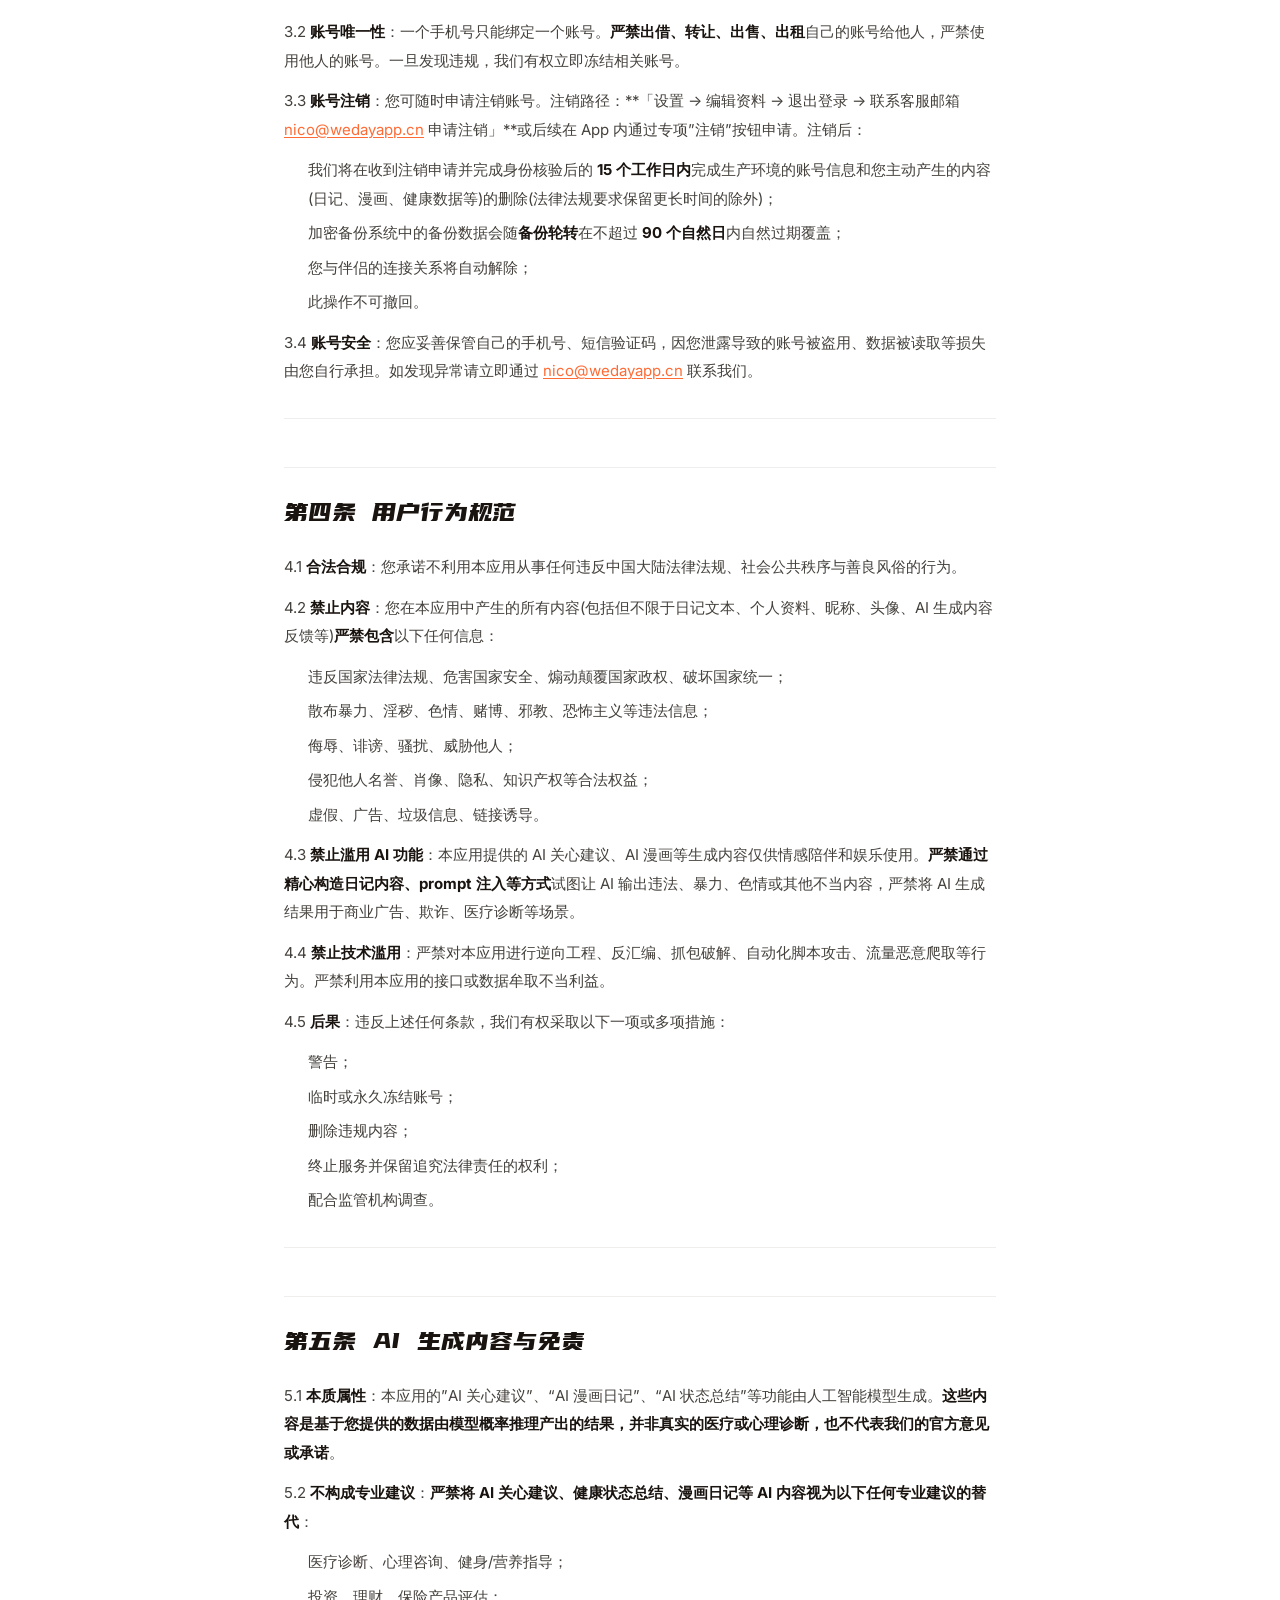
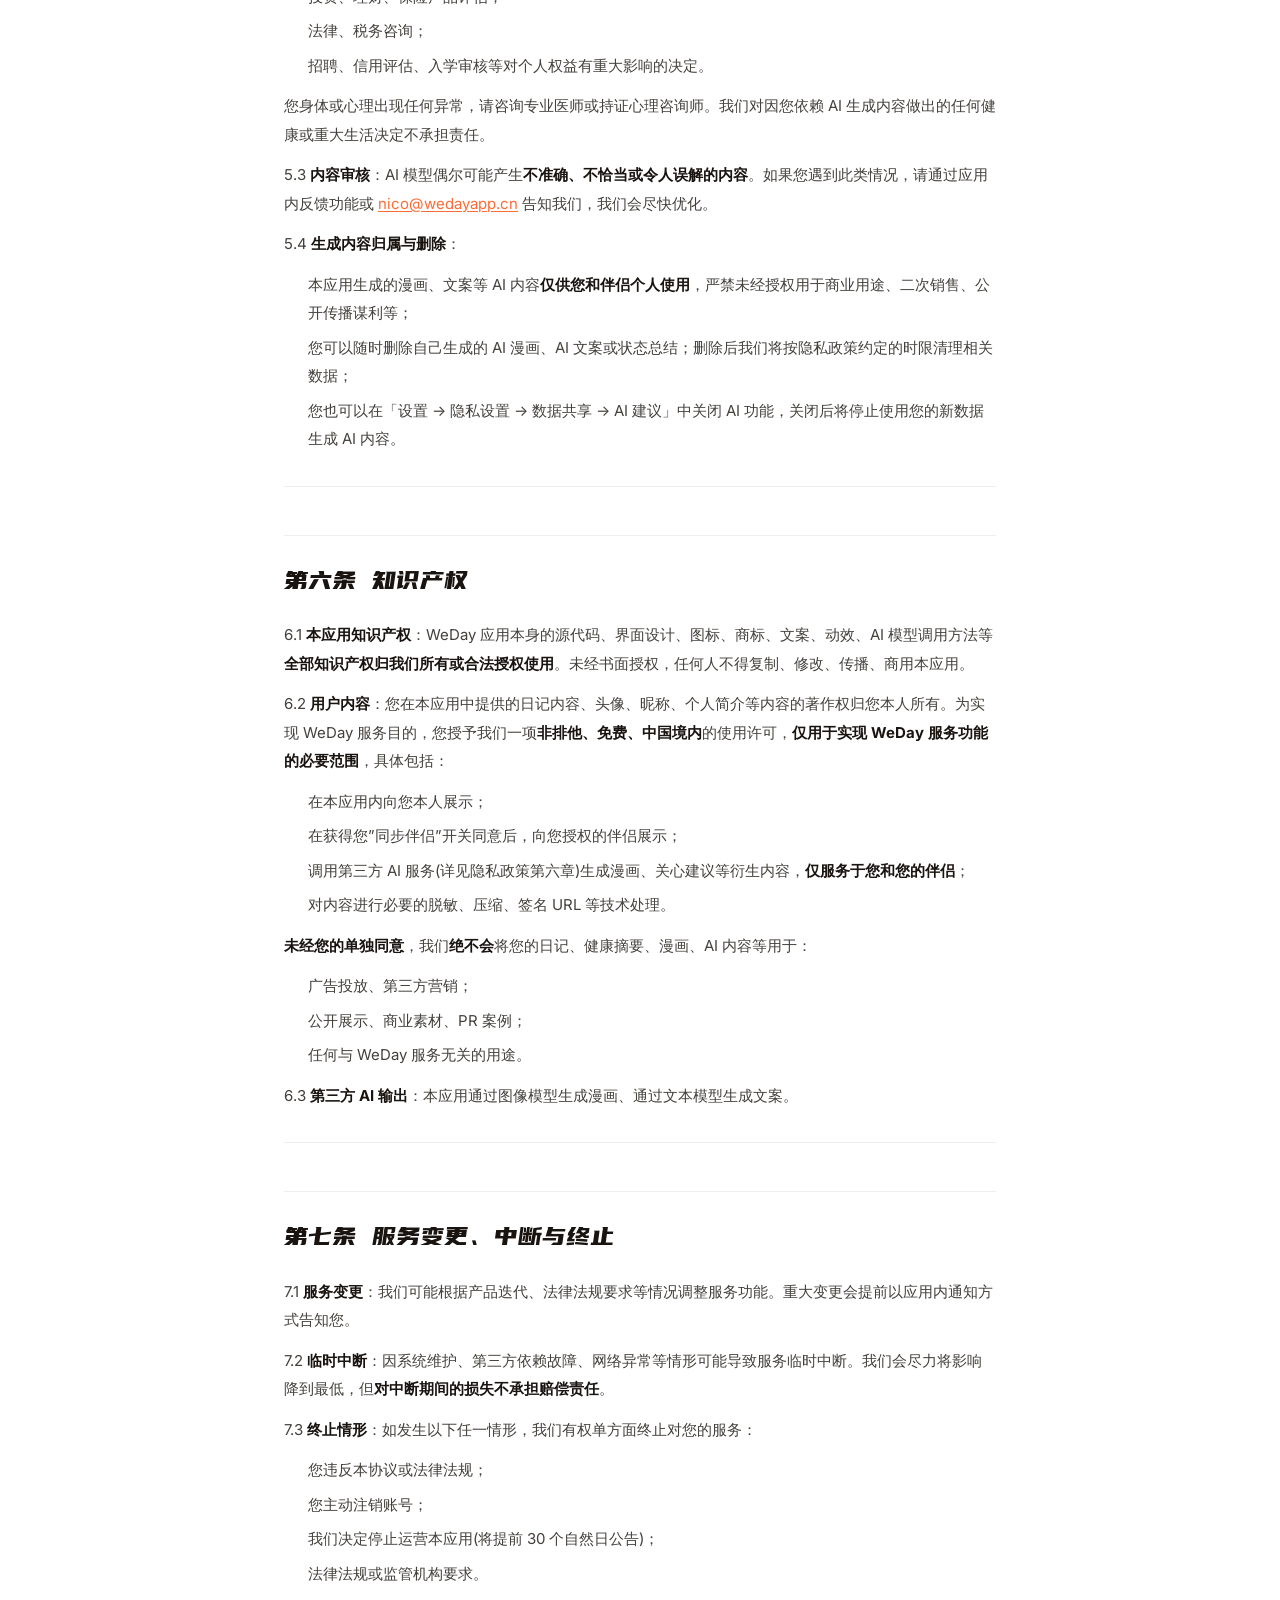
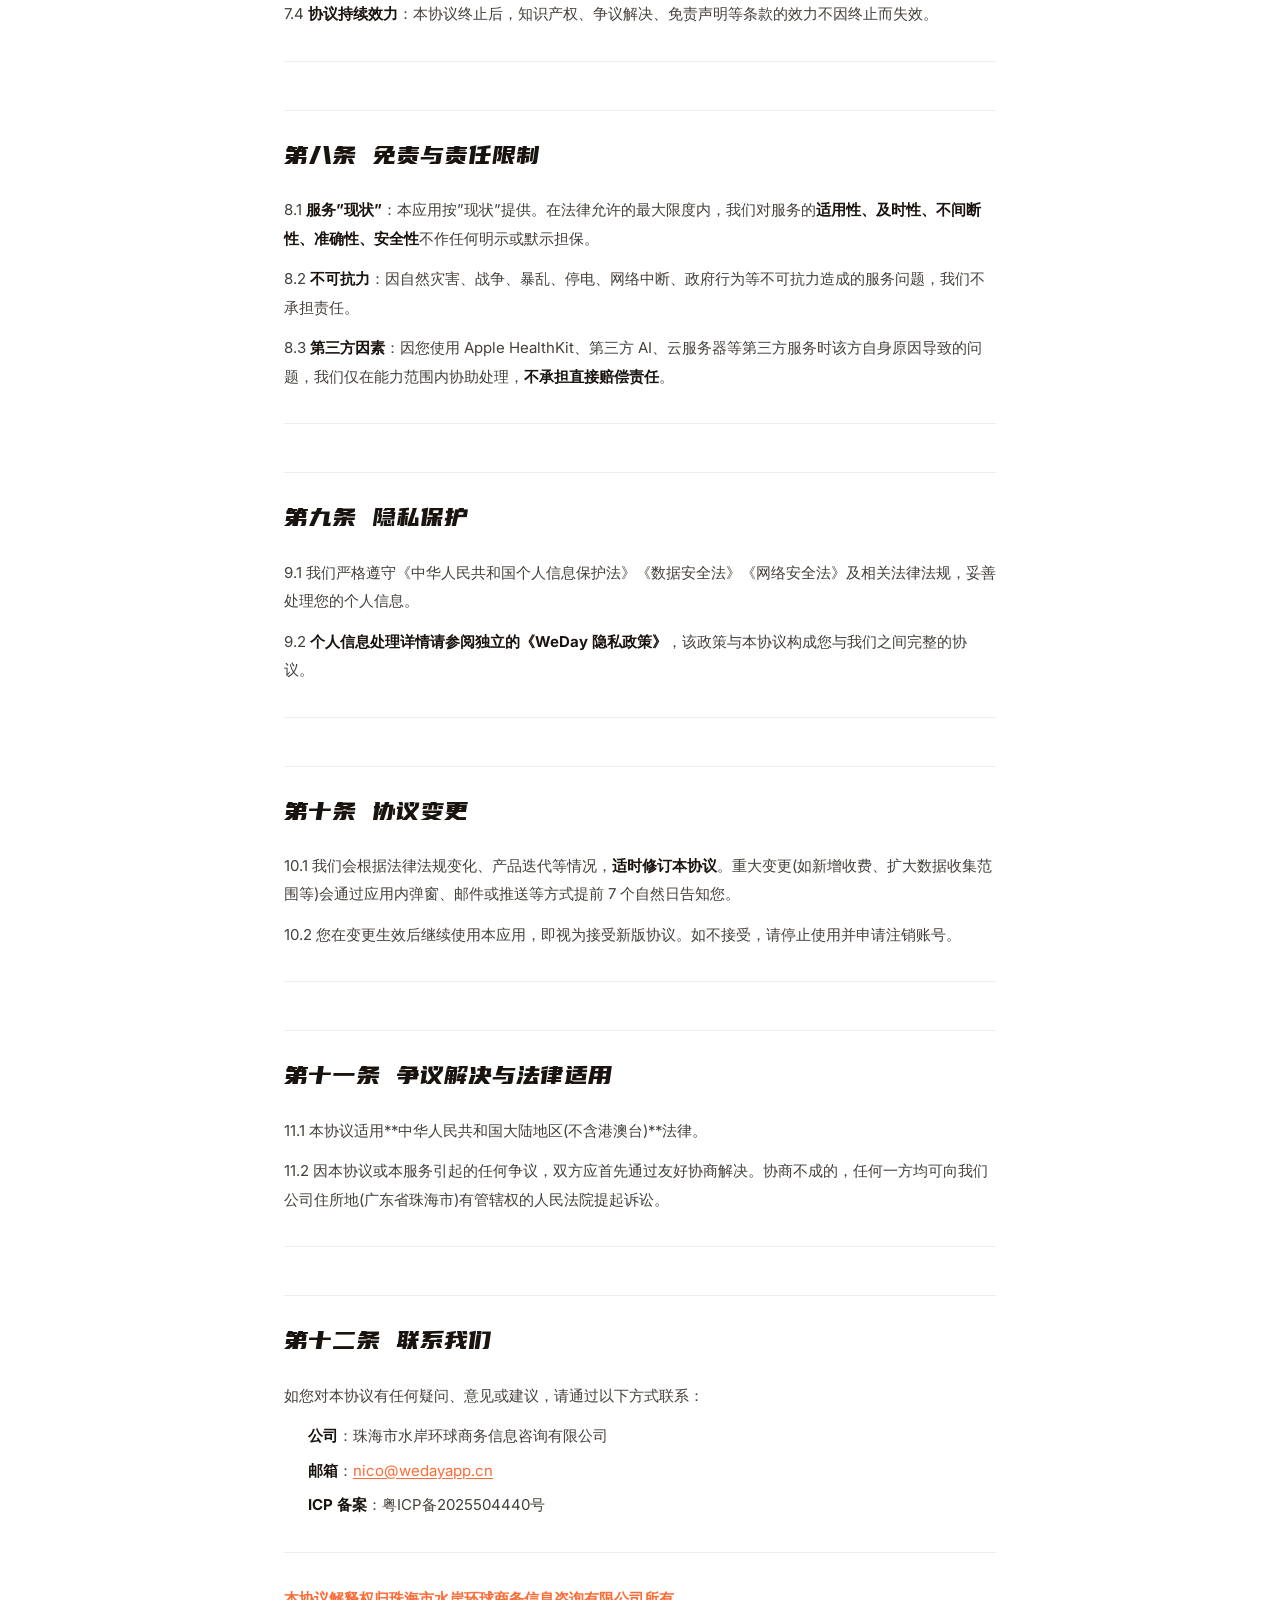
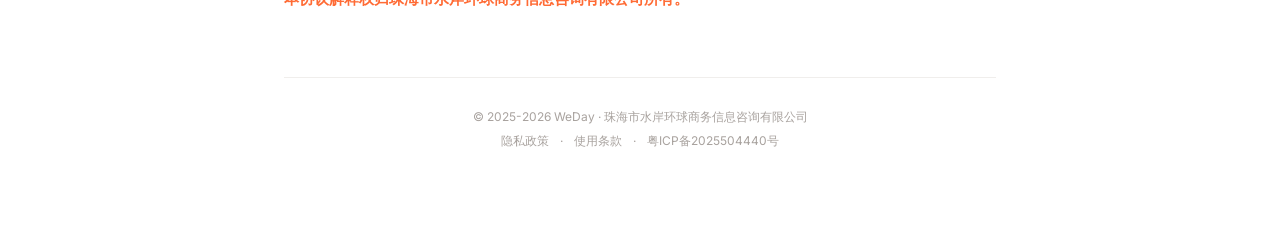
<file: terms/index.html>
<!DOCTYPE html><html lang="zh-CN"> <head><meta charset="UTF-8"><meta name="viewport" content="width=device-width, initial-scale=1.0"><title>WeDay 用户服务协议</title><meta name="description" content="WeDay 用户服务协议 — 使用本应用的权利、义务与免责说明。"><meta property="og:title" content="WeDay 用户服务协议"><meta property="og:description" content="WeDay 用户服务协议 — 使用本应用的权利、义务与免责说明。"><meta property="og:type" content="website"><meta property="og:url" content="https://wedayapp.cn"><meta property="og:image" content="https://wedayapp.cn/assets/screens/home-comfort.png"><link rel="icon" type="image/png" href="/assets/wedayicon.png"><link rel="preconnect" href="https://fonts.googleapis.com"><link rel="preconnect" href="https://fonts.gstatic.com" crossorigin><link href="https://fonts.googleapis.com/css2?family=Inter:wght@400;500;600;700;900&family=Caveat:wght@500;700&display=swap" rel="stylesheet"><link rel="stylesheet" href="/_astro/Layout.BNLK3yub.css"><style>.legal-page{max-width:760px;margin:0 auto;padding:0 24px 80px}.legal-nav{display:flex;align-items:center;justify-content:space-between;padding:24px 0 8px}.legal-home{display:inline-flex;align-items:center;gap:8px;font-weight:700;color:var(--color-ink);text-decoration:none}.legal-home img{width:32px;height:32px;border-radius:8px;background:#fff;padding:2px}.legal-back{font-size:14px;color:#78716c;text-decoration:none;transition:color .2s}.legal-back:hover{color:var(--color-brand)}.legal-content{color:#44403c;font-size:15px;line-height:1.9;word-break:break-word}.legal-content h1{font-family:var(--font-display);font-size:clamp(28px,5vw,40px);line-height:1.3;color:var(--color-ink);margin:16px 0 24px}.legal-content h2{font-family:var(--font-display);font-size:clamp(20px,3.5vw,26px);color:var(--color-ink);margin:48px 0 16px;padding-top:20px;border-top:1px solid #f0eeec}.legal-content h3{font-size:18px;font-weight:700;color:var(--color-ink);margin:28px 0 12px}.legal-content h4{font-size:16px;font-weight:600;color:#57534e;margin:20px 0 10px}.legal-content p{margin:12px 0}.legal-content strong{color:var(--color-ink);font-weight:700}.legal-content em{color:var(--color-brand);font-style:normal;font-weight:600}.legal-content a{color:var(--color-brand);text-decoration:underline;text-underline-offset:2px}.legal-content ul,.legal-content ol{margin:12px 0;padding-left:24px}.legal-content li{margin:6px 0}.legal-content blockquote{margin:20px 0;padding:14px 18px;background:var(--color-cream);border-left:4px solid var(--color-brand);border-radius:8px;color:#57534e}.legal-content blockquote p{margin:0}.legal-content hr{border:none;border-top:1px solid #f0eeec;margin:32px 0}.legal-content table{width:100%;border-collapse:collapse;margin:16px 0;font-size:14px}.legal-content th,.legal-content td{border:1px solid #e7e5e4;padding:8px 12px;text-align:left;vertical-align:top}.legal-content th{background:var(--color-cream);font-weight:700;color:var(--color-ink)}.legal-content table a{word-break:break-all}.legal-footer{margin-top:64px;padding-top:24px;border-top:1px solid #f0eeec;text-align:center;font-size:12px;color:#a8a29e}.legal-footer p{margin:6px 0}.legal-footer a{color:#a8a29e;text-decoration:none;transition:color .2s}.legal-footer a:hover{color:#57534e}.legal-footer span{margin:0 8px}@media(max-width:640px){.legal-content{font-size:14px}.legal-content th,.legal-content td{padding:6px 8px}}
</style></head> <body>  <div class="legal-page"> <nav class="legal-nav"> <a href="/" class="legal-home"> <img src="/assets/weday-logo.png" alt="WeDay"> <span>WeDay</span> </a> <a href="/" class="legal-back">← 返回首页</a> </nav> <article class="legal-content"> <h1 id="weday-用户服务协议">WeDay 用户服务协议</h1>
<p><strong>版本号：</strong> v1.0
<strong>拟定日期：</strong> 2026 年 5 月 12 日
<strong>生效日期：</strong> 2026 年 5 月 12 日</p>
<blockquote>
<p>提示：本协议是您(以下称”用户”或”您”)与珠海市水岸环球商务信息咨询有限公司(以下称”我们”)之间就 WeDay App(以下称”本服务”/“本应用”)的使用所订立的协议。请您在使用前仔细阅读全部内容，特别是加粗或下划线条款。</p>
</blockquote>
<hr>
<h2 id="第一条-协议主体与生效">第一条 协议主体与生效</h2>
<p>1.1 <strong>服务提供方</strong>：珠海市水岸环球商务信息咨询有限公司</p>
<ul>
<li>ICP备案号：粤ICP备2025504440号</li>
<li>联系邮箱：<a href="mailto:nico@wedayapp.cn">nico@wedayapp.cn</a></li>
</ul>
<p>1.2 <strong>接受方式</strong>：您在首次安装、注册或登录本应用时，系统会以醒目方式向您展示本协议全文，并要求您勾选同意。<strong>勾选并点击”同意并继续”即视为您已完整阅读并接受本协议的全部条款</strong>。如您不同意，您应立即停止使用本应用并卸载。</p>
<p>1.3 <strong>未成年人特别说明</strong>：本应用主要面向 18 周岁及以上成年人使用。<strong>14 周岁以下未成年人不得注册或使用本应用</strong>；14 周岁(含)以上至 18 周岁的未成年人需在法定监护人陪同阅读、并获得监护人同意后方可使用，使用过程中产生的相关行为由监护人承担监护责任。</p>
<hr>
<h2 id="第二条-服务内容">第二条 服务内容</h2>
<p>2.1 WeDay 是一款面向情侣的生活陪伴类应用，主要功能包括(但不限于)：</p>
<ul>
<li><strong>健康数据整合与共享</strong>：从 Apple 健康(“健康”App)读取您授权的健康数据(心率变异性 HRV、睡眠、活动、运动等)，在您与伴侣之间形成数据共享视图；</li>
<li><strong>AI 关心建议</strong>：基于您和伴侣的健康数据生成关心文案建议；</li>
<li><strong>情绪日记 + 漫画生成</strong>：您写下当日心情日记，由 AI 生成单人或情侣双人漫画；</li>
<li><strong>伴侣连接</strong>：通过匹配码与伴侣建立一对一关系；</li>
<li><strong>消息互动</strong>：发送安抚消息给伴侣等。</li>
</ul>
<p>2.2 <strong>关于配对时的核心状态共享授权</strong>：为实现 WeDay 的核心伴侣陪伴体验，我们在配对流程中会明确告知您：<strong>点击完成配对按钮即表示您同意将 HRV、睡眠、活动、运动等核心健康数据摘要向您的伴侣展示</strong>。您可以在配对前选择关闭”与 TA 共享全部健康数据”开关，也可以在配对成功后随时在「设置 → 隐私设置 → 数据共享」中关闭任一共享类别。详细规则参见《隐私政策》第 3.6 节。</p>
<p>2.3 我们可能根据产品迭代需要，<strong>变更、新增或下线某些功能</strong>。重大变更前会通过应用内通知、推送或邮件等方式提前告知您。</p>
<hr>
<h2 id="第三条-账号">第三条 账号</h2>
<p>3.1 <strong>注册方式</strong>：本应用通过中国大陆手机号 + 短信验证码进行登录注册。注册即代表您是中国大陆手机号的合法持有人。</p>
<p>3.2 <strong>账号唯一性</strong>：一个手机号只能绑定一个账号。<strong>严禁出借、转让、出售、出租</strong>自己的账号给他人，严禁使用他人的账号。一旦发现违规，我们有权立即冻结相关账号。</p>
<p>3.3 <strong>账号注销</strong>：您可随时申请注销账号。注销路径：**「设置 → 编辑资料 → 退出登录 → 联系客服邮箱 <a href="mailto:nico@wedayapp.cn">nico@wedayapp.cn</a> 申请注销」**或后续在 App 内通过专项”注销”按钮申请。注销后：</p>
<ul>
<li>我们将在收到注销申请并完成身份核验后的 <strong>15 个工作日内</strong>完成生产环境的账号信息和您主动产生的内容(日记、漫画、健康数据等)的删除(法律法规要求保留更长时间的除外)；</li>
<li>加密备份系统中的备份数据会随<strong>备份轮转</strong>在不超过 <strong>90 个自然日</strong>内自然过期覆盖；</li>
<li>您与伴侣的连接关系将自动解除；</li>
<li>此操作不可撤回。</li>
</ul>
<p>3.4 <strong>账号安全</strong>：您应妥善保管自己的手机号、短信验证码，因您泄露导致的账号被盗用、数据被读取等损失由您自行承担。如发现异常请立即通过 <a href="mailto:nico@wedayapp.cn">nico@wedayapp.cn</a> 联系我们。</p>
<hr>
<h2 id="第四条-用户行为规范">第四条 用户行为规范</h2>
<p>4.1 <strong>合法合规</strong>：您承诺不利用本应用从事任何违反中国大陆法律法规、社会公共秩序与善良风俗的行为。</p>
<p>4.2 <strong>禁止内容</strong>：您在本应用中产生的所有内容(包括但不限于日记文本、个人资料、昵称、头像、AI 生成内容反馈等)<strong>严禁包含</strong>以下任何信息：</p>
<ul>
<li>违反国家法律法规、危害国家安全、煽动颠覆国家政权、破坏国家统一；</li>
<li>散布暴力、淫秽、色情、赌博、邪教、恐怖主义等违法信息；</li>
<li>侮辱、诽谤、骚扰、威胁他人；</li>
<li>侵犯他人名誉、肖像、隐私、知识产权等合法权益；</li>
<li>虚假、广告、垃圾信息、链接诱导。</li>
</ul>
<p>4.3 <strong>禁止滥用 AI 功能</strong>：本应用提供的 AI 关心建议、AI 漫画等生成内容仅供情感陪伴和娱乐使用。<strong>严禁通过精心构造日记内容、prompt 注入等方式</strong>试图让 AI 输出违法、暴力、色情或其他不当内容，严禁将 AI 生成结果用于商业广告、欺诈、医疗诊断等场景。</p>
<p>4.4 <strong>禁止技术滥用</strong>：严禁对本应用进行逆向工程、反汇编、抓包破解、自动化脚本攻击、流量恶意爬取等行为。严禁利用本应用的接口或数据牟取不当利益。</p>
<p>4.5 <strong>后果</strong>：违反上述任何条款，我们有权采取以下一项或多项措施：</p>
<ul>
<li>警告；</li>
<li>临时或永久冻结账号；</li>
<li>删除违规内容；</li>
<li>终止服务并保留追究法律责任的权利；</li>
<li>配合监管机构调查。</li>
</ul>
<hr>
<h2 id="第五条-ai-生成内容与免责">第五条 AI 生成内容与免责</h2>
<p>5.1 <strong>本质属性</strong>：本应用的”AI 关心建议”、“AI 漫画日记”、“AI 状态总结”等功能由人工智能模型生成。<strong>这些内容是基于您提供的数据由模型概率推理产出的结果，并非真实的医疗或心理诊断，也不代表我们的官方意见或承诺</strong>。</p>
<p>5.2 <strong>不构成专业建议</strong>：<strong>严禁将 AI 关心建议、健康状态总结、漫画日记等 AI 内容视为以下任何专业建议的替代</strong>：</p>
<ul>
<li>医疗诊断、心理咨询、健身/营养指导；</li>
<li>投资、理财、保险产品评估；</li>
<li>法律、税务咨询；</li>
<li>招聘、信用评估、入学审核等对个人权益有重大影响的决定。</li>
</ul>
<p>您身体或心理出现任何异常，请咨询专业医师或持证心理咨询师。我们对因您依赖 AI 生成内容做出的任何健康或重大生活决定不承担责任。</p>
<p>5.3 <strong>内容审核</strong>：AI 模型偶尔可能产生<strong>不准确、不恰当或令人误解的内容</strong>。如果您遇到此类情况，请通过应用内反馈功能或 <a href="mailto:nico@wedayapp.cn">nico@wedayapp.cn</a> 告知我们，我们会尽快优化。</p>
<p>5.4 <strong>生成内容归属与删除</strong>：</p>
<ul>
<li>本应用生成的漫画、文案等 AI 内容<strong>仅供您和伴侣个人使用</strong>，严禁未经授权用于商业用途、二次销售、公开传播谋利等；</li>
<li>您可以随时删除自己生成的 AI 漫画、AI 文案或状态总结；删除后我们将按隐私政策约定的时限清理相关数据；</li>
<li>您也可以在「设置 → 隐私设置 → 数据共享 → AI 建议」中关闭 AI 功能，关闭后将停止使用您的新数据生成 AI 内容。</li>
</ul>
<hr>
<h2 id="第六条-知识产权">第六条 知识产权</h2>
<p>6.1 <strong>本应用知识产权</strong>：WeDay 应用本身的源代码、界面设计、图标、商标、文案、动效、AI 模型调用方法等<strong>全部知识产权归我们所有或合法授权使用</strong>。未经书面授权，任何人不得复制、修改、传播、商用本应用。</p>
<p>6.2 <strong>用户内容</strong>：您在本应用中提供的日记内容、头像、昵称、个人简介等内容的著作权归您本人所有。为实现 WeDay 服务目的，您授予我们一项<strong>非排他、免费、中国境内</strong>的使用许可，<strong>仅用于实现 WeDay 服务功能的必要范围</strong>，具体包括：</p>
<ul>
<li>在本应用内向您本人展示；</li>
<li>在获得您”同步伴侣”开关同意后，向您授权的伴侣展示；</li>
<li>调用第三方 AI 服务(详见隐私政策第六章)生成漫画、关心建议等衍生内容，<strong>仅服务于您和您的伴侣</strong>；</li>
<li>对内容进行必要的脱敏、压缩、签名 URL 等技术处理。</li>
</ul>
<p><strong>未经您的单独同意</strong>，我们<strong>绝不会</strong>将您的日记、健康摘要、漫画、AI 内容等用于：</p>
<ul>
<li>广告投放、第三方营销；</li>
<li>公开展示、商业素材、PR 案例；</li>
<li>任何与 WeDay 服务无关的用途。</li>
</ul>
<p>6.3 <strong>第三方 AI 输出</strong>：本应用通过图像模型生成漫画、通过文本模型生成文案。</p>
<hr>
<h2 id="第七条-服务变更中断与终止">第七条 服务变更、中断与终止</h2>
<p>7.1 <strong>服务变更</strong>：我们可能根据产品迭代、法律法规要求等情况调整服务功能。重大变更会提前以应用内通知方式告知您。</p>
<p>7.2 <strong>临时中断</strong>：因系统维护、第三方依赖故障、网络异常等情形可能导致服务临时中断。我们会尽力将影响降到最低，但<strong>对中断期间的损失不承担赔偿责任</strong>。</p>
<p>7.3 <strong>终止情形</strong>：如发生以下任一情形，我们有权单方面终止对您的服务：</p>
<ul>
<li>您违反本协议或法律法规；</li>
<li>您主动注销账号；</li>
<li>我们决定停止运营本应用(将提前 30 个自然日公告)；</li>
<li>法律法规或监管机构要求。</li>
</ul>
<p>7.4 <strong>协议持续效力</strong>：本协议终止后，知识产权、争议解决、免责声明等条款的效力不因终止而失效。</p>
<hr>
<h2 id="第八条-免责与责任限制">第八条 免责与责任限制</h2>
<p>8.1 <strong>服务”现状”</strong>：本应用按”现状”提供。在法律允许的最大限度内，我们对服务的<strong>适用性、及时性、不间断性、准确性、安全性</strong>不作任何明示或默示担保。</p>
<p>8.2 <strong>不可抗力</strong>：因自然灾害、战争、暴乱、停电、网络中断、政府行为等不可抗力造成的服务问题，我们不承担责任。</p>
<p>8.3 <strong>第三方因素</strong>：因您使用 Apple HealthKit、第三方 AI、云服务器等第三方服务时该方自身原因导致的问题，我们仅在能力范围内协助处理，<strong>不承担直接赔偿责任</strong>。</p>
<hr>
<h2 id="第九条-隐私保护">第九条 隐私保护</h2>
<p>9.1 我们严格遵守《中华人民共和国个人信息保护法》《数据安全法》《网络安全法》及相关法律法规，妥善处理您的个人信息。</p>
<p>9.2 <strong>个人信息处理详情请参阅独立的《WeDay 隐私政策》</strong>，该政策与本协议构成您与我们之间完整的协议。</p>
<hr>
<h2 id="第十条-协议变更">第十条 协议变更</h2>
<p>10.1 我们会根据法律法规变化、产品迭代等情况，<strong>适时修订本协议</strong>。重大变更(如新增收费、扩大数据收集范围等)会通过应用内弹窗、邮件或推送等方式提前 7 个自然日告知您。</p>
<p>10.2 您在变更生效后继续使用本应用，即视为接受新版协议。如不接受，请停止使用并申请注销账号。</p>
<hr>
<h2 id="第十一条-争议解决与法律适用">第十一条 争议解决与法律适用</h2>
<p>11.1 本协议适用**中华人民共和国大陆地区(不含港澳台)**法律。</p>
<p>11.2 因本协议或本服务引起的任何争议，双方应首先通过友好协商解决。协商不成的，任何一方均可向我们公司住所地(广东省珠海市)有管辖权的人民法院提起诉讼。</p>
<hr>
<h2 id="第十二条-联系我们">第十二条 联系我们</h2>
<p>如您对本协议有任何疑问、意见或建议，请通过以下方式联系：</p>
<ul>
<li><strong>公司</strong>：珠海市水岸环球商务信息咨询有限公司</li>
<li><strong>邮箱</strong>：<a href="mailto:nico@wedayapp.cn">nico@wedayapp.cn</a></li>
<li><strong>ICP 备案</strong>：粤ICP备2025504440号</li>
</ul>
<hr>
<p><em>本协议解释权归珠海市水岸环球商务信息咨询有限公司所有。</em></p> </article> <footer class="legal-footer"> <p>© 2025-2026 WeDay · 珠海市水岸环球商务信息咨询有限公司</p> <p> <a href="/privacy">隐私政策</a> <span>·</span> <a href="/terms">使用条款</a> <span>·</span> <a href="https://beian.miit.gov.cn/" target="_blank" rel="noopener noreferrer">
粤ICP备2025504440号
</a> </p> </footer> </div>  <script type="module">const p=new IntersectionObserver(t=>{for(const s of t)s.isIntersecting&&(s.target.classList.add("in"),p.unobserve(s.target))},{threshold:.15});document.querySelectorAll(".reveal").forEach(t=>p.observe(t));const g=t=>Math.round(t).toLocaleString("en-US"),v=t=>(Math.floor(t)*2654435761>>>0)%10,w=t=>Math.floor(t)*10+v(t),u=(t,s)=>{const c=performance.now(),i=r=>{const n=Math.min((r-c)/1800,1),l=1-Math.pow(1-n,3);t.textContent=g(s*l),n<1&&requestAnimationFrame(i)};requestAnimationFrame(i)},h=new IntersectionObserver(t=>{for(const s of t){if(!s.isIntersecting)continue;const e=s.target;h.unobserve(e);const c=Number(e.dataset.count||"0"),i=e.dataset.countUrl,r=n=>e.dataset.inflate==="x10"?w(n):n;i?fetch(i).then(n=>n.json()).then(n=>u(e,r(Number(n?.total)||c))).catch(()=>u(e,r(c))):u(e,r(c))}},{threshold:.5});document.querySelectorAll(".stat-count").forEach(t=>h.observe(t));document.querySelectorAll(".phone-scroll-area").forEach(t=>{const s=t.closest(".phone-window");t.addEventListener("scroll",()=>s?.classList.add("scrolled"),{once:!0});let e=!1,c=0,i=0,r=0,n=0,l=0,d=0;t.addEventListener("pointerdown",o=>{o.pointerType==="mouse"&&(e=!0,c=o.clientY,i=t.scrollTop,r=o.clientY,n=performance.now(),l=0,cancelAnimationFrame(d),t.classList.add("dragging"),t.setPointerCapture(o.pointerId))}),t.addEventListener("pointermove",o=>{if(!e)return;t.scrollTop=i-(o.clientY-c);const a=performance.now(),m=a-n;m>0&&(l=(o.clientY-r)/m),r=o.clientY,n=a});const f=()=>{if(!e)return;e=!1,t.classList.remove("dragging");let o=-l*16;const a=()=>{Math.abs(o)<.4||(t.scrollTop+=o,o*=.94,d=requestAnimationFrame(a))};d=requestAnimationFrame(a)};t.addEventListener("pointerup",f),t.addEventListener("pointercancel",f)});</script> </body> </html>
</file>
<file: _astro/Layout.BNLK3yub.css>
@layer properties{@supports (((-webkit-hyphens:none)) and (not (margin-trim:inline))) or ((-moz-orient:inline) and (not (color:rgb(from red r g b)))){*,:before,:after,::backdrop{--tw-translate-x:0;--tw-translate-y:0;--tw-translate-z:0;--tw-rotate-x:initial;--tw-rotate-y:initial;--tw-rotate-z:initial;--tw-skew-x:initial;--tw-skew-y:initial;--tw-border-style:solid;--tw-leading:initial;--tw-font-weight:initial;--tw-tracking:initial;--tw-shadow:0 0 #0000;--tw-shadow-color:initial;--tw-shadow-alpha:100%;--tw-inset-shadow:0 0 #0000;--tw-inset-shadow-color:initial;--tw-inset-shadow-alpha:100%;--tw-ring-color:initial;--tw-ring-shadow:0 0 #0000;--tw-inset-ring-color:initial;--tw-inset-ring-shadow:0 0 #0000;--tw-ring-inset:initial;--tw-ring-offset-width:0px;--tw-ring-offset-color:#fff;--tw-ring-offset-shadow:0 0 #0000;--tw-outline-style:solid;--tw-blur:initial;--tw-brightness:initial;--tw-contrast:initial;--tw-grayscale:initial;--tw-hue-rotate:initial;--tw-invert:initial;--tw-opacity:initial;--tw-saturate:initial;--tw-sepia:initial;--tw-drop-shadow:initial;--tw-drop-shadow-color:initial;--tw-drop-shadow-alpha:100%;--tw-drop-shadow-size:initial;--tw-backdrop-blur:initial;--tw-backdrop-brightness:initial;--tw-backdrop-contrast:initial;--tw-backdrop-grayscale:initial;--tw-backdrop-hue-rotate:initial;--tw-backdrop-invert:initial;--tw-backdrop-opacity:initial;--tw-backdrop-saturate:initial;--tw-backdrop-sepia:initial;--tw-duration:initial;--tw-scale-x:1;--tw-scale-y:1;--tw-scale-z:1}}}@layer theme{:root,:host{--font-sans:"Inter", "PingFang SC", "Microsoft YaHei", sans-serif;--font-mono:ui-monospace, SFMono-Regular, Menlo, Monaco, Consolas, "Liberation Mono", "Courier New", monospace;--color-stone-100:oklch(97% .001 106.424);--color-stone-400:oklch(70.9% .01 56.259);--color-stone-500:oklch(55.3% .013 58.071);--color-stone-600:oklch(44.4% .011 73.639);--color-stone-900:oklch(21.6% .006 56.043);--color-black:#000;--color-white:#fff;--spacing:.25rem;--container-md:28rem;--container-2xl:42rem;--container-3xl:48rem;--container-5xl:64rem;--container-6xl:72rem;--text-xs:.75rem;--text-xs--line-height:calc(1 / .75);--text-sm:.875rem;--text-sm--line-height:calc(1.25 / .875);--text-lg:1.125rem;--text-lg--line-height:calc(1.75 / 1.125);--text-xl:1.25rem;--text-xl--line-height:calc(1.75 / 1.25);--text-2xl:1.5rem;--text-2xl--line-height:calc(2 / 1.5);--text-4xl:2.25rem;--text-4xl--line-height:calc(2.5 / 2.25);--text-5xl:3rem;--text-5xl--line-height:1;--text-6xl:3.75rem;--text-6xl--line-height:1;--text-7xl:4.5rem;--text-7xl--line-height:1;--text-8xl:6rem;--text-8xl--line-height:1;--text-9xl:8rem;--text-9xl--line-height:1;--font-weight-medium:500;--font-weight-bold:700;--tracking-tight:-.025em;--leading-tight:1.25;--leading-relaxed:1.625;--radius-lg:.5rem;--radius-2xl:1rem;--blur-3xl:64px;--default-transition-duration:.15s;--default-transition-timing-function:cubic-bezier(.4, 0, .2, 1);--default-font-family:var(--font-sans);--default-mono-font-family:var(--font-mono);--color-brand:#ff6b35;--color-cream:#fff6f1;--color-ink:#1a1410;--font-display:"YouSheBiaoTiHei", "PingFang SC", sans-serif}}@layer base{*,:after,:before,::backdrop{box-sizing:border-box;border:0 solid;margin:0;padding:0}::file-selector-button{box-sizing:border-box;border:0 solid;margin:0;padding:0}html,:host{-webkit-text-size-adjust:100%;tab-size:4;line-height:1.5;font-family:var(--default-font-family,ui-sans-serif, system-ui, sans-serif, "Apple Color Emoji", "Segoe UI Emoji", "Segoe UI Symbol", "Noto Color Emoji");font-feature-settings:var(--default-font-feature-settings,normal);font-variation-settings:var(--default-font-variation-settings,normal);-webkit-tap-highlight-color:transparent}hr{height:0;color:inherit;border-top-width:1px}abbr:where([title]){-webkit-text-decoration:underline dotted;text-decoration:underline dotted}h1,h2,h3,h4,h5,h6{font-size:inherit;font-weight:inherit}a{color:inherit;-webkit-text-decoration:inherit;text-decoration:inherit}b,strong{font-weight:bolder}code,kbd,samp,pre{font-family:var(--default-mono-font-family,ui-monospace, SFMono-Regular, Menlo, Monaco, Consolas, "Liberation Mono", "Courier New", monospace);font-feature-settings:var(--default-mono-font-feature-settings,normal);font-variation-settings:var(--default-mono-font-variation-settings,normal);font-size:1em}small{font-size:80%}sub,sup{vertical-align:baseline;font-size:75%;line-height:0;position:relative}sub{bottom:-.25em}sup{top:-.5em}table{text-indent:0;border-color:inherit;border-collapse:collapse}:-moz-focusring{outline:auto}progress{vertical-align:baseline}summary{display:list-item}ol,ul,menu{list-style:none}img,svg,video,canvas,audio,iframe,embed,object{vertical-align:middle;display:block}img,video{max-width:100%;height:auto}button,input,select,optgroup,textarea{font:inherit;font-feature-settings:inherit;font-variation-settings:inherit;letter-spacing:inherit;color:inherit;opacity:1;background-color:#0000;border-radius:0}::file-selector-button{font:inherit;font-feature-settings:inherit;font-variation-settings:inherit;letter-spacing:inherit;color:inherit;opacity:1;background-color:#0000;border-radius:0}:where(select:is([multiple],[size])) optgroup{font-weight:bolder}:where(select:is([multiple],[size])) optgroup option{padding-inline-start:20px}::file-selector-button{margin-inline-end:4px}::placeholder{opacity:1}@supports (not ((-webkit-appearance:-apple-pay-button))) or (contain-intrinsic-size:1px){::placeholder{color:currentColor}@supports (color:color-mix(in lab,red,red)){::placeholder{color:color-mix(in oklab,currentcolor 50%,transparent)}}}textarea{resize:vertical}::-webkit-search-decoration{-webkit-appearance:none}::-webkit-date-and-time-value{min-height:1lh;text-align:inherit}::-webkit-datetime-edit{display:inline-flex}::-webkit-datetime-edit-fields-wrapper{padding:0}::-webkit-datetime-edit{padding-block:0}::-webkit-datetime-edit-year-field{padding-block:0}::-webkit-datetime-edit-month-field{padding-block:0}::-webkit-datetime-edit-day-field{padding-block:0}::-webkit-datetime-edit-hour-field{padding-block:0}::-webkit-datetime-edit-minute-field{padding-block:0}::-webkit-datetime-edit-second-field{padding-block:0}::-webkit-datetime-edit-millisecond-field{padding-block:0}::-webkit-datetime-edit-meridiem-field{padding-block:0}::-webkit-calendar-picker-indicator{line-height:1}:-moz-ui-invalid{box-shadow:none}button,input:where([type=button],[type=reset],[type=submit]){appearance:button}::file-selector-button{appearance:button}::-webkit-inner-spin-button{height:auto}::-webkit-outer-spin-button{height:auto}[hidden]:where(:not([hidden=until-found])){display:none!important}}@layer components;@layer utilities{.pointer-events-none{pointer-events:none}.absolute{position:absolute}.relative{position:relative}.static{position:static}.inset-0{inset:0}.inset-x-0{inset-inline:0}.-top-10{top:calc(var(--spacing) * -10)}.top-1\.5{top:calc(var(--spacing) * 1.5)}.top-1\/2{top:50%}.top-10{top:calc(var(--spacing) * 10)}.right-1\.5{right:calc(var(--spacing) * 1.5)}.bottom-0{bottom:0}.-left-2{left:calc(var(--spacing) * -2)}.left-1\/2{left:50%}.z-10{z-index:10}.mx-auto{margin-inline:auto}.mt-2{margin-top:calc(var(--spacing) * 2)}.mt-3{margin-top:calc(var(--spacing) * 3)}.mt-4{margin-top:calc(var(--spacing) * 4)}.mt-6{margin-top:calc(var(--spacing) * 6)}.mt-7{margin-top:calc(var(--spacing) * 7)}.mt-10{margin-top:calc(var(--spacing) * 10)}.mt-16{margin-top:calc(var(--spacing) * 16)}.block{display:block}.flex{display:flex}.grid{display:grid}.inline-flex{display:inline-flex}.table{display:table}.h-7{height:calc(var(--spacing) * 7)}.h-11{height:calc(var(--spacing) * 11)}.h-44{height:calc(var(--spacing) * 44)}.h-80{height:calc(var(--spacing) * 80)}.h-full{height:100%}.min-h-\[480px\]{min-height:480px}.w-7{width:calc(var(--spacing) * 7)}.w-11{width:calc(var(--spacing) * 11)}.w-80{width:calc(var(--spacing) * 80)}.w-auto{width:auto}.w-full{width:100%}.w-max{width:max-content}.max-w-2xl{max-width:var(--container-2xl)}.max-w-3xl{max-width:var(--container-3xl)}.max-w-5xl{max-width:var(--container-5xl)}.max-w-6xl{max-width:var(--container-6xl)}.max-w-md{max-width:var(--container-md)}.shrink-0{flex-shrink:0}.border-collapse{border-collapse:collapse}.-translate-x-1\/2{--tw-translate-x: -50% ;translate:var(--tw-translate-x) var(--tw-translate-y)}.-translate-y-1\/2{--tw-translate-y: -50% ;translate:var(--tw-translate-x) var(--tw-translate-y)}.transform{transform:var(--tw-rotate-x,) var(--tw-rotate-y,) var(--tw-rotate-z,) var(--tw-skew-x,) var(--tw-skew-y,)}.flex-col{flex-direction:column}.flex-wrap{flex-wrap:wrap}.items-baseline{align-items:baseline}.items-center{align-items:center}.items-end{align-items:flex-end}.justify-between{justify-content:space-between}.justify-center{justify-content:center}.gap-1{gap:var(--spacing)}.gap-1\.5{gap:calc(var(--spacing) * 1.5)}.gap-2{gap:calc(var(--spacing) * 2)}.gap-2\.5{gap:calc(var(--spacing) * 2.5)}.gap-3{gap:calc(var(--spacing) * 3)}.gap-4{gap:calc(var(--spacing) * 4)}.gap-5{gap:calc(var(--spacing) * 5)}.gap-6{gap:calc(var(--spacing) * 6)}.gap-10{gap:calc(var(--spacing) * 10)}.gap-12{gap:calc(var(--spacing) * 12)}.overflow-hidden{overflow:hidden}.rounded-2xl{border-radius:var(--radius-2xl)}.rounded-\[1\.9rem\]{border-radius:1.9rem}.rounded-\[2\.0rem\]{border-radius:2rem}.rounded-\[2\.4rem\]{border-radius:2.4rem}.rounded-\[2\.5rem\]{border-radius:2.5rem}.rounded-\[2\.6rem\]{border-radius:2.6rem}.rounded-full{border-radius:3.40282e38px}.rounded-lg{border-radius:var(--radius-lg)}.border{border-style:var(--tw-border-style);border-width:1px}.border-\[3px\]{border-style:var(--tw-border-style);border-width:3px}.border-t{border-top-style:var(--tw-border-style);border-top-width:1px}.border-stone-100{border-color:var(--color-stone-100)}.border-stone-900\/90{border-color:#1c1917e6}@supports (color:color-mix(in lab,red,red)){.border-stone-900\/90{border-color:color-mix(in oklab,var(--color-stone-900) 90%,transparent)}}.bg-black\/35{background-color:#00000059}@supports (color:color-mix(in lab,red,red)){.bg-black\/35{background-color:color-mix(in oklab,var(--color-black) 35%,transparent)}}.bg-cream{background-color:var(--color-cream)}.bg-stone-900{background-color:var(--color-stone-900)}.bg-white{background-color:var(--color-white)}.bg-white\/70{background-color:#ffffffb3}@supports (color:color-mix(in lab,red,red)){.bg-white\/70{background-color:color-mix(in oklab,var(--color-white) 70%,transparent)}}.object-cover{object-fit:cover}.p-0\.5{padding:calc(var(--spacing) * .5)}.p-1{padding:var(--spacing)}.p-2{padding:calc(var(--spacing) * 2)}.px-2{padding-inline:calc(var(--spacing) * 2)}.px-3\.5{padding-inline:calc(var(--spacing) * 3.5)}.px-4{padding-inline:calc(var(--spacing) * 4)}.px-5{padding-inline:calc(var(--spacing) * 5)}.px-6{padding-inline:calc(var(--spacing) * 6)}.px-8{padding-inline:calc(var(--spacing) * 8)}.px-10{padding-inline:calc(var(--spacing) * 10)}.py-0\.5{padding-block:calc(var(--spacing) * .5)}.py-1\.5{padding-block:calc(var(--spacing) * 1.5)}.py-2{padding-block:calc(var(--spacing) * 2)}.py-2\.5{padding-block:calc(var(--spacing) * 2.5)}.py-3{padding-block:calc(var(--spacing) * 3)}.py-4{padding-block:calc(var(--spacing) * 4)}.py-6{padding-block:calc(var(--spacing) * 6)}.py-10{padding-block:calc(var(--spacing) * 10)}.py-20{padding-block:calc(var(--spacing) * 20)}.py-24{padding-block:calc(var(--spacing) * 24)}.pt-6{padding-top:calc(var(--spacing) * 6)}.pt-8{padding-top:calc(var(--spacing) * 8)}.pb-2\.5{padding-bottom:calc(var(--spacing) * 2.5)}.pb-20{padding-bottom:calc(var(--spacing) * 20)}.text-center{text-align:center}.font-display{font-family:var(--font-display)}.text-2xl{font-size:var(--text-2xl);line-height:var(--tw-leading,var(--text-2xl--line-height))}.text-4xl{font-size:var(--text-4xl);line-height:var(--tw-leading,var(--text-4xl--line-height))}.text-6xl{font-size:var(--text-6xl);line-height:var(--tw-leading,var(--text-6xl--line-height))}.text-7xl{font-size:var(--text-7xl);line-height:var(--tw-leading,var(--text-7xl--line-height))}.text-lg{font-size:var(--text-lg);line-height:var(--tw-leading,var(--text-lg--line-height))}.text-sm{font-size:var(--text-sm);line-height:var(--tw-leading,var(--text-sm--line-height))}.text-xl{font-size:var(--text-xl);line-height:var(--tw-leading,var(--text-xl--line-height))}.text-xs{font-size:var(--text-xs);line-height:var(--tw-leading,var(--text-xs--line-height))}.text-\[10px\]{font-size:10px}.text-\[11px\]{font-size:11px}.leading-\[1\.2\]{--tw-leading:1.2;line-height:1.2}.leading-\[1\.08\]{--tw-leading:1.08;line-height:1.08}.leading-\[1\.15\]{--tw-leading:1.15;line-height:1.15}.leading-none{--tw-leading:1;line-height:1}.leading-relaxed{--tw-leading:var(--leading-relaxed);line-height:var(--leading-relaxed)}.leading-tight{--tw-leading:var(--leading-tight);line-height:var(--leading-tight)}.font-bold{--tw-font-weight:var(--font-weight-bold);font-weight:var(--font-weight-bold)}.font-medium{--tw-font-weight:var(--font-weight-medium);font-weight:var(--font-weight-medium)}.tracking-tight{--tw-tracking:var(--tracking-tight);letter-spacing:var(--tracking-tight)}.text-brand{color:var(--color-brand)}.text-ink{color:var(--color-ink)}.text-stone-400{color:var(--color-stone-400)}.text-stone-500{color:var(--color-stone-500)}.text-stone-600{color:var(--color-stone-600)}.text-white{color:var(--color-white)}.opacity-0{opacity:0}.opacity-50{opacity:.5}.shadow-sm{--tw-shadow:0 1px 3px 0 var(--tw-shadow-color,#0000001a), 0 1px 2px -1px var(--tw-shadow-color,#0000001a);box-shadow:var(--tw-inset-shadow),var(--tw-inset-ring-shadow),var(--tw-ring-offset-shadow),var(--tw-ring-shadow),var(--tw-shadow)}.outline{outline-style:var(--tw-outline-style);outline-width:1px}.blur-3xl{--tw-blur:blur(var(--blur-3xl));filter:var(--tw-blur,) var(--tw-brightness,) var(--tw-contrast,) var(--tw-grayscale,) var(--tw-hue-rotate,) var(--tw-invert,) var(--tw-saturate,) var(--tw-sepia,) var(--tw-drop-shadow,)}.backdrop-blur{--tw-backdrop-blur:blur(8px);-webkit-backdrop-filter:var(--tw-backdrop-blur,) var(--tw-backdrop-brightness,) var(--tw-backdrop-contrast,) var(--tw-backdrop-grayscale,) var(--tw-backdrop-hue-rotate,) var(--tw-backdrop-invert,) var(--tw-backdrop-opacity,) var(--tw-backdrop-saturate,) var(--tw-backdrop-sepia,);backdrop-filter:var(--tw-backdrop-blur,) var(--tw-backdrop-brightness,) var(--tw-backdrop-contrast,) var(--tw-backdrop-grayscale,) var(--tw-backdrop-hue-rotate,) var(--tw-backdrop-invert,) var(--tw-backdrop-opacity,) var(--tw-backdrop-saturate,) var(--tw-backdrop-sepia,)}.transition{transition-property:color,background-color,border-color,outline-color,text-decoration-color,fill,stroke,--tw-gradient-from,--tw-gradient-via,--tw-gradient-to,opacity,box-shadow,transform,translate,scale,rotate,filter,-webkit-backdrop-filter,backdrop-filter,display,content-visibility,overlay,pointer-events;transition-timing-function:var(--tw-ease,var(--default-transition-timing-function));transition-duration:var(--tw-duration,var(--default-transition-duration))}.transition-all{transition-property:all;transition-timing-function:var(--tw-ease,var(--default-transition-timing-function));transition-duration:var(--tw-duration,var(--default-transition-duration))}.transition-colors{transition-property:color,background-color,border-color,outline-color,text-decoration-color,fill,stroke,--tw-gradient-from,--tw-gradient-via,--tw-gradient-to;transition-timing-function:var(--tw-ease,var(--default-transition-timing-function));transition-duration:var(--tw-duration,var(--default-transition-duration))}.transition-opacity{transition-property:opacity;transition-timing-function:var(--tw-ease,var(--default-transition-timing-function));transition-duration:var(--tw-duration,var(--default-transition-duration))}.transition-transform{transition-property:transform,translate,scale,rotate;transition-timing-function:var(--tw-ease,var(--default-transition-timing-function));transition-duration:var(--tw-duration,var(--default-transition-duration))}.duration-300{--tw-duration:.3s;transition-duration:.3s}.select-none{-webkit-user-select:none;user-select:none}@media(hover:hover){.group-hover\:opacity-100:is(:where(.group):hover *){opacity:1}.hover\:z-10:hover{z-index:10}.hover\:-translate-y-0\.5:hover{--tw-translate-y:calc(var(--spacing) * -.5);translate:var(--tw-translate-x) var(--tw-translate-y)}.hover\:scale-105:hover{--tw-scale-x:105%;--tw-scale-y:105%;--tw-scale-z:105%;scale:var(--tw-scale-x) var(--tw-scale-y)}.hover\:\!rotate-0:hover{rotate:0deg!important}.hover\:text-stone-600:hover{color:var(--color-stone-600)}}@media(min-width:40rem){.sm\:hidden{display:none}.sm\:h-52{height:calc(var(--spacing) * 52)}.sm\:px-12{padding-inline:calc(var(--spacing) * 12)}.sm\:py-32{padding-block:calc(var(--spacing) * 32)}.sm\:text-2xl{font-size:var(--text-2xl);line-height:var(--tw-leading,var(--text-2xl--line-height))}.sm\:text-5xl{font-size:var(--text-5xl);line-height:var(--tw-leading,var(--text-5xl--line-height))}.sm\:text-7xl{font-size:var(--text-7xl);line-height:var(--tw-leading,var(--text-7xl--line-height))}.sm\:text-8xl{font-size:var(--text-8xl);line-height:var(--tw-leading,var(--text-8xl--line-height))}}@media(min-width:48rem){.md\:flex-row{flex-direction:row}}@media(min-width:64rem){.lg\:order-1{order:1}.lg\:order-2{order:2}.lg\:grid-cols-2{grid-template-columns:repeat(2,minmax(0,1fr))}.lg\:grid-cols-\[1\.05fr_0\.95fr\]{grid-template-columns:1.05fr .95fr}.lg\:gap-6{gap:calc(var(--spacing) * 6)}.lg\:gap-16{gap:calc(var(--spacing) * 16)}.lg\:px-8{padding-inline:calc(var(--spacing) * 8)}.lg\:py-28{padding-block:calc(var(--spacing) * 28)}.lg\:py-32{padding-block:calc(var(--spacing) * 32)}.lg\:pt-10{padding-top:calc(var(--spacing) * 10)}.lg\:pb-28{padding-bottom:calc(var(--spacing) * 28)}.lg\:text-6xl{font-size:var(--text-6xl);line-height:var(--tw-leading,var(--text-6xl--line-height))}.lg\:text-8xl{font-size:var(--text-8xl);line-height:var(--tw-leading,var(--text-8xl--line-height))}.lg\:text-9xl{font-size:var(--text-9xl);line-height:var(--tw-leading,var(--text-9xl--line-height))}}}@font-face{font-family:YouSheBiaoTiHei;src:url(/assets/fonts/YouSheBiaoTiHei.subset.woff2)format("woff2");font-weight:400;font-display:swap}.font-display{font-family:var(--font-display);font-weight:400}html{scroll-behavior:smooth}body{color:var(--color-ink);-webkit-font-smoothing:antialiased;font-family:var(--font-sans);background:#fff}@keyframes marquee-left{0%{transform:translate(0)}to{transform:translate(-50%)}}@keyframes marquee-right{0%{transform:translate(-50%)}to{transform:translate(0)}}@keyframes float-soft{0%,to{transform:translateY(0) rotate(var(--r,0deg))}50%{transform:translateY(-14px) rotate(var(--r,0deg))}}.float-soft{animation:6s ease-in-out infinite float-soft}.text-gradient{color:#0000;background:linear-gradient(120deg,#ff7a45,#ff6e94 60%,#c56bff);-webkit-background-clip:text;background-clip:text}.phone-scroll-area{overscroll-behavior:contain;touch-action:pan-y;cursor:grab;scrollbar-width:none;background:#fff;overflow-y:auto}.phone-scroll-area::-webkit-scrollbar{display:none}.phone-scroll-area.dragging{cursor:grabbing}.phone-fade{pointer-events:none;background:linear-gradient(#0000,#ffffffe6);border-radius:0 0 1.9rem 1.9rem;height:56px;position:absolute;bottom:0;left:0;right:0}.phone-hint{color:#fff;white-space:nowrap;pointer-events:none;background:#1a14108c;border-radius:999px;align-items:center;gap:4px;padding:4px 12px;font-size:12px;transition:opacity .4s;display:inline-flex;position:absolute;bottom:12px;left:50%;transform:translate(-50%)}.phone-window.scrolled .phone-fade,.phone-window.scrolled .phone-hint{opacity:0}.reveal{opacity:0;transition:opacity .7s cubic-bezier(.23,1,.32,1),transform .7s cubic-bezier(.23,1,.32,1);transform:translateY(28px)}.reveal.in{opacity:1;transform:translateY(0)}::-webkit-scrollbar{width:7px}::-webkit-scrollbar-track{background:#fff}::-webkit-scrollbar-thumb{background:#f0d8cc;border-radius:4px}@keyframes comic-shimmer{0%{background-position:-200% 0}to{background-position:200% 0}}.comic-shimmer{background:linear-gradient(110deg,#fff3ec 30%,#ffe0d2,#fff3ec 70%) 0 0/200% 100%;animation:1.4s ease-in-out infinite comic-shimmer}@keyframes comic-dots{0%,20%{content:""}40%{content:"·"}60%{content:"··"}80%,to{content:"···"}}.comic-dots:after{content:"";animation:1.2s step-end infinite comic-dots}@keyframes comic-pop{0%{opacity:0;transform:scale(.92)}to{opacity:1;transform:scale(1)}}.comic-pop{animation:.5s cubic-bezier(.23,1,.32,1) comic-pop}.comic-date{background:linear-gradient(#0000,#1a1410b3)}@property --tw-translate-x{syntax:"*";inherits:false;initial-value:0}@property --tw-translate-y{syntax:"*";inherits:false;initial-value:0}@property --tw-translate-z{syntax:"*";inherits:false;initial-value:0}@property --tw-rotate-x{syntax:"*";inherits:false}@property --tw-rotate-y{syntax:"*";inherits:false}@property --tw-rotate-z{syntax:"*";inherits:false}@property --tw-skew-x{syntax:"*";inherits:false}@property --tw-skew-y{syntax:"*";inherits:false}@property --tw-border-style{syntax:"*";inherits:false;initial-value:solid}@property --tw-leading{syntax:"*";inherits:false}@property --tw-font-weight{syntax:"*";inherits:false}@property --tw-tracking{syntax:"*";inherits:false}@property --tw-shadow{syntax:"*";inherits:false;initial-value:0 0 #0000}@property --tw-shadow-color{syntax:"*";inherits:false}@property --tw-shadow-alpha{syntax:"<percentage>";inherits:false;initial-value:100%}@property --tw-inset-shadow{syntax:"*";inherits:false;initial-value:0 0 #0000}@property --tw-inset-shadow-color{syntax:"*";inherits:false}@property --tw-inset-shadow-alpha{syntax:"<percentage>";inherits:false;initial-value:100%}@property --tw-ring-color{syntax:"*";inherits:false}@property --tw-ring-shadow{syntax:"*";inherits:false;initial-value:0 0 #0000}@property --tw-inset-ring-color{syntax:"*";inherits:false}@property --tw-inset-ring-shadow{syntax:"*";inherits:false;initial-value:0 0 #0000}@property --tw-ring-inset{syntax:"*";inherits:false}@property --tw-ring-offset-width{syntax:"<length>";inherits:false;initial-value:0}@property --tw-ring-offset-color{syntax:"*";inherits:false;initial-value:#fff}@property --tw-ring-offset-shadow{syntax:"*";inherits:false;initial-value:0 0 #0000}@property --tw-outline-style{syntax:"*";inherits:false;initial-value:solid}@property --tw-blur{syntax:"*";inherits:false}@property --tw-brightness{syntax:"*";inherits:false}@property --tw-contrast{syntax:"*";inherits:false}@property --tw-grayscale{syntax:"*";inherits:false}@property --tw-hue-rotate{syntax:"*";inherits:false}@property --tw-invert{syntax:"*";inherits:false}@property --tw-opacity{syntax:"*";inherits:false}@property --tw-saturate{syntax:"*";inherits:false}@property --tw-sepia{syntax:"*";inherits:false}@property --tw-drop-shadow{syntax:"*";inherits:false}@property --tw-drop-shadow-color{syntax:"*";inherits:false}@property --tw-drop-shadow-alpha{syntax:"<percentage>";inherits:false;initial-value:100%}@property --tw-drop-shadow-size{syntax:"*";inherits:false}@property --tw-backdrop-blur{syntax:"*";inherits:false}@property --tw-backdrop-brightness{syntax:"*";inherits:false}@property --tw-backdrop-contrast{syntax:"*";inherits:false}@property --tw-backdrop-grayscale{syntax:"*";inherits:false}@property --tw-backdrop-hue-rotate{syntax:"*";inherits:false}@property --tw-backdrop-invert{syntax:"*";inherits:false}@property --tw-backdrop-opacity{syntax:"*";inherits:false}@property --tw-backdrop-saturate{syntax:"*";inherits:false}@property --tw-backdrop-sepia{syntax:"*";inherits:false}@property --tw-duration{syntax:"*";inherits:false}@property --tw-scale-x{syntax:"*";inherits:false;initial-value:1}@property --tw-scale-y{syntax:"*";inherits:false;initial-value:1}@property --tw-scale-z{syntax:"*";inherits:false;initial-value:1}
</file>
